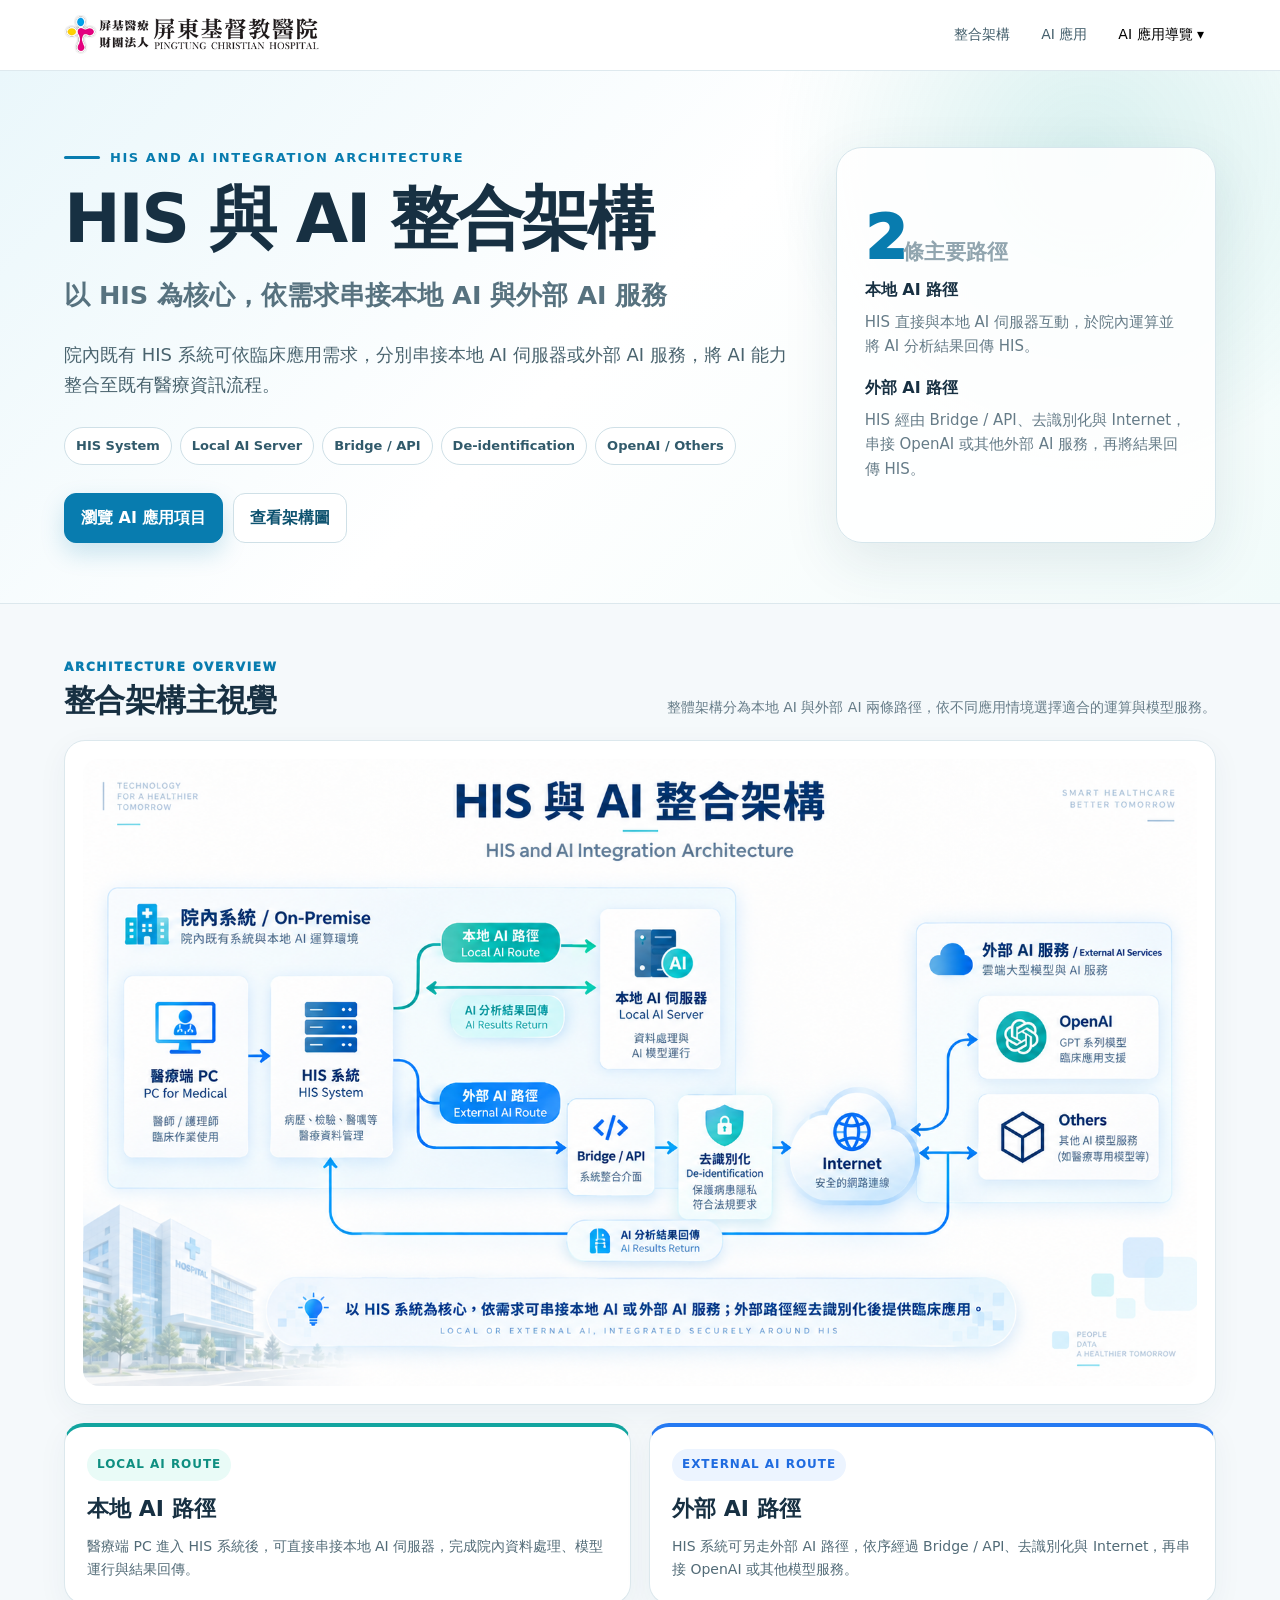
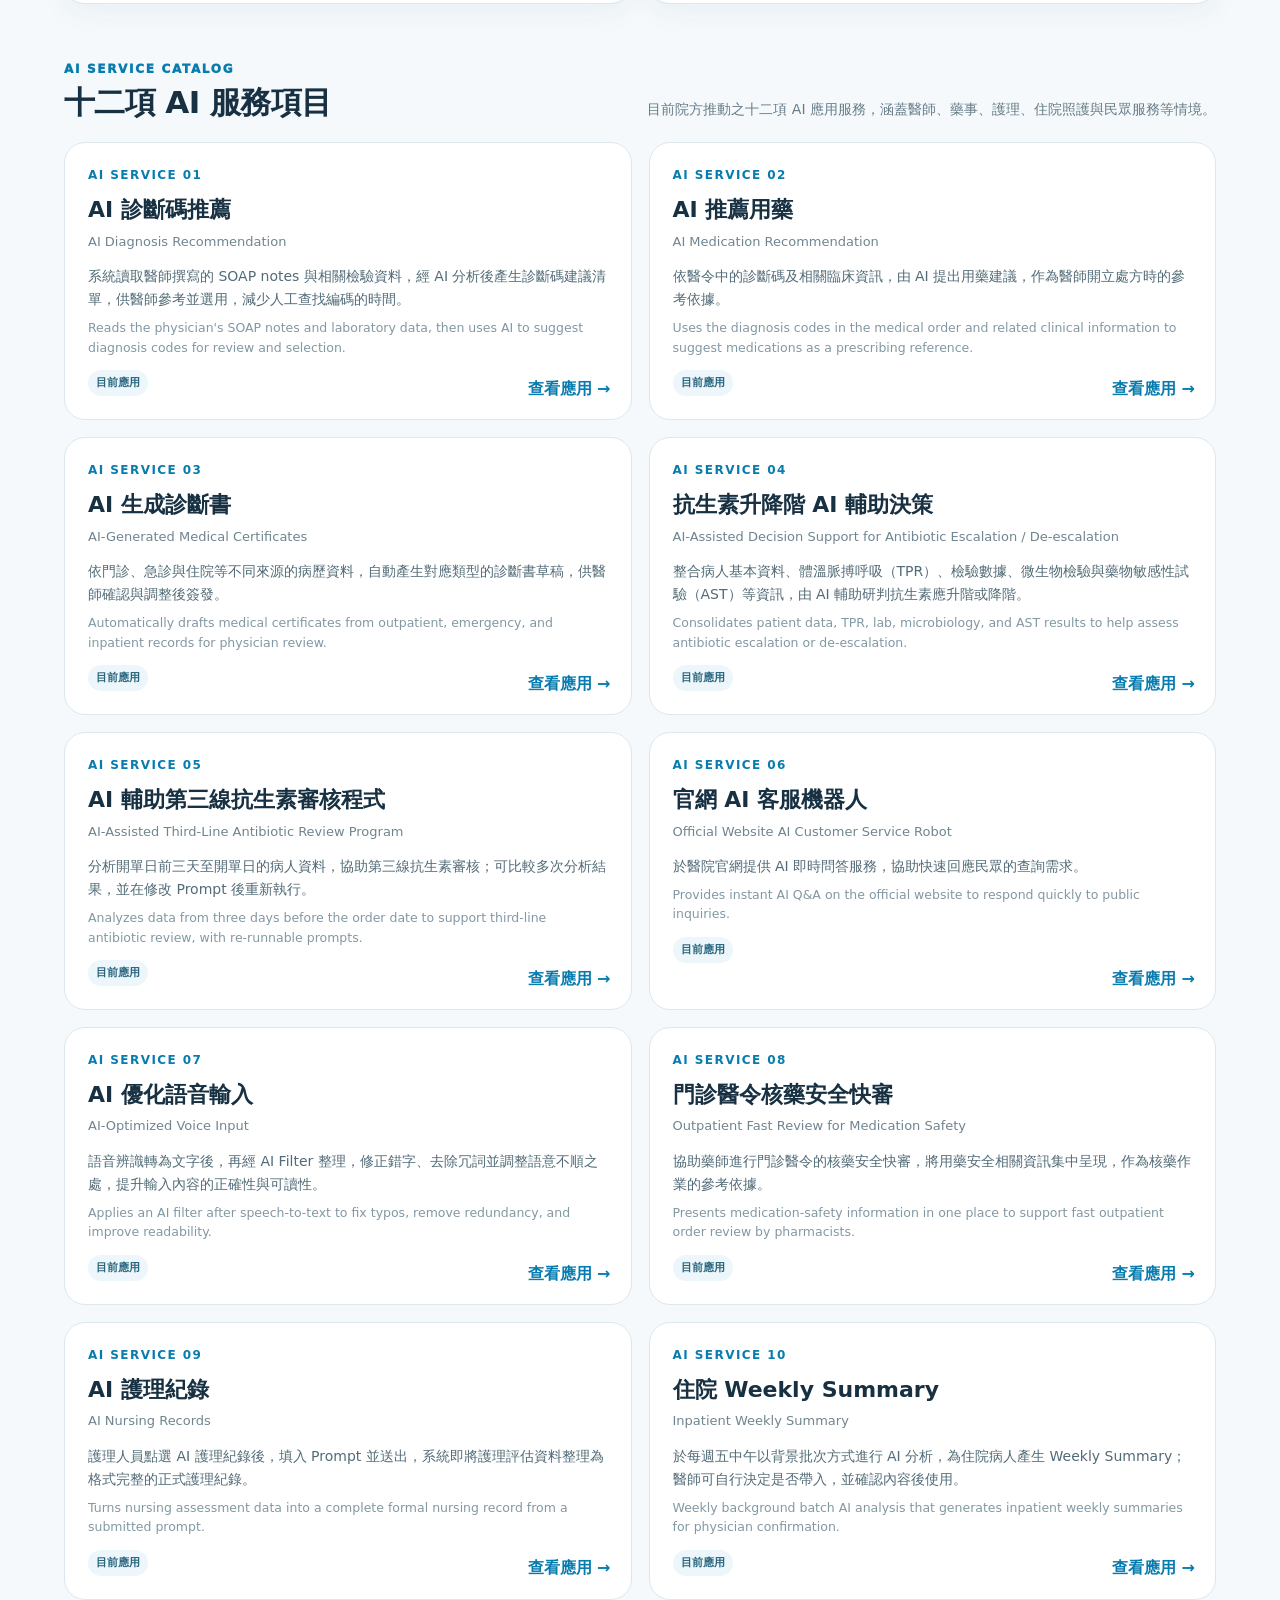
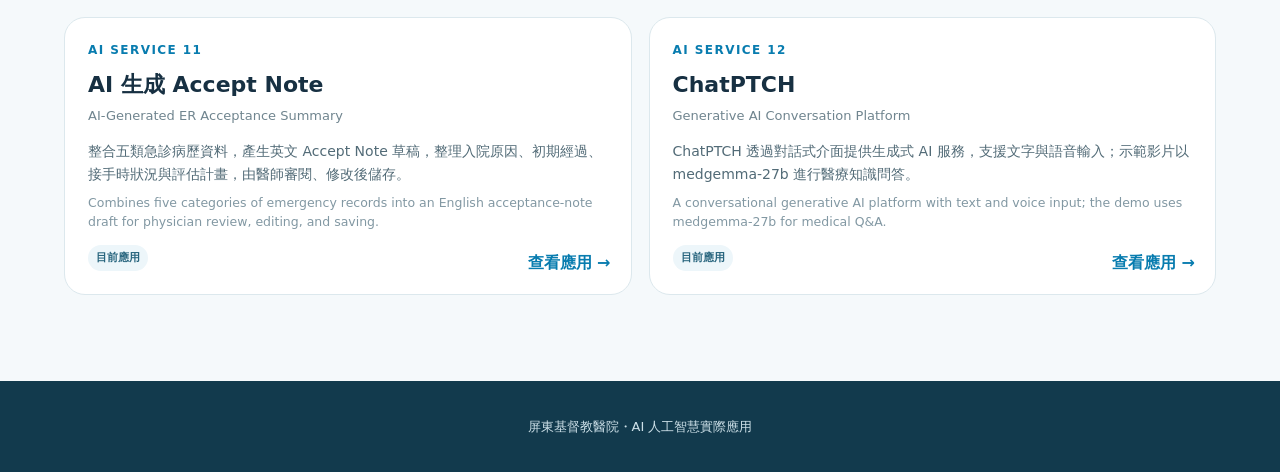
<file: index.html>
<!doctype html>
<html lang="zh-Hant">
<head>
  <meta charset="utf-8">
  <meta name="viewport" content="width=device-width,initial-scale=1">
  <title>AI 人工智慧在屏東基督教醫院的實際應用</title>
  <link rel="stylesheet" href="assets/styles.css?v=2">
</head>
<body>
<header class="topbar">
  <nav class="nav">
    <a class="brand" href="index.html"><img class="brandlogo" src="assets/img/ptch-logo.png" alt="屏基醫療財團法人屏東基督教醫院 PINGTUNG CHRISTIAN HOSPITAL"></a>
    <div class="navlinks">
      <a href="#architecture">整合架構</a>
      <a href="#services">AI 應用</a>
      <button id="openDrawer">AI 應用導覽 ▾</button>
    </div>
  </nav>
</header>

<section id="architecture" class="hero architecture-hero">
  <div class="hero-inner architecture-layout">
    <div>
      <div class="kicker">HIS and AI Integration Architecture</div>
      <h1>HIS 與 AI 整合架構</h1>
      <div class="en">以 HIS 為核心，依需求串接本地 AI 與外部 AI 服務</div>
      <p class="lead">院內既有 HIS 系統可依臨床應用需求，分別串接本地 AI 伺服器或外部 AI 服務，將 AI 能力整合至既有醫療資訊流程。</p>
      <div class="badges">
        <span class="badge">HIS System</span>
        <span class="badge">Local AI Server</span>
        <span class="badge">Bridge / API</span>
        <span class="badge">De-identification</span>
        <span class="badge">OpenAI / Others</span>
      </div>
      <div class="cta-row">
        <a class="btn primary" href="#services">瀏覽 AI 應用項目</a>
        <a class="btn" href="#architecture-diagram">查看架構圖</a>
      </div>
    </div>
    <div class="hero-card architecture-points">
      <div class="num">2<span>條主要路徑</span></div>
      <strong>本地 AI 路徑</strong>
      <p>HIS 直接與本地 AI 伺服器互動，於院內運算並將 AI 分析結果回傳 HIS。</p>
      <strong style="display:block;margin-top:16px">外部 AI 路徑</strong>
      <p>HIS 經由 Bridge / API、去識別化與 Internet，串接 OpenAI 或其他外部 AI 服務，再將結果回傳 HIS。</p>
    </div>
  </div>
</section>

<main>
  <section class="section section-tight" id="architecture-diagram">
    <div class="section-head">
      <div>
        <div class="eyebrow">Architecture Overview</div>
        <h2 class="section-title">整合架構主視覺</h2>
      </div>
      <p class="section-desc">整體架構分為本地 AI 與外部 AI 兩條路徑，依不同應用情境選擇適合的運算與模型服務。</p>
    </div>
    <div class="arch-main-figure panel">
      <img src="assets/img/his-ai-architecture-main.png" alt="HIS 與 AI 整合架構圖">
    </div>
    <div class="route-grid">
      <article class="route-card local-route">
        <div class="route-tag">Local AI Route</div>
        <h3>本地 AI 路徑</h3>
        <p>醫療端 PC 進入 HIS 系統後，可直接串接本地 AI 伺服器，完成院內資料處理、模型運行與結果回傳。</p>
      </article>
      <article class="route-card external-route">
        <div class="route-tag">External AI Route</div>
        <h3>外部 AI 路徑</h3>
        <p>HIS 系統可另走外部 AI 路徑，依序經過 Bridge / API、去識別化與 Internet，再串接 OpenAI 或其他模型服務。</p>
      </article>
    </div>
  </section>

  <section id="services" class="section">
    <div class="section-head">
      <div>
        <div class="eyebrow">AI Service Catalog</div>
        <h2 class="section-title">十二項 AI 服務項目</h2>
      </div>
      <p class="section-desc">目前院方推動之十二項 AI 應用服務，涵蓋醫師、藥事、護理、住院照護與民眾服務等情境。</p>
    </div>
    <div class="service-grid">
      <a class="service-card" href="service-01.html"><div class="service-no">AI SERVICE 01</div><h3>AI 診斷碼推薦</h3><div class="sub">AI Diagnosis Recommendation</div><p>系統讀取醫師撰寫的 SOAP notes 與相關檢驗資料，經 AI 分析後產生診斷碼建議清單，供醫師參考並選用，減少人工查找編碼的時間。</p><p class="en-desc">Reads the physician's SOAP notes and laboratory data, then uses AI to suggest diagnosis codes for review and selection.</p><span class="status">目前應用</span><span class="arrow">查看應用 →</span></a>
      <a class="service-card" href="service-02.html"><div class="service-no">AI SERVICE 02</div><h3>AI 推薦用藥</h3><div class="sub">AI Medication Recommendation</div><p>依醫令中的診斷碼及相關臨床資訊，由 AI 提出用藥建議，作為醫師開立處方時的參考依據。</p><p class="en-desc">Uses the diagnosis codes in the medical order and related clinical information to suggest medications as a prescribing reference.</p><span class="status">目前應用</span><span class="arrow">查看應用 →</span></a>
      <a class="service-card" href="service-03.html"><div class="service-no">AI SERVICE 03</div><h3>AI 生成診斷書</h3><div class="sub">AI-Generated Medical Certificates</div><p>依門診、急診與住院等不同來源的病歷資料，自動產生對應類型的診斷書草稿，供醫師確認與調整後簽發。</p><p class="en-desc">Automatically drafts medical certificates from outpatient, emergency, and inpatient records for physician review.</p><span class="status">目前應用</span><span class="arrow">查看應用 →</span></a>
      <a class="service-card" href="service-04.html"><div class="service-no">AI SERVICE 04</div><h3>抗生素升降階 AI 輔助決策</h3><div class="sub">AI-Assisted Decision Support for Antibiotic Escalation / De-escalation</div><p>整合病人基本資料、體溫脈搏呼吸（TPR）、檢驗數據、微生物檢驗與藥物敏感性試驗（AST）等資訊，由 AI 輔助研判抗生素應升階或降階。</p><p class="en-desc">Consolidates patient data, TPR, lab, microbiology, and AST results to help assess antibiotic escalation or de-escalation.</p><span class="status">目前應用</span><span class="arrow">查看應用 →</span></a>
      <a class="service-card" href="service-05.html"><div class="service-no">AI SERVICE 05</div><h3>AI 輔助第三線抗生素審核程式</h3><div class="sub">AI-Assisted Third-Line Antibiotic Review Program</div><p>分析開單日前三天至開單日的病人資料，協助第三線抗生素審核；可比較多次分析結果，並在修改 Prompt 後重新執行。</p><p class="en-desc">Analyzes data from three days before the order date to support third-line antibiotic review, with re-runnable prompts.</p><span class="status">目前應用</span><span class="arrow">查看應用 →</span></a>
      <a class="service-card" href="service-06.html"><div class="service-no">AI SERVICE 06</div><h3>官網 AI 客服機器人</h3><div class="sub">Official Website AI Customer Service Robot</div><p>於醫院官網提供 AI 即時問答服務，協助快速回應民眾的查詢需求。</p><p class="en-desc">Provides instant AI Q&A on the official website to respond quickly to public inquiries.</p><span class="status">目前應用</span><span class="arrow">查看應用 →</span></a>
      <a class="service-card" href="service-07.html"><div class="service-no">AI SERVICE 07</div><h3>AI 優化語音輸入</h3><div class="sub">AI-Optimized Voice Input</div><p>語音辨識轉為文字後，再經 AI Filter 整理，修正錯字、去除冗詞並調整語意不順之處，提升輸入內容的正確性與可讀性。</p><p class="en-desc">Applies an AI filter after speech-to-text to fix typos, remove redundancy, and improve readability.</p><span class="status">目前應用</span><span class="arrow">查看應用 →</span></a>
      <a class="service-card" href="service-08.html"><div class="service-no">AI SERVICE 08</div><h3>門診醫令核藥安全快審</h3><div class="sub">Outpatient Fast Review for Medication Safety</div><p>協助藥師進行門診醫令的核藥安全快審，將用藥安全相關資訊集中呈現，作為核藥作業的參考依據。</p><p class="en-desc">Presents medication-safety information in one place to support fast outpatient order review by pharmacists.</p><span class="status">目前應用</span><span class="arrow">查看應用 →</span></a>
      <a class="service-card" href="service-09.html"><div class="service-no">AI SERVICE 09</div><h3>AI 護理紀錄</h3><div class="sub">AI Nursing Records</div><p>護理人員點選 AI 護理紀錄後，填入 Prompt 並送出，系統即將護理評估資料整理為格式完整的正式護理紀錄。</p><p class="en-desc">Turns nursing assessment data into a complete formal nursing record from a submitted prompt.</p><span class="status">目前應用</span><span class="arrow">查看應用 →</span></a>
      <a class="service-card" href="service-10.html"><div class="service-no">AI SERVICE 10</div><h3>住院 Weekly Summary</h3><div class="sub">Inpatient Weekly Summary</div><p>於每週五中午以背景批次方式進行 AI 分析，為住院病人產生 Weekly Summary；醫師可自行決定是否帶入，並確認內容後使用。</p><p class="en-desc">Weekly background batch AI analysis that generates inpatient weekly summaries for physician confirmation.</p><span class="status">目前應用</span><span class="arrow">查看應用 →</span></a>

      <a class="service-card" href="service-11.html"><div class="service-no">AI SERVICE 11</div><h3>AI 生成 Accept Note</h3><div class="sub">AI-Generated ER Acceptance Summary</div><p>整合五類急診病歷資料，產生英文 Accept Note 草稿，整理入院原因、初期經過、接手時狀況與評估計畫，由醫師審閱、修改後儲存。</p><p class="en-desc">Combines five categories of emergency records into an English acceptance-note draft for physician review, editing, and saving.</p><span class="status">目前應用</span><span class="arrow">查看應用 →</span></a>
      <a class="service-card" href="service-12.html"><div class="service-no">AI SERVICE 12</div><h3>ChatPTCH</h3><div class="sub">Generative AI Conversation Platform</div><p>ChatPTCH 透過對話式介面提供生成式 AI 服務，支援文字與語音輸入；示範影片以 medgemma-27b 進行醫療知識問答。</p><p class="en-desc">A conversational generative AI platform with text and voice input; the demo uses medgemma-27b for medical Q&A.</p><span class="status">目前應用</span><span class="arrow">查看應用 →</span></a>
    </div>
  </section>
</main>

<footer class="footer">屏東基督教醫院・AI 人工智慧實際應用</footer>
<div class="lightbox" id="lightbox"><button class="close" aria-label="關閉">×</button><img id="lightboxImg" alt="放大畫面"></div>
<div class="drawer" id="drawer"><div class="drawer-bg"></div><aside class="drawer-panel"><div class="drawer-header"><div><strong>AI 應用項目</strong><div style="color:#78909b;font-size:12px">AI Services</div></div><button id="closeDrawer" style="border:0;background:#edf4f7;border-radius:50%;width:38px;height:38px;cursor:pointer">×</button></div><div class="drawer-list"><a class="drawer-item drawer-home" href="index.html">← 回到首頁</a><a class="drawer-item" href="service-01.html"><b>01</b>　AI 診斷碼推薦</a><a class="drawer-item" href="service-02.html"><b>02</b>　AI 推薦用藥</a><a class="drawer-item" href="service-03.html"><b>03</b>　AI 生成診斷書</a><a class="drawer-item" href="service-04.html"><b>04</b>　抗生素升降階 AI 輔助決策</a><a class="drawer-item" href="service-05.html"><b>05</b>　AI 輔助第三線抗生素審核程式</a><a class="drawer-item" href="service-06.html"><b>06</b>　官網 AI 客服機器人</a><a class="drawer-item" href="service-07.html"><b>07</b>　AI 優化語音輸入</a><a class="drawer-item" href="service-08.html"><b>08</b>　門診醫令核藥安全快審</a><a class="drawer-item" href="service-09.html"><b>09</b>　AI 護理紀錄</a><a class="drawer-item" href="service-10.html"><b>10</b>　住院 Weekly Summary</a><a class="drawer-item" href="service-11.html"><b>11</b>　AI 生成 Accept Note</a><a class="drawer-item" href="service-12.html"><b>12</b>　ChatPTCH</a></div></aside></div>
<script src="assets/site.js"></script>
</body>
</html>
</file>
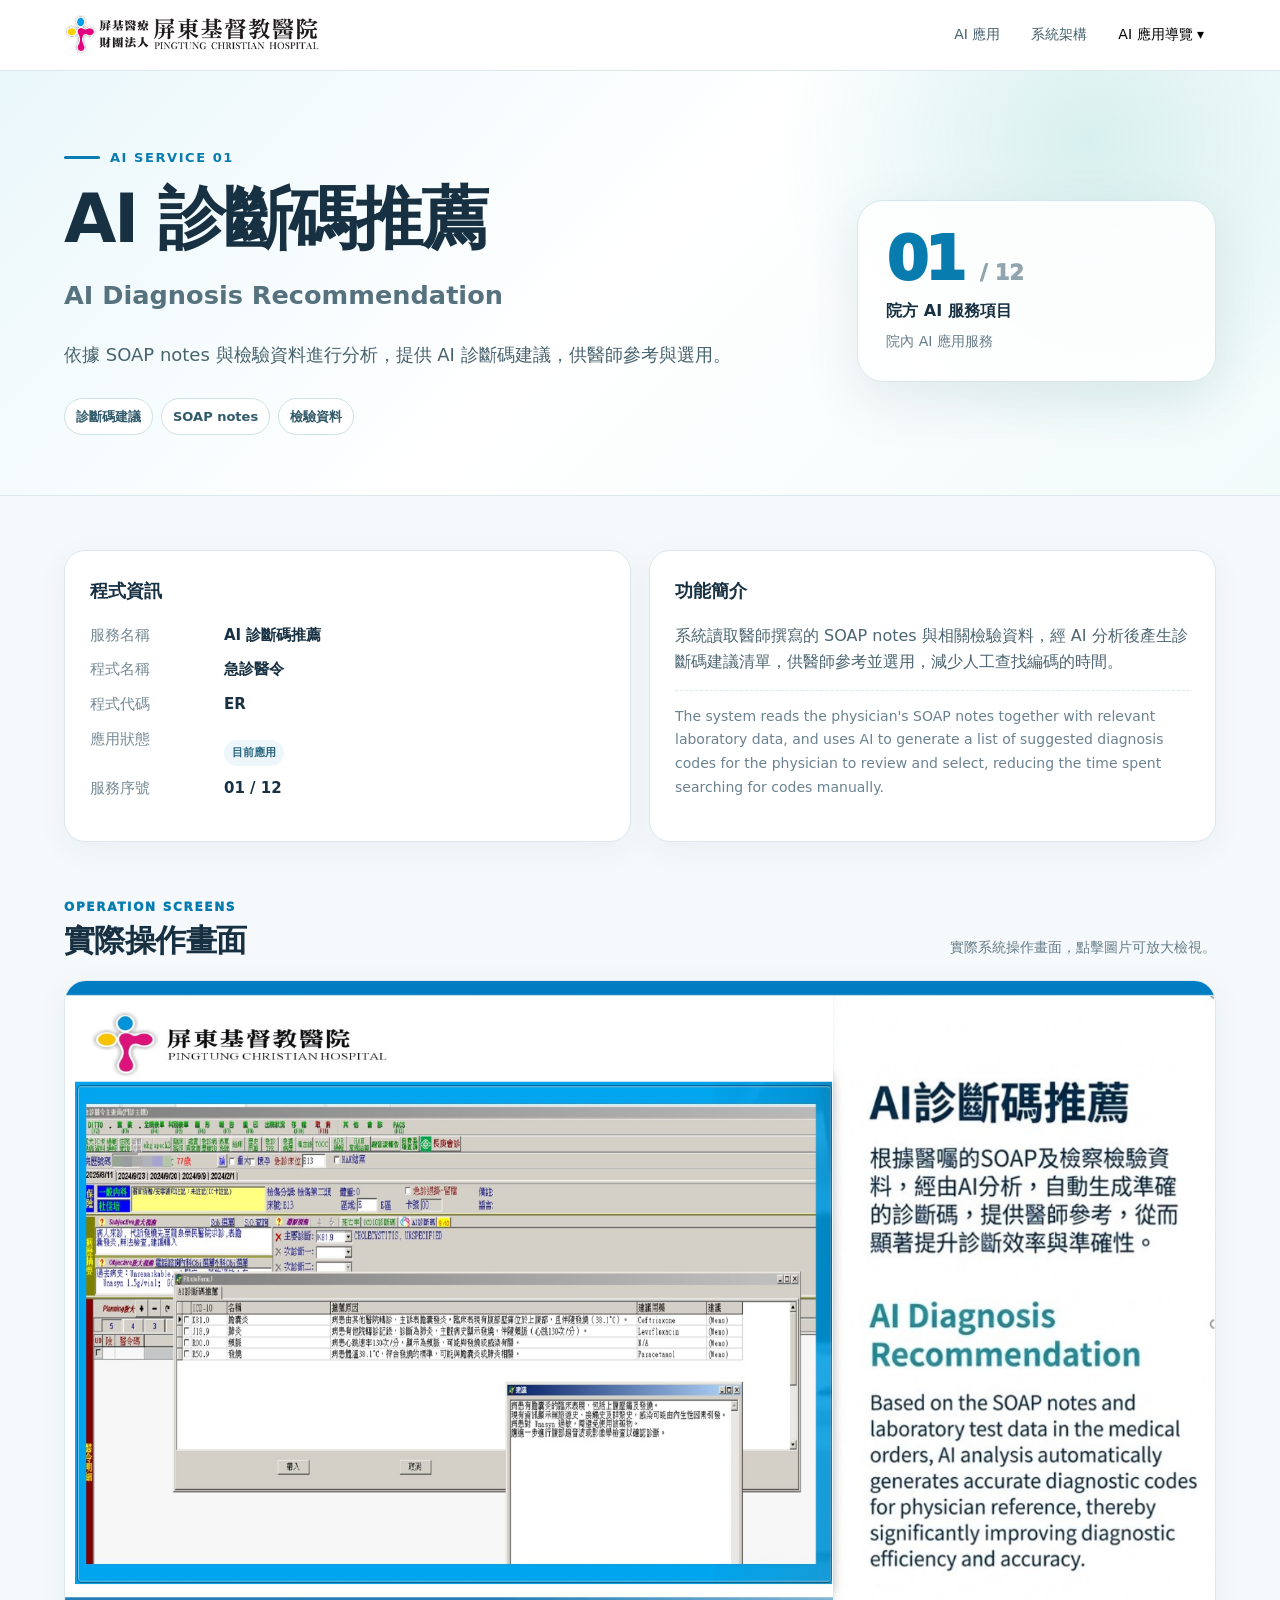
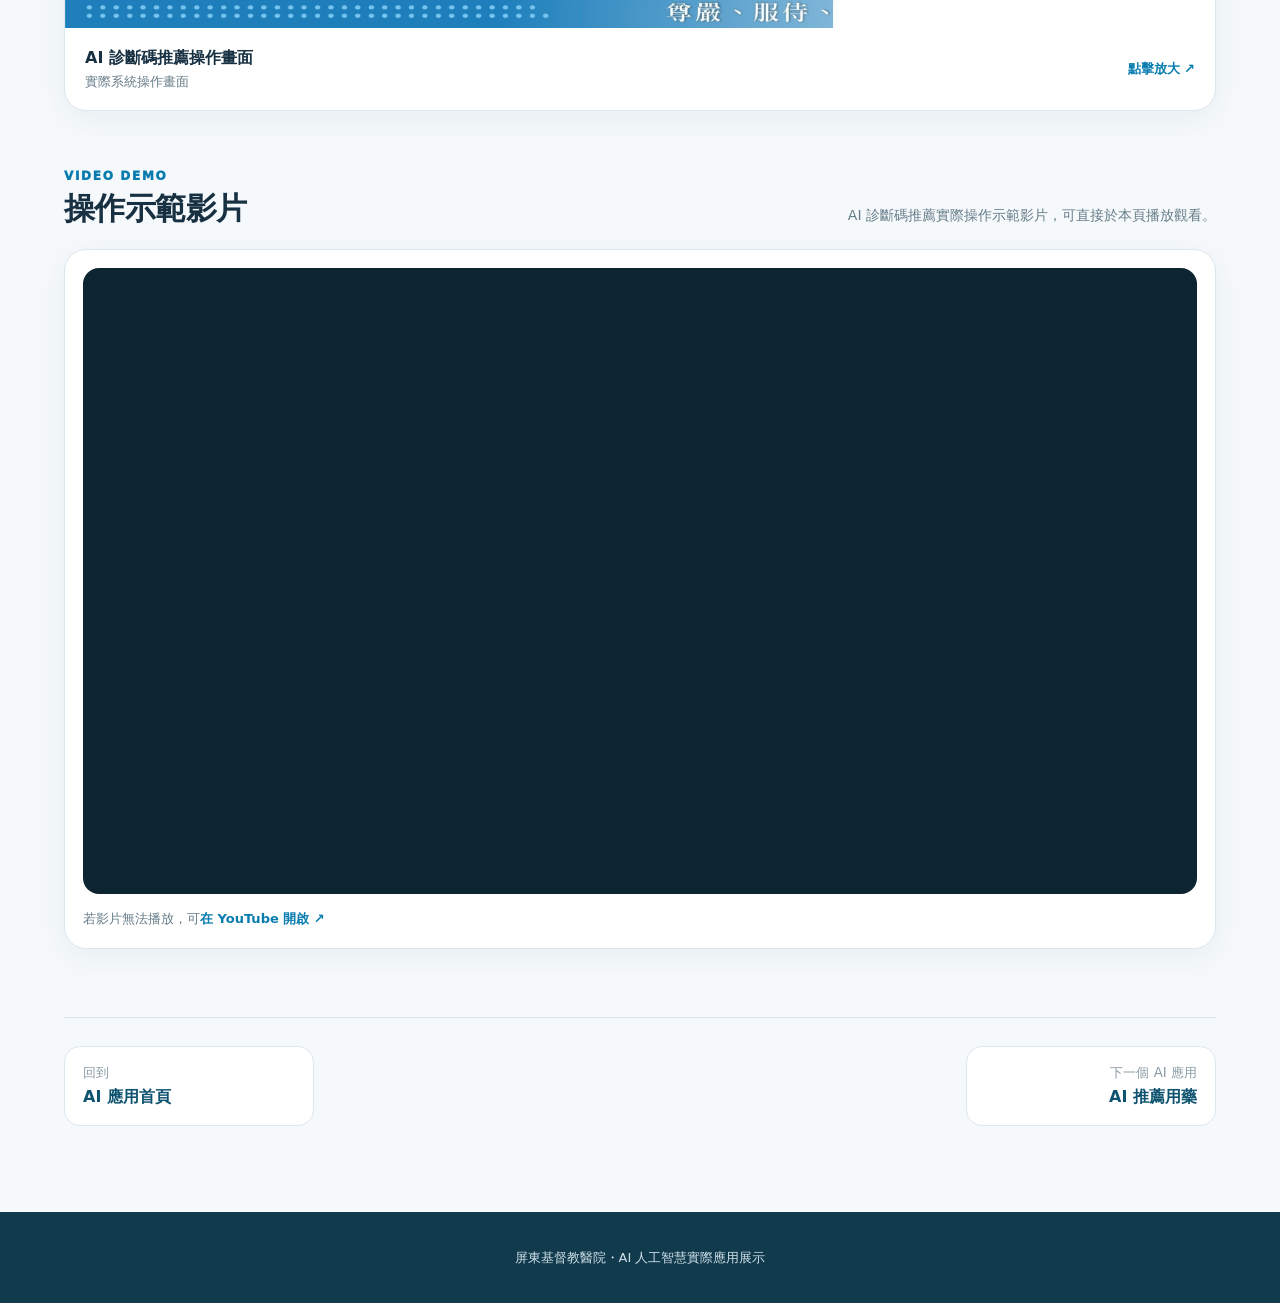
<file: service-01.html>
<!doctype html><html lang="zh-Hant"><head><meta charset="utf-8"><meta name="viewport" content="width=device-width,initial-scale=1"><title>AI 診斷碼推薦｜屏東基督教醫院 AI 應用</title><link rel="stylesheet" href="assets/styles.css?v=2"></head><body><header class="topbar"><nav class="nav"><a class="brand" href="index.html"><img class="brandlogo" src="assets/img/ptch-logo.png" alt="屏基醫療財團法人屏東基督教醫院 PINGTUNG CHRISTIAN HOSPITAL"></a><div class="navlinks"><a href="index.html#services">AI 應用</a><a href="index.html#architecture">系統架構</a><button id="openDrawer">AI 應用導覽 ▾</button></div></nav></header>
<section class="hero"><div class="hero-inner"><div><div class="kicker">AI Service 01</div><h1>AI 診斷碼推薦</h1><div class="en">AI Diagnosis Recommendation</div><p class="lead">依據 SOAP notes 與檢驗資料進行分析，提供 AI 診斷碼建議，供醫師參考與選用。</p><div class="badges"><span class="badge">診斷碼建議</span><span class="badge">SOAP notes</span><span class="badge">檢驗資料</span></div></div><aside class="hero-card"><div class="num">01 <span>/ 12</span></div><strong>院方 AI 服務項目</strong><p>院內 AI 應用服務</p></aside></div></section>
<main><section class="info-grid"><article class="panel"><h2>程式資訊</h2><dl class="meta"><dt>服務名稱</dt><dd>AI 診斷碼推薦</dd><dt>程式名稱</dt><dd>急診醫令</dd><dt>程式代碼</dt><dd>ER</dd><dt>應用狀態</dt><dd><span class="status ">目前應用</span></dd><dt>服務序號</dt><dd>01 / 12</dd></dl></article><article class="panel"><h2>功能簡介</h2><p class="summary">系統讀取醫師撰寫的 SOAP notes 與相關檢驗資料，經 AI 分析後產生診斷碼建議清單，供醫師參考並選用，減少人工查找編碼的時間。</p><p class="summary-en">The system reads the physician's SOAP notes together with relevant laboratory data, and uses AI to generate a list of suggested diagnosis codes for the physician to review and select, reducing the time spent searching for codes manually.</p></article></section>
<section id="screens" class="section"><div class="section-head"><div><div class="eyebrow">Operation Screens</div><h2 class="section-title">實際操作畫面</h2></div><p class="section-desc">實際系統操作畫面，點擊圖片可放大檢視。</p></div><div class="gallery"><figure class="figure"><button class="zoomable"><img src="assets/img/slide-3.png" alt="AI 診斷碼推薦操作畫面"></button><figcaption><div><div class="caption-title">AI 診斷碼推薦操作畫面</div><div class="caption-sub">實際系統操作畫面</div></div><div class="zoom">點擊放大 ↗</div></figcaption></figure></div></section>
<section id="video" class="section"><div class="section-head"><div><div class="eyebrow">Video Demo</div><h2 class="section-title">操作示範影片</h2></div><p class="section-desc">AI 診斷碼推薦實際操作示範影片，可直接於本頁播放觀看。</p></div><div class="video-frame"><div class="video-embed"><iframe src="https://www.youtube-nocookie.com/embed/SEVgKGVMVjM?rel=0" title="AI 診斷碼推薦操作示範影片" loading="lazy" allow="accelerometer; autoplay; clipboard-write; encrypted-media; gyroscope; picture-in-picture; web-share" referrerpolicy="strict-origin-when-cross-origin" allowfullscreen></iframe></div><p class="video-note">若影片無法播放，可<a href="https://youtu.be/SEVgKGVMVjM" target="_blank" rel="noopener">在 YouTube 開啟 ↗</a></p></div></section>

<nav class="pager"><a href="index.html"><small>回到</small><strong>AI 應用首頁</strong></a><a href="service-02.html" style="text-align:right"><small>下一個 AI 應用</small><strong>AI 推薦用藥</strong></a></nav></main><footer class="footer">屏東基督教醫院・AI 人工智慧實際應用展示</footer><div class="lightbox" id="lightbox"><button class="close" aria-label="關閉">×</button><img id="lightboxImg" alt="放大畫面"></div><div class="drawer" id="drawer"><div class="drawer-bg"></div><aside class="drawer-panel"><div class="drawer-header"><div><strong>AI 應用項目</strong><div style="color:#78909b;font-size:12px">AI Services</div></div><button id="closeDrawer" style="border:0;background:#edf4f7;border-radius:50%;width:38px;height:38px;cursor:pointer">×</button></div><div class="drawer-list"><a class="drawer-item drawer-home" href="index.html">← 回到首頁</a><a class="drawer-item active" href="service-01.html"><b>01</b>　AI 診斷碼推薦</a><a class="drawer-item" href="service-02.html"><b>02</b>　AI 推薦用藥</a><a class="drawer-item" href="service-03.html"><b>03</b>　AI 生成診斷書</a><a class="drawer-item" href="service-04.html"><b>04</b>　抗生素升降階 AI 輔助決策</a><a class="drawer-item" href="service-05.html"><b>05</b>　AI 輔助第三線抗生素審核程式</a><a class="drawer-item" href="service-06.html"><b>06</b>　官網 AI 客服機器人</a><a class="drawer-item" href="service-07.html"><b>07</b>　AI 優化語音輸入</a><a class="drawer-item" href="service-08.html"><b>08</b>　門診醫令核藥安全快審</a><a class="drawer-item" href="service-09.html"><b>09</b>　AI 護理紀錄</a><a class="drawer-item" href="service-10.html"><b>10</b>　住院 Weekly Summary</a><a class="drawer-item" href="service-11.html"><b>11</b>　AI 生成 Accept Note</a><a class="drawer-item" href="service-12.html"><b>12</b>　ChatPTCH</a></div></aside></div><script src="assets/site.js"></script></body></html>
</file>
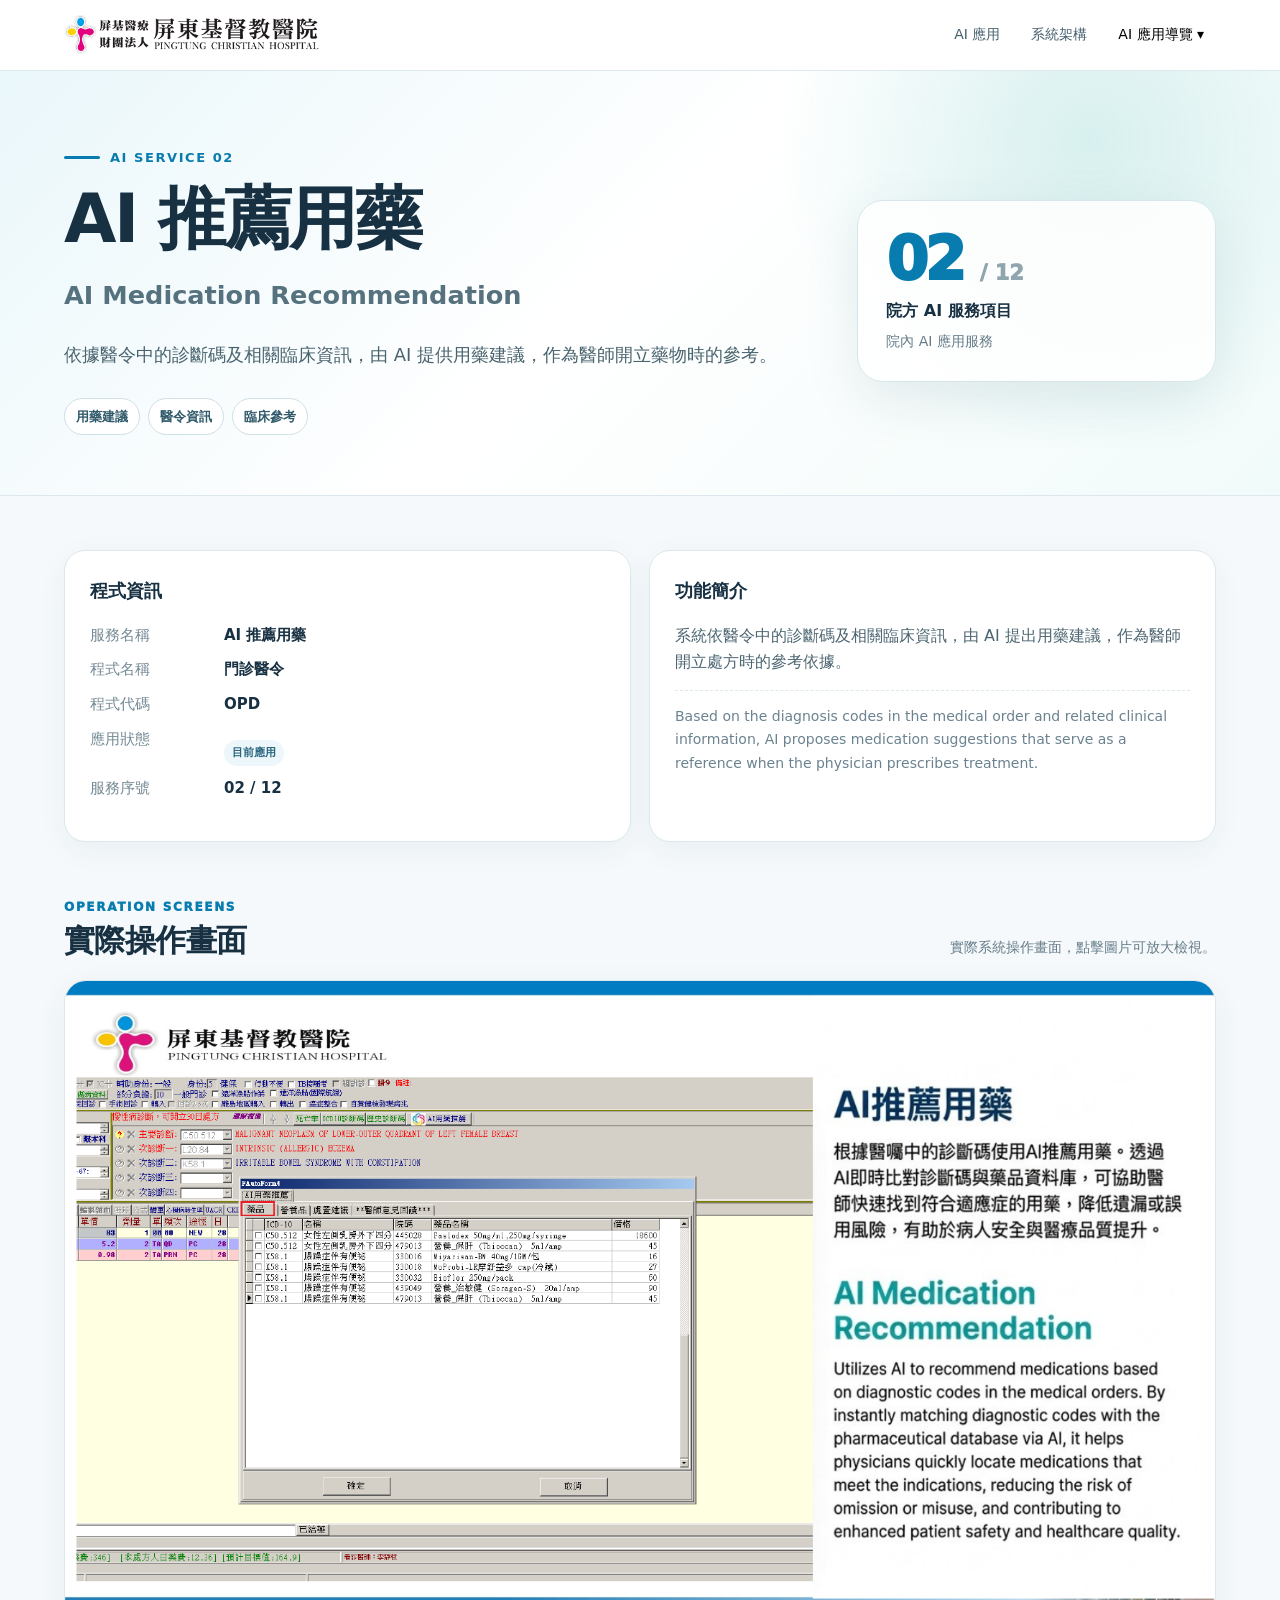
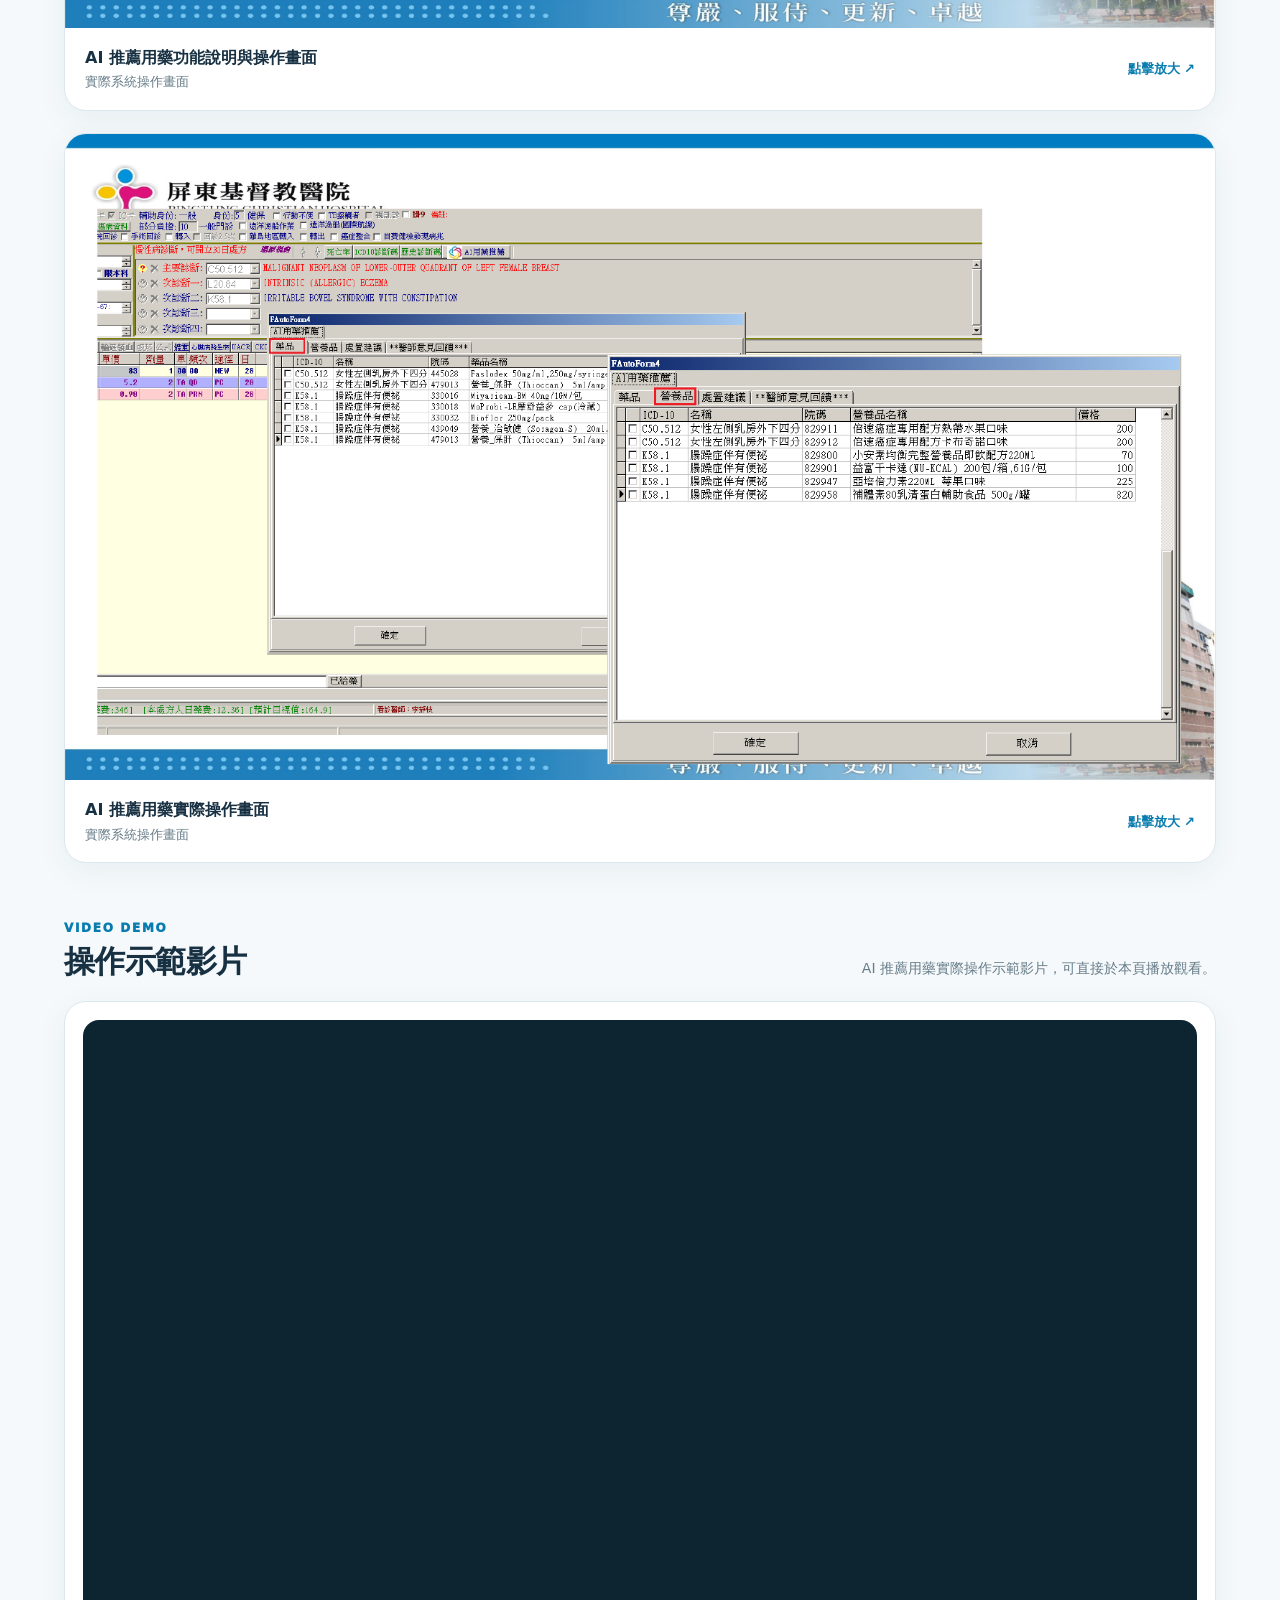
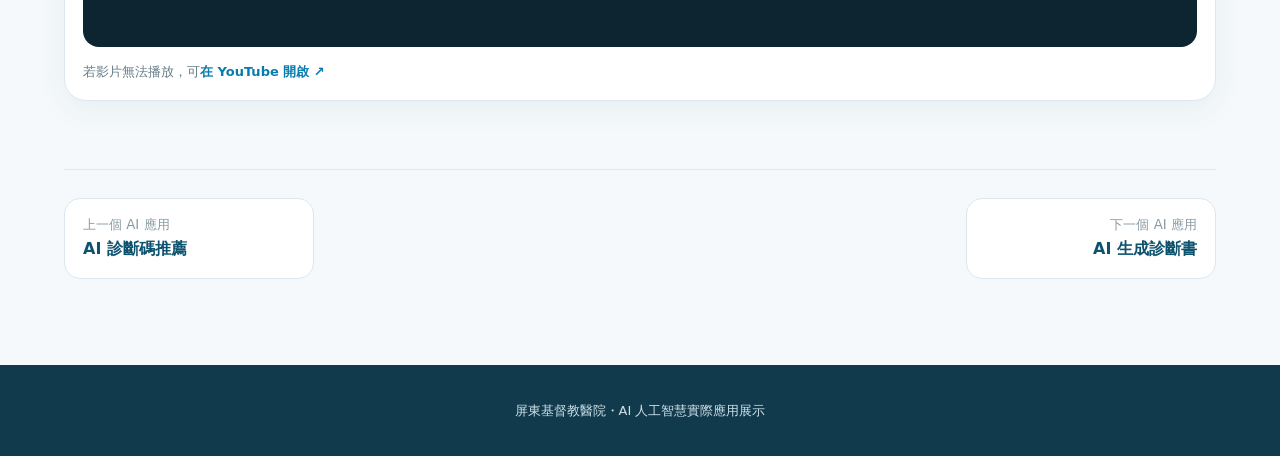
<file: service-02.html>
<!doctype html><html lang="zh-Hant"><head><meta charset="utf-8"><meta name="viewport" content="width=device-width,initial-scale=1"><title>AI 推薦用藥｜屏東基督教醫院 AI 應用</title><link rel="stylesheet" href="assets/styles.css?v=2"></head><body><header class="topbar"><nav class="nav"><a class="brand" href="index.html"><img class="brandlogo" src="assets/img/ptch-logo.png" alt="屏基醫療財團法人屏東基督教醫院 PINGTUNG CHRISTIAN HOSPITAL"></a><div class="navlinks"><a href="index.html#services">AI 應用</a><a href="index.html#architecture">系統架構</a><button id="openDrawer">AI 應用導覽 ▾</button></div></nav></header>
<section class="hero"><div class="hero-inner"><div><div class="kicker">AI Service 02</div><h1>AI 推薦用藥</h1><div class="en">AI Medication Recommendation</div><p class="lead">依據醫令中的診斷碼及相關臨床資訊，由 AI 提供用藥建議，作為醫師開立藥物時的參考。</p><div class="badges"><span class="badge">用藥建議</span><span class="badge">醫令資訊</span><span class="badge">臨床參考</span></div></div><aside class="hero-card"><div class="num">02 <span>/ 12</span></div><strong>院方 AI 服務項目</strong><p>院內 AI 應用服務</p></aside></div></section>
<main><section class="info-grid"><article class="panel"><h2>程式資訊</h2><dl class="meta"><dt>服務名稱</dt><dd>AI 推薦用藥</dd><dt>程式名稱</dt><dd>門診醫令</dd><dt>程式代碼</dt><dd>OPD</dd><dt>應用狀態</dt><dd><span class="status ">目前應用</span></dd><dt>服務序號</dt><dd>02 / 12</dd></dl></article><article class="panel"><h2>功能簡介</h2><p class="summary">系統依醫令中的診斷碼及相關臨床資訊，由 AI 提出用藥建議，作為醫師開立處方時的參考依據。</p><p class="summary-en">Based on the diagnosis codes in the medical order and related clinical information, AI proposes medication suggestions that serve as a reference when the physician prescribes treatment.</p></article></section>
<section id="screens" class="section"><div class="section-head"><div><div class="eyebrow">Operation Screens</div><h2 class="section-title">實際操作畫面</h2></div><p class="section-desc">實際系統操作畫面，點擊圖片可放大檢視。</p></div><div class="gallery"><figure class="figure"><button class="zoomable"><img src="assets/img/slide-4.png" alt="AI 推薦用藥功能說明與操作畫面"></button><figcaption><div><div class="caption-title">AI 推薦用藥功能說明與操作畫面</div><div class="caption-sub">實際系統操作畫面</div></div><div class="zoom">點擊放大 ↗</div></figcaption></figure><figure class="figure"><button class="zoomable"><img src="assets/img/slide-5.png" alt="AI 推薦用藥實際操作畫面"></button><figcaption><div><div class="caption-title">AI 推薦用藥實際操作畫面</div><div class="caption-sub">實際系統操作畫面</div></div><div class="zoom">點擊放大 ↗</div></figcaption></figure></div></section>
<section id="video" class="section"><div class="section-head"><div><div class="eyebrow">Video Demo</div><h2 class="section-title">操作示範影片</h2></div><p class="section-desc">AI 推薦用藥實際操作示範影片，可直接於本頁播放觀看。</p></div><div class="video-frame"><div class="video-embed"><iframe src="https://www.youtube-nocookie.com/embed/4rUekRWB0w4?rel=0" title="AI 推薦用藥操作示範影片" loading="lazy" allow="accelerometer; autoplay; clipboard-write; encrypted-media; gyroscope; picture-in-picture; web-share" referrerpolicy="strict-origin-when-cross-origin" allowfullscreen></iframe></div><p class="video-note">若影片無法播放，可<a href="https://youtu.be/4rUekRWB0w4" target="_blank" rel="noopener">在 YouTube 開啟 ↗</a></p></div></section>

<nav class="pager"><a href="service-01.html"><small>上一個 AI 應用</small><strong>AI 診斷碼推薦</strong></a><a href="service-03.html" style="text-align:right"><small>下一個 AI 應用</small><strong>AI 生成診斷書</strong></a></nav></main><footer class="footer">屏東基督教醫院・AI 人工智慧實際應用展示</footer><div class="lightbox" id="lightbox"><button class="close" aria-label="關閉">×</button><img id="lightboxImg" alt="放大畫面"></div><div class="drawer" id="drawer"><div class="drawer-bg"></div><aside class="drawer-panel"><div class="drawer-header"><div><strong>AI 應用項目</strong><div style="color:#78909b;font-size:12px">AI Services</div></div><button id="closeDrawer" style="border:0;background:#edf4f7;border-radius:50%;width:38px;height:38px;cursor:pointer">×</button></div><div class="drawer-list"><a class="drawer-item drawer-home" href="index.html">← 回到首頁</a><a class="drawer-item" href="service-01.html"><b>01</b>　AI 診斷碼推薦</a><a class="drawer-item active" href="service-02.html"><b>02</b>　AI 推薦用藥</a><a class="drawer-item" href="service-03.html"><b>03</b>　AI 生成診斷書</a><a class="drawer-item" href="service-04.html"><b>04</b>　抗生素升降階 AI 輔助決策</a><a class="drawer-item" href="service-05.html"><b>05</b>　AI 輔助第三線抗生素審核程式</a><a class="drawer-item" href="service-06.html"><b>06</b>　官網 AI 客服機器人</a><a class="drawer-item" href="service-07.html"><b>07</b>　AI 優化語音輸入</a><a class="drawer-item" href="service-08.html"><b>08</b>　門診醫令核藥安全快審</a><a class="drawer-item" href="service-09.html"><b>09</b>　AI 護理紀錄</a><a class="drawer-item" href="service-10.html"><b>10</b>　住院 Weekly Summary</a><a class="drawer-item" href="service-11.html"><b>11</b>　AI 生成 Accept Note</a><a class="drawer-item" href="service-12.html"><b>12</b>　ChatPTCH</a></div></aside></div><script src="assets/site.js"></script></body></html>
</file>
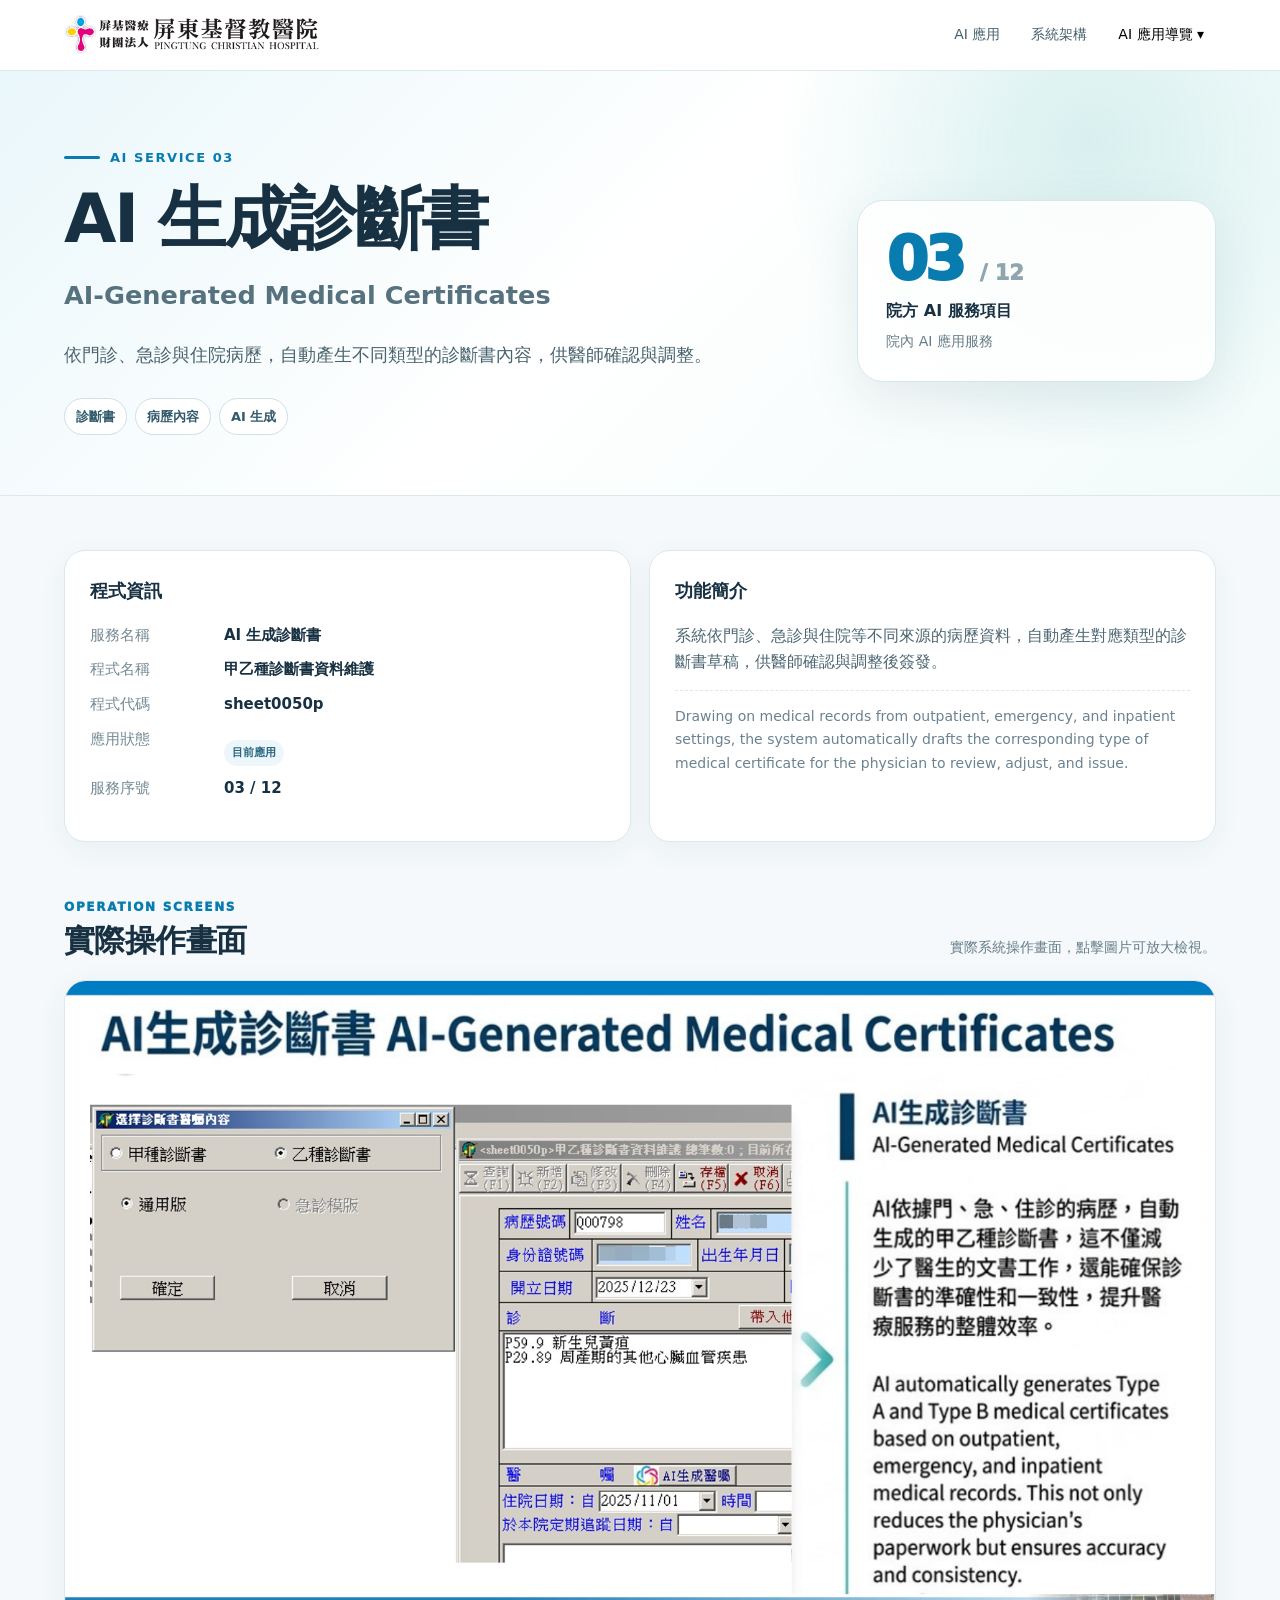
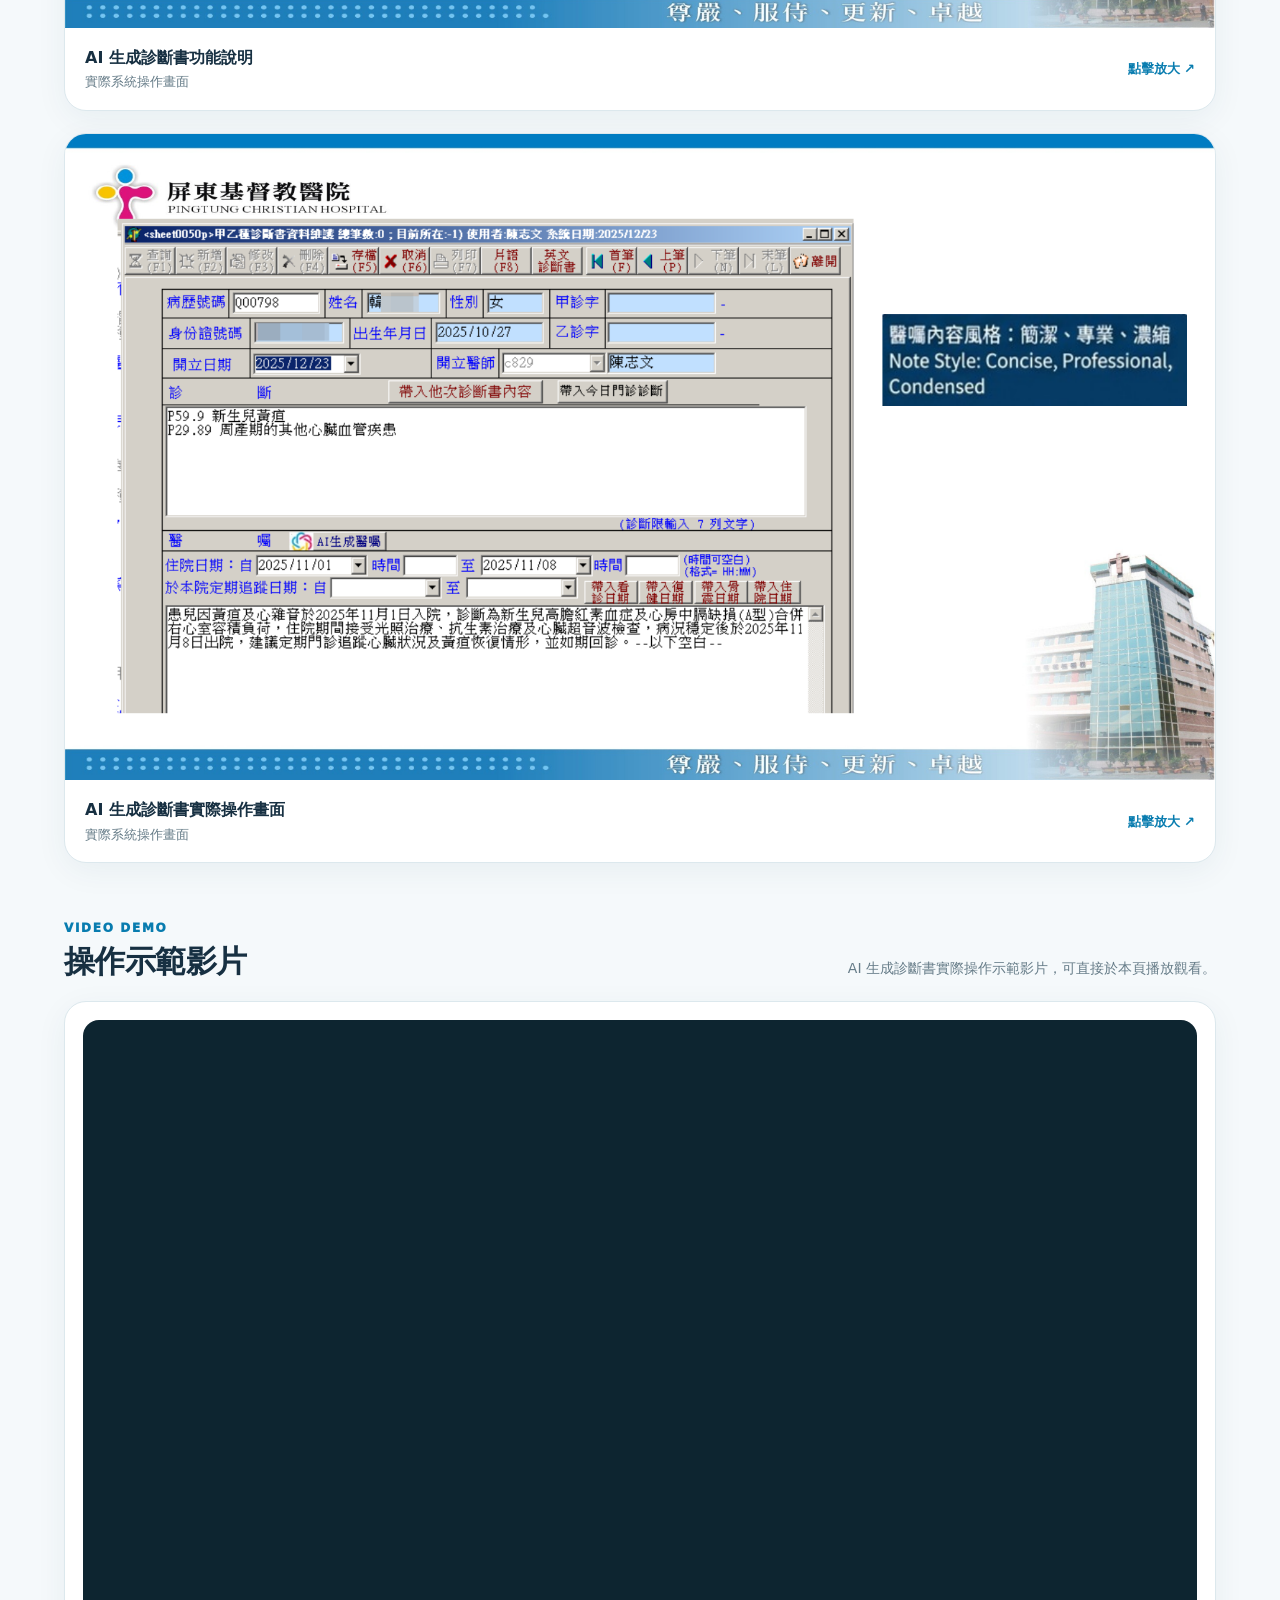
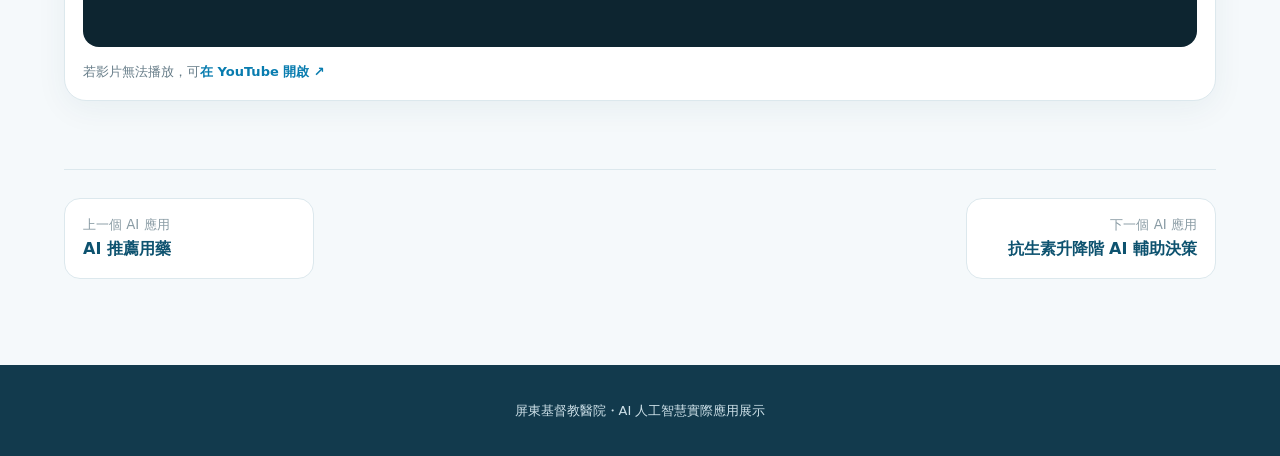
<file: service-03.html>
<!doctype html><html lang="zh-Hant"><head><meta charset="utf-8"><meta name="viewport" content="width=device-width,initial-scale=1"><title>AI 生成診斷書｜屏東基督教醫院 AI 應用</title><link rel="stylesheet" href="assets/styles.css?v=2"></head><body><header class="topbar"><nav class="nav"><a class="brand" href="index.html"><img class="brandlogo" src="assets/img/ptch-logo.png" alt="屏基醫療財團法人屏東基督教醫院 PINGTUNG CHRISTIAN HOSPITAL"></a><div class="navlinks"><a href="index.html#services">AI 應用</a><a href="index.html#architecture">系統架構</a><button id="openDrawer">AI 應用導覽 ▾</button></div></nav></header>
<section class="hero"><div class="hero-inner"><div><div class="kicker">AI Service 03</div><h1>AI 生成診斷書</h1><div class="en">AI-Generated Medical Certificates</div><p class="lead">依門診、急診與住院病歷，自動產生不同類型的診斷書內容，供醫師確認與調整。</p><div class="badges"><span class="badge">診斷書</span><span class="badge">病歷內容</span><span class="badge">AI 生成</span></div></div><aside class="hero-card"><div class="num">03 <span>/ 12</span></div><strong>院方 AI 服務項目</strong><p>院內 AI 應用服務</p></aside></div></section>
<main><section class="info-grid"><article class="panel"><h2>程式資訊</h2><dl class="meta"><dt>服務名稱</dt><dd>AI 生成診斷書</dd><dt>程式名稱</dt><dd>甲乙種診斷書資料維護</dd><dt>程式代碼</dt><dd>sheet0050p</dd><dt>應用狀態</dt><dd><span class="status ">目前應用</span></dd><dt>服務序號</dt><dd>03 / 12</dd></dl></article><article class="panel"><h2>功能簡介</h2><p class="summary">系統依門診、急診與住院等不同來源的病歷資料，自動產生對應類型的診斷書草稿，供醫師確認與調整後簽發。</p><p class="summary-en">Drawing on medical records from outpatient, emergency, and inpatient settings, the system automatically drafts the corresponding type of medical certificate for the physician to review, adjust, and issue.</p></article></section>
<section id="screens" class="section"><div class="section-head"><div><div class="eyebrow">Operation Screens</div><h2 class="section-title">實際操作畫面</h2></div><p class="section-desc">實際系統操作畫面，點擊圖片可放大檢視。</p></div><div class="gallery"><figure class="figure"><button class="zoomable"><img src="assets/img/slide-6.png" alt="AI 生成診斷書功能說明"></button><figcaption><div><div class="caption-title">AI 生成診斷書功能說明</div><div class="caption-sub">實際系統操作畫面</div></div><div class="zoom">點擊放大 ↗</div></figcaption></figure><figure class="figure"><button class="zoomable"><img src="assets/img/slide-7.png" alt="AI 生成診斷書實際操作畫面"></button><figcaption><div><div class="caption-title">AI 生成診斷書實際操作畫面</div><div class="caption-sub">實際系統操作畫面</div></div><div class="zoom">點擊放大 ↗</div></figcaption></figure></div></section>
<section id="video" class="section"><div class="section-head"><div><div class="eyebrow">Video Demo</div><h2 class="section-title">操作示範影片</h2></div><p class="section-desc">AI 生成診斷書實際操作示範影片，可直接於本頁播放觀看。</p></div><div class="video-frame"><div class="video-embed"><iframe src="https://www.youtube-nocookie.com/embed/uZrqJyo6OLA?rel=0" title="AI 生成診斷書操作示範影片" loading="lazy" allow="accelerometer; autoplay; clipboard-write; encrypted-media; gyroscope; picture-in-picture; web-share" referrerpolicy="strict-origin-when-cross-origin" allowfullscreen></iframe></div><p class="video-note">若影片無法播放，可<a href="https://youtu.be/uZrqJyo6OLA" target="_blank" rel="noopener">在 YouTube 開啟 ↗</a></p></div></section>

<nav class="pager"><a href="service-02.html"><small>上一個 AI 應用</small><strong>AI 推薦用藥</strong></a><a href="service-04.html" style="text-align:right"><small>下一個 AI 應用</small><strong>抗生素升降階 AI 輔助決策</strong></a></nav></main><footer class="footer">屏東基督教醫院・AI 人工智慧實際應用展示</footer><div class="lightbox" id="lightbox"><button class="close" aria-label="關閉">×</button><img id="lightboxImg" alt="放大畫面"></div><div class="drawer" id="drawer"><div class="drawer-bg"></div><aside class="drawer-panel"><div class="drawer-header"><div><strong>AI 應用項目</strong><div style="color:#78909b;font-size:12px">AI Services</div></div><button id="closeDrawer" style="border:0;background:#edf4f7;border-radius:50%;width:38px;height:38px;cursor:pointer">×</button></div><div class="drawer-list"><a class="drawer-item drawer-home" href="index.html">← 回到首頁</a><a class="drawer-item" href="service-01.html"><b>01</b>　AI 診斷碼推薦</a><a class="drawer-item" href="service-02.html"><b>02</b>　AI 推薦用藥</a><a class="drawer-item active" href="service-03.html"><b>03</b>　AI 生成診斷書</a><a class="drawer-item" href="service-04.html"><b>04</b>　抗生素升降階 AI 輔助決策</a><a class="drawer-item" href="service-05.html"><b>05</b>　AI 輔助第三線抗生素審核程式</a><a class="drawer-item" href="service-06.html"><b>06</b>　官網 AI 客服機器人</a><a class="drawer-item" href="service-07.html"><b>07</b>　AI 優化語音輸入</a><a class="drawer-item" href="service-08.html"><b>08</b>　門診醫令核藥安全快審</a><a class="drawer-item" href="service-09.html"><b>09</b>　AI 護理紀錄</a><a class="drawer-item" href="service-10.html"><b>10</b>　住院 Weekly Summary</a><a class="drawer-item" href="service-11.html"><b>11</b>　AI 生成 Accept Note</a><a class="drawer-item" href="service-12.html"><b>12</b>　ChatPTCH</a></div></aside></div><script src="assets/site.js"></script></body></html>
</file>
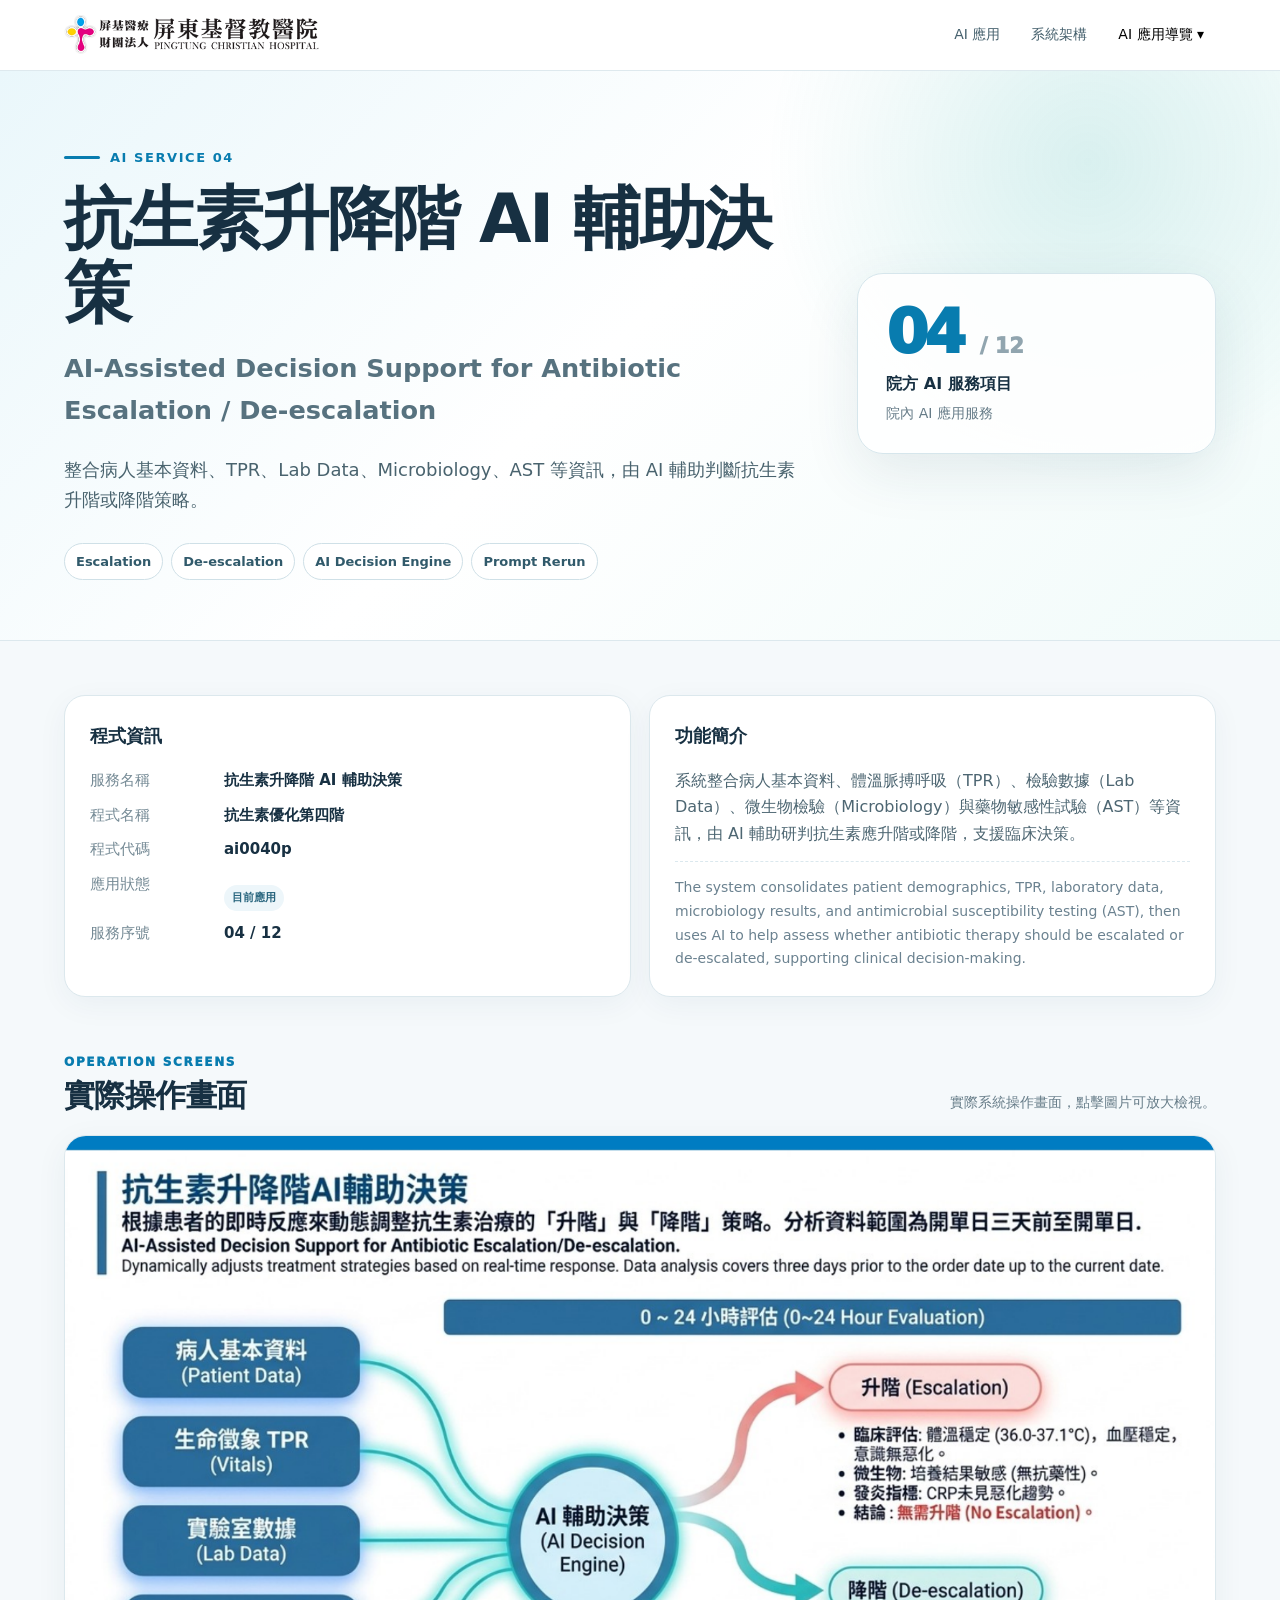
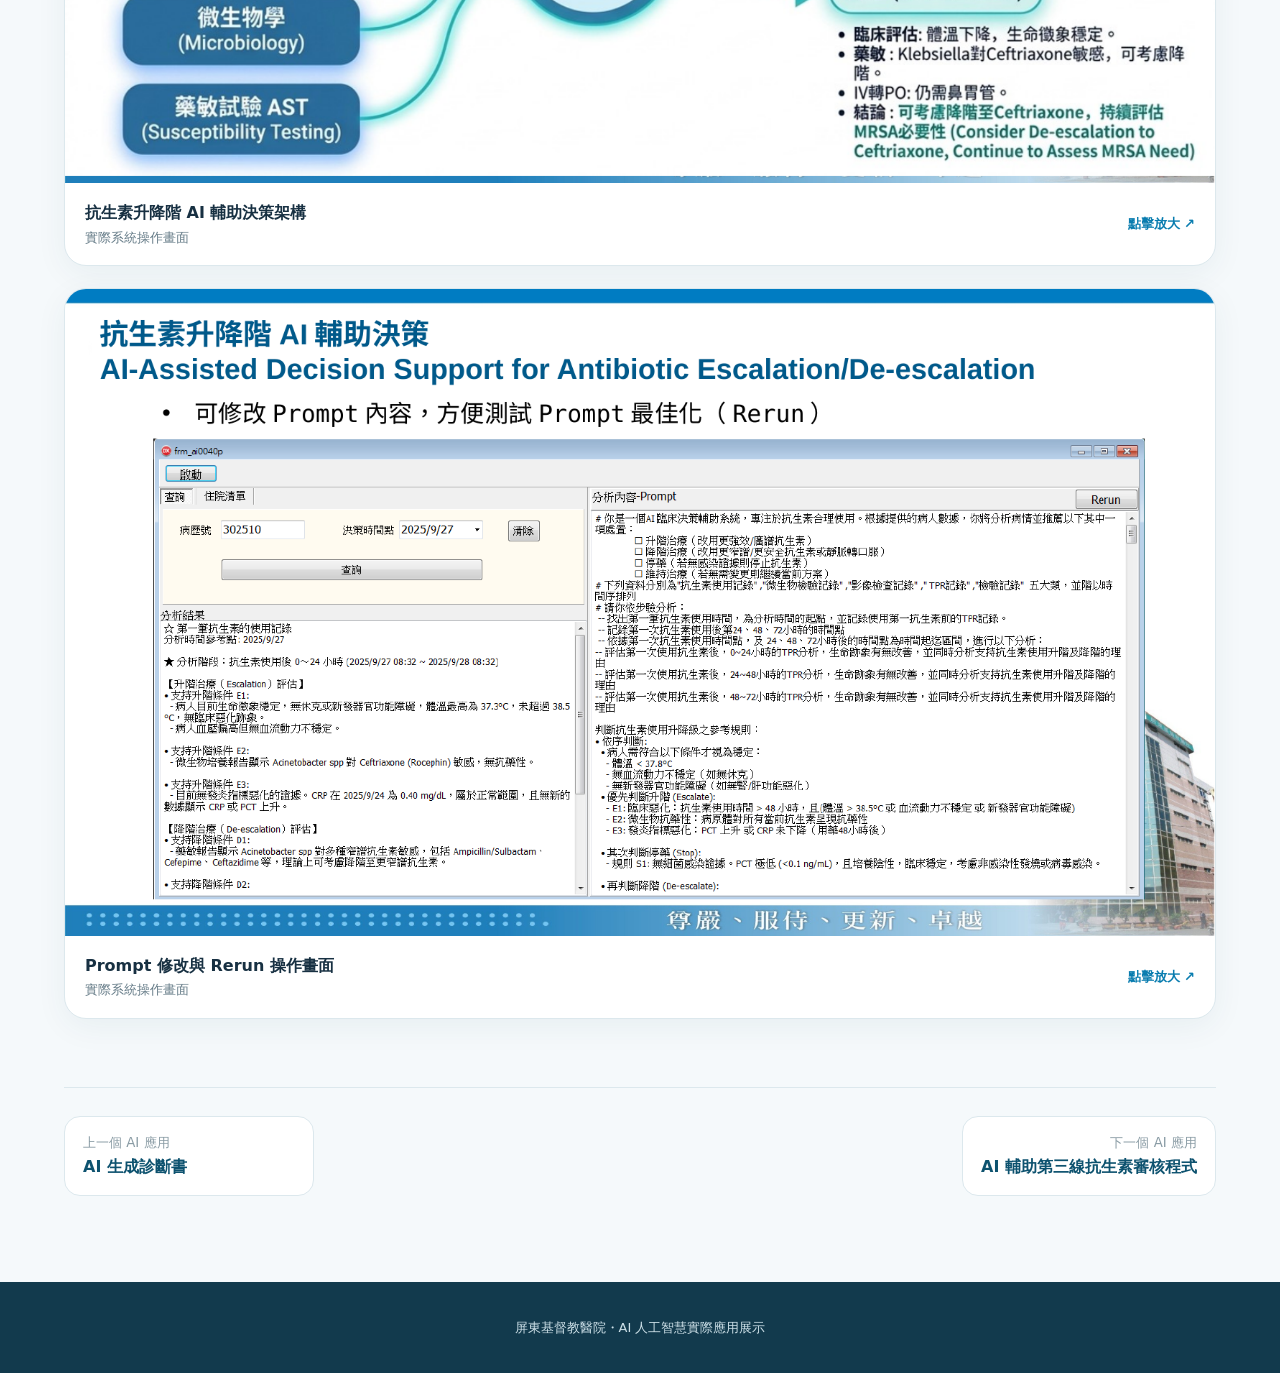
<file: service-04.html>
<!doctype html><html lang="zh-Hant"><head><meta charset="utf-8"><meta name="viewport" content="width=device-width,initial-scale=1"><title>抗生素升降階 AI 輔助決策｜屏東基督教醫院 AI 應用</title><link rel="stylesheet" href="assets/styles.css?v=2"></head><body><header class="topbar"><nav class="nav"><a class="brand" href="index.html"><img class="brandlogo" src="assets/img/ptch-logo.png" alt="屏基醫療財團法人屏東基督教醫院 PINGTUNG CHRISTIAN HOSPITAL"></a><div class="navlinks"><a href="index.html#services">AI 應用</a><a href="index.html#architecture">系統架構</a><button id="openDrawer">AI 應用導覽 ▾</button></div></nav></header>
<section class="hero"><div class="hero-inner"><div><div class="kicker">AI Service 04</div><h1>抗生素升降階 AI 輔助決策</h1><div class="en">AI-Assisted Decision Support for Antibiotic Escalation / De-escalation</div><p class="lead">整合病人基本資料、TPR、Lab Data、Microbiology、AST 等資訊，由 AI 輔助判斷抗生素升階或降階策略。</p><div class="badges"><span class="badge">Escalation</span><span class="badge">De-escalation</span><span class="badge">AI Decision Engine</span><span class="badge">Prompt Rerun</span></div></div><aside class="hero-card"><div class="num">04 <span>/ 12</span></div><strong>院方 AI 服務項目</strong><p>院內 AI 應用服務</p></aside></div></section>
<main><section class="info-grid"><article class="panel"><h2>程式資訊</h2><dl class="meta"><dt>服務名稱</dt><dd>抗生素升降階 AI 輔助決策</dd><dt>程式名稱</dt><dd>抗生素優化第四階</dd><dt>程式代碼</dt><dd>ai0040p</dd><dt>應用狀態</dt><dd><span class="status ">目前應用</span></dd><dt>服務序號</dt><dd>04 / 12</dd></dl></article><article class="panel"><h2>功能簡介</h2><p class="summary">系統整合病人基本資料、體溫脈搏呼吸（TPR）、檢驗數據（Lab Data）、微生物檢驗（Microbiology）與藥物敏感性試驗（AST）等資訊，由 AI 輔助研判抗生素應升階或降階，支援臨床決策。</p><p class="summary-en">The system consolidates patient demographics, TPR, laboratory data, microbiology results, and antimicrobial susceptibility testing (AST), then uses AI to help assess whether antibiotic therapy should be escalated or de-escalated, supporting clinical decision-making.</p></article></section>
<section id="screens" class="section"><div class="section-head"><div><div class="eyebrow">Operation Screens</div><h2 class="section-title">實際操作畫面</h2></div><p class="section-desc">實際系統操作畫面，點擊圖片可放大檢視。</p></div><div class="gallery"><figure class="figure"><button class="zoomable"><img src="assets/img/slide-8.png" alt="抗生素升降階 AI 輔助決策架構"></button><figcaption><div><div class="caption-title">抗生素升降階 AI 輔助決策架構</div><div class="caption-sub">實際系統操作畫面</div></div><div class="zoom">點擊放大 ↗</div></figcaption></figure><figure class="figure"><button class="zoomable"><img src="assets/img/slide-9.png" alt="Prompt 修改與 Rerun 操作畫面"></button><figcaption><div><div class="caption-title">Prompt 修改與 Rerun 操作畫面</div><div class="caption-sub">實際系統操作畫面</div></div><div class="zoom">點擊放大 ↗</div></figcaption></figure></div></section>

<nav class="pager"><a href="service-03.html"><small>上一個 AI 應用</small><strong>AI 生成診斷書</strong></a><a href="service-05.html" style="text-align:right"><small>下一個 AI 應用</small><strong>AI 輔助第三線抗生素審核程式</strong></a></nav></main><footer class="footer">屏東基督教醫院・AI 人工智慧實際應用展示</footer><div class="lightbox" id="lightbox"><button class="close" aria-label="關閉">×</button><img id="lightboxImg" alt="放大畫面"></div><div class="drawer" id="drawer"><div class="drawer-bg"></div><aside class="drawer-panel"><div class="drawer-header"><div><strong>AI 應用項目</strong><div style="color:#78909b;font-size:12px">AI Services</div></div><button id="closeDrawer" style="border:0;background:#edf4f7;border-radius:50%;width:38px;height:38px;cursor:pointer">×</button></div><div class="drawer-list"><a class="drawer-item drawer-home" href="index.html">← 回到首頁</a><a class="drawer-item" href="service-01.html"><b>01</b>　AI 診斷碼推薦</a><a class="drawer-item" href="service-02.html"><b>02</b>　AI 推薦用藥</a><a class="drawer-item" href="service-03.html"><b>03</b>　AI 生成診斷書</a><a class="drawer-item active" href="service-04.html"><b>04</b>　抗生素升降階 AI 輔助決策</a><a class="drawer-item" href="service-05.html"><b>05</b>　AI 輔助第三線抗生素審核程式</a><a class="drawer-item" href="service-06.html"><b>06</b>　官網 AI 客服機器人</a><a class="drawer-item" href="service-07.html"><b>07</b>　AI 優化語音輸入</a><a class="drawer-item" href="service-08.html"><b>08</b>　門診醫令核藥安全快審</a><a class="drawer-item" href="service-09.html"><b>09</b>　AI 護理紀錄</a><a class="drawer-item" href="service-10.html"><b>10</b>　住院 Weekly Summary</a><a class="drawer-item" href="service-11.html"><b>11</b>　AI 生成 Accept Note</a><a class="drawer-item" href="service-12.html"><b>12</b>　ChatPTCH</a></div></aside></div><script src="assets/site.js"></script></body></html>
</file>
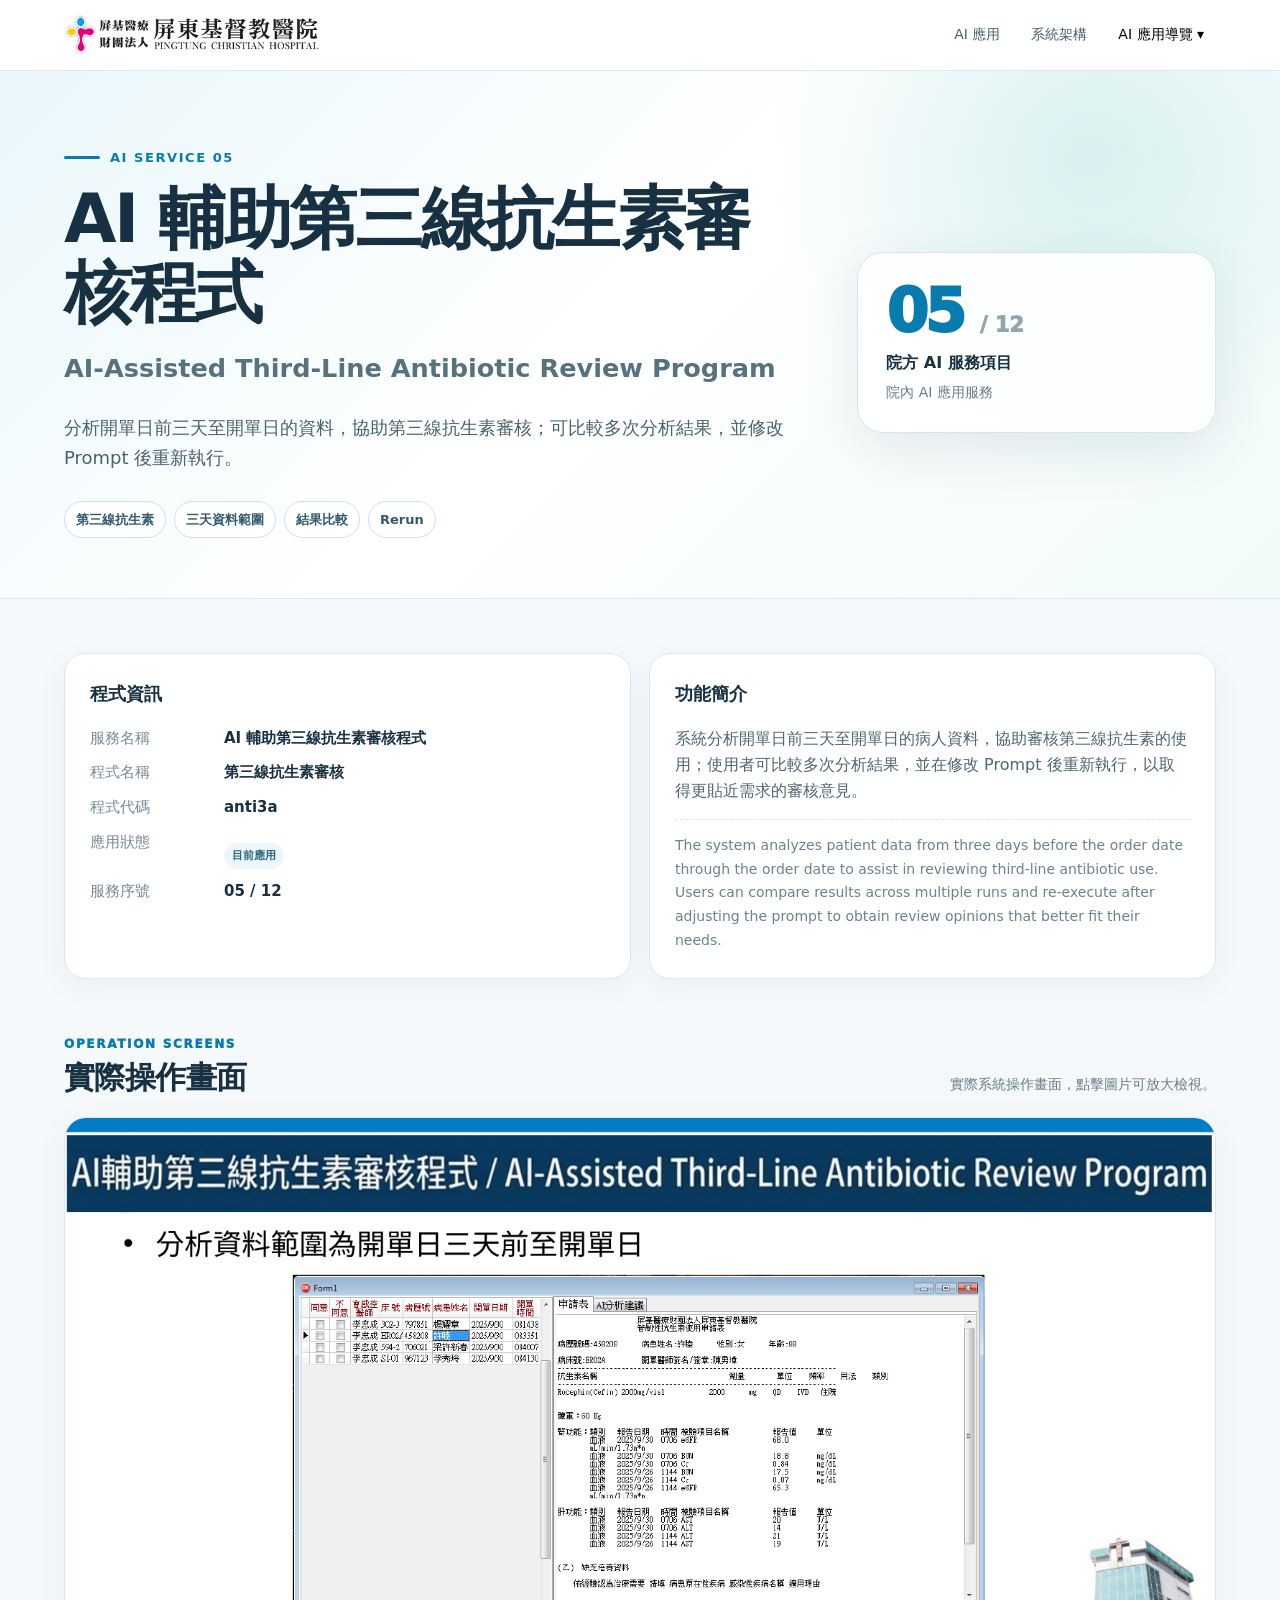
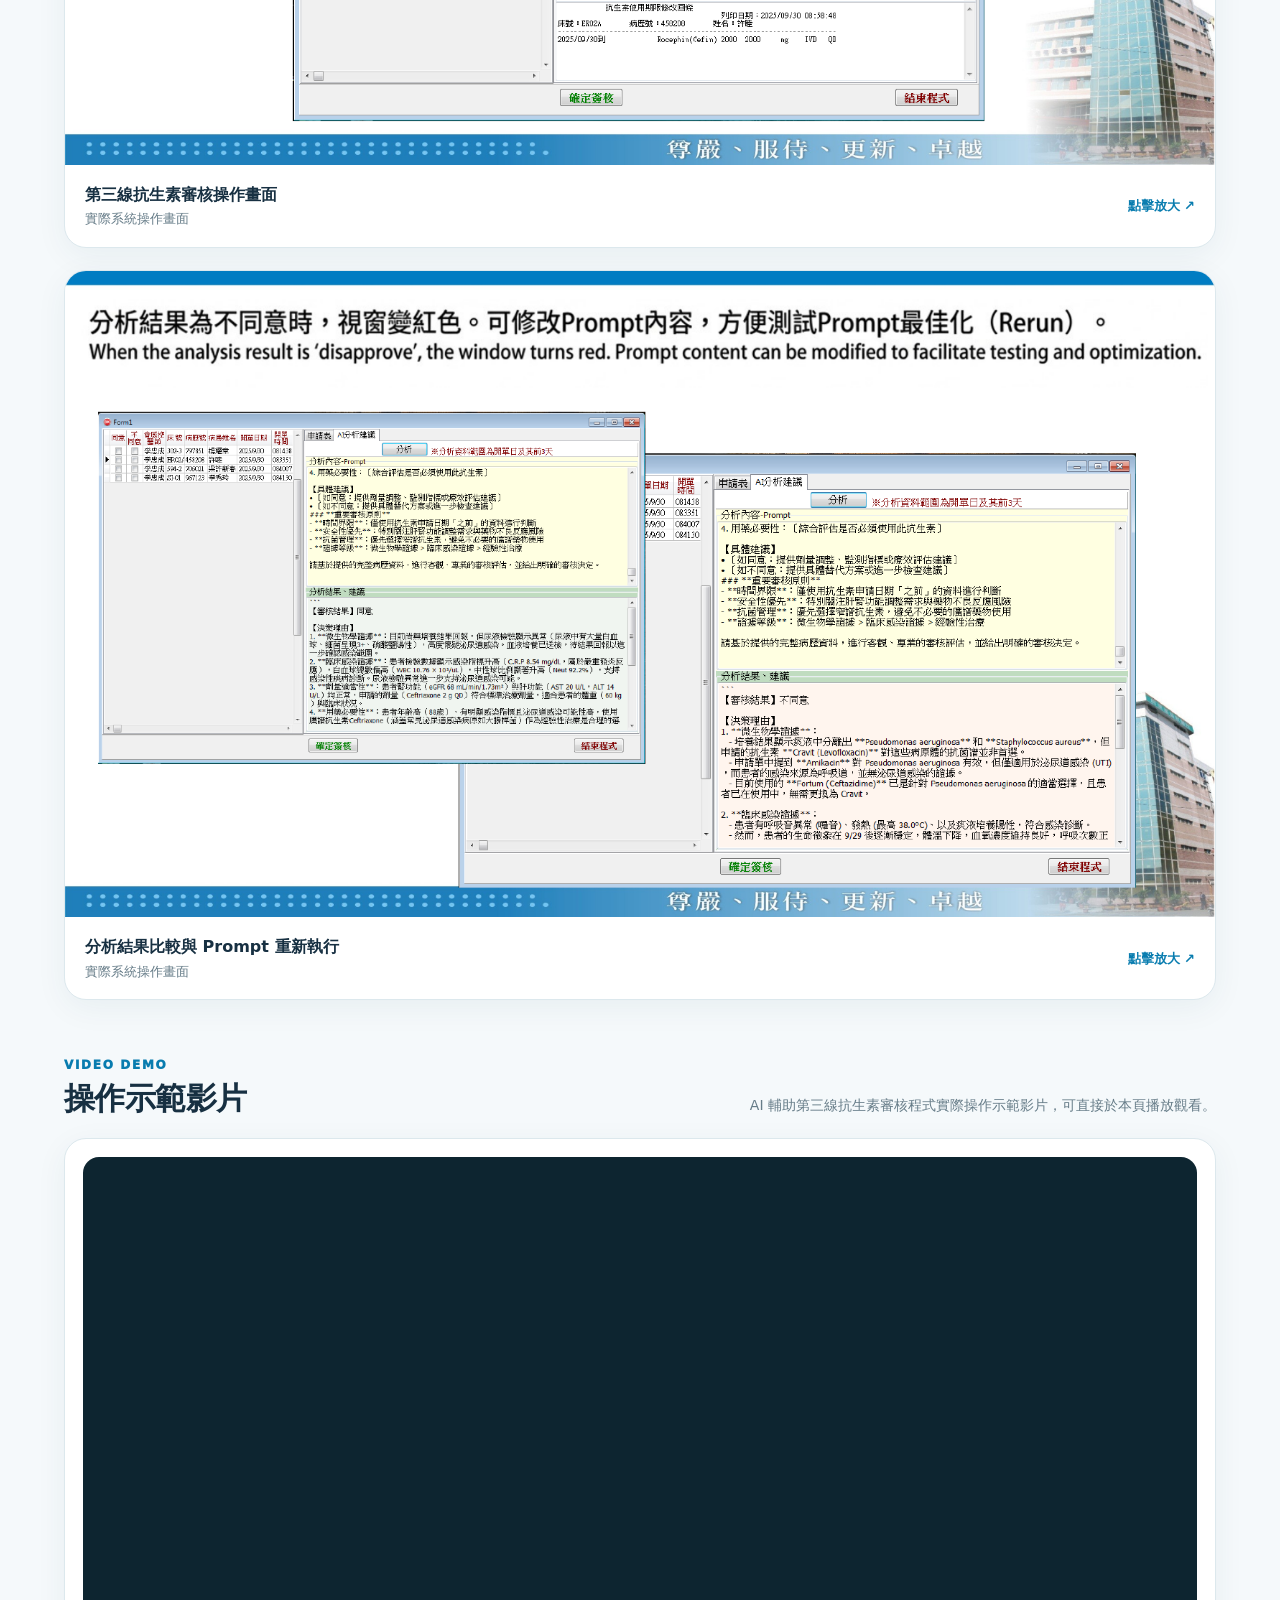
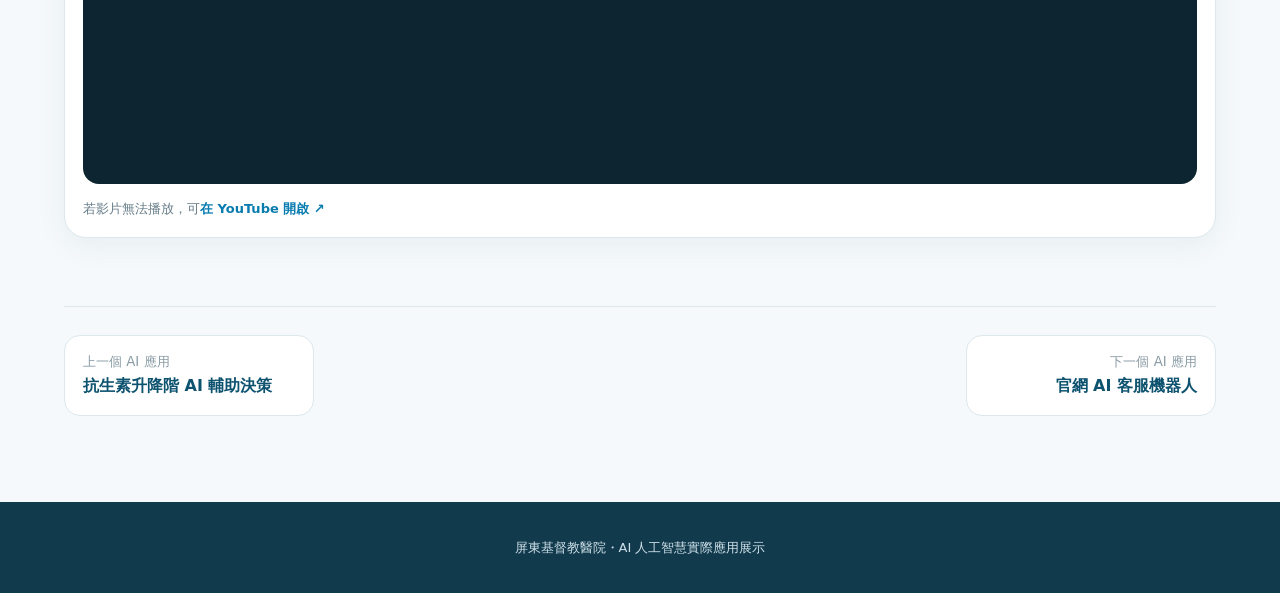
<file: service-05.html>
<!doctype html><html lang="zh-Hant"><head><meta charset="utf-8"><meta name="viewport" content="width=device-width,initial-scale=1"><title>AI 輔助第三線抗生素審核程式｜屏東基督教醫院 AI 應用</title><link rel="stylesheet" href="assets/styles.css?v=2"></head><body><header class="topbar"><nav class="nav"><a class="brand" href="index.html"><img class="brandlogo" src="assets/img/ptch-logo.png" alt="屏基醫療財團法人屏東基督教醫院 PINGTUNG CHRISTIAN HOSPITAL"></a><div class="navlinks"><a href="index.html#services">AI 應用</a><a href="index.html#architecture">系統架構</a><button id="openDrawer">AI 應用導覽 ▾</button></div></nav></header>
<section class="hero"><div class="hero-inner"><div><div class="kicker">AI Service 05</div><h1>AI 輔助第三線抗生素審核程式</h1><div class="en">AI-Assisted Third-Line Antibiotic Review Program</div><p class="lead">分析開單日前三天至開單日的資料，協助第三線抗生素審核；可比較多次分析結果，並修改 Prompt 後重新執行。</p><div class="badges"><span class="badge">第三線抗生素</span><span class="badge">三天資料範圍</span><span class="badge">結果比較</span><span class="badge">Rerun</span></div></div><aside class="hero-card"><div class="num">05 <span>/ 12</span></div><strong>院方 AI 服務項目</strong><p>院內 AI 應用服務</p></aside></div></section>
<main><section class="info-grid"><article class="panel"><h2>程式資訊</h2><dl class="meta"><dt>服務名稱</dt><dd>AI 輔助第三線抗生素審核程式</dd><dt>程式名稱</dt><dd>第三線抗生素審核</dd><dt>程式代碼</dt><dd>anti3a</dd><dt>應用狀態</dt><dd><span class="status ">目前應用</span></dd><dt>服務序號</dt><dd>05 / 12</dd></dl></article><article class="panel"><h2>功能簡介</h2><p class="summary">系統分析開單日前三天至開單日的病人資料，協助審核第三線抗生素的使用；使用者可比較多次分析結果，並在修改 Prompt 後重新執行，以取得更貼近需求的審核意見。</p><p class="summary-en">The system analyzes patient data from three days before the order date through the order date to assist in reviewing third-line antibiotic use. Users can compare results across multiple runs and re-execute after adjusting the prompt to obtain review opinions that better fit their needs.</p></article></section>
<section id="screens" class="section"><div class="section-head"><div><div class="eyebrow">Operation Screens</div><h2 class="section-title">實際操作畫面</h2></div><p class="section-desc">實際系統操作畫面，點擊圖片可放大檢視。</p></div><div class="gallery"><figure class="figure"><button class="zoomable"><img src="assets/img/slide-10.png" alt="第三線抗生素審核操作畫面"></button><figcaption><div><div class="caption-title">第三線抗生素審核操作畫面</div><div class="caption-sub">實際系統操作畫面</div></div><div class="zoom">點擊放大 ↗</div></figcaption></figure><figure class="figure"><button class="zoomable"><img src="assets/img/slide-11.png" alt="分析結果比較與 Prompt 重新執行"></button><figcaption><div><div class="caption-title">分析結果比較與 Prompt 重新執行</div><div class="caption-sub">實際系統操作畫面</div></div><div class="zoom">點擊放大 ↗</div></figcaption></figure></div></section>
<section id="video" class="section"><div class="section-head"><div><div class="eyebrow">Video Demo</div><h2 class="section-title">操作示範影片</h2></div><p class="section-desc">AI 輔助第三線抗生素審核程式實際操作示範影片，可直接於本頁播放觀看。</p></div><div class="video-frame"><div class="video-embed"><iframe src="https://www.youtube-nocookie.com/embed/2pZUJX3hRvU?rel=0" title="AI 輔助第三線抗生素審核程式操作示範影片" loading="lazy" allow="accelerometer; autoplay; clipboard-write; encrypted-media; gyroscope; picture-in-picture; web-share" referrerpolicy="strict-origin-when-cross-origin" allowfullscreen></iframe></div><p class="video-note">若影片無法播放，可<a href="https://youtu.be/2pZUJX3hRvU" target="_blank" rel="noopener">在 YouTube 開啟 ↗</a></p></div></section>

<nav class="pager"><a href="service-04.html"><small>上一個 AI 應用</small><strong>抗生素升降階 AI 輔助決策</strong></a><a href="service-06.html" style="text-align:right"><small>下一個 AI 應用</small><strong>官網 AI 客服機器人</strong></a></nav></main><footer class="footer">屏東基督教醫院・AI 人工智慧實際應用展示</footer><div class="lightbox" id="lightbox"><button class="close" aria-label="關閉">×</button><img id="lightboxImg" alt="放大畫面"></div><div class="drawer" id="drawer"><div class="drawer-bg"></div><aside class="drawer-panel"><div class="drawer-header"><div><strong>AI 應用項目</strong><div style="color:#78909b;font-size:12px">AI Services</div></div><button id="closeDrawer" style="border:0;background:#edf4f7;border-radius:50%;width:38px;height:38px;cursor:pointer">×</button></div><div class="drawer-list"><a class="drawer-item drawer-home" href="index.html">← 回到首頁</a><a class="drawer-item" href="service-01.html"><b>01</b>　AI 診斷碼推薦</a><a class="drawer-item" href="service-02.html"><b>02</b>　AI 推薦用藥</a><a class="drawer-item" href="service-03.html"><b>03</b>　AI 生成診斷書</a><a class="drawer-item" href="service-04.html"><b>04</b>　抗生素升降階 AI 輔助決策</a><a class="drawer-item active" href="service-05.html"><b>05</b>　AI 輔助第三線抗生素審核程式</a><a class="drawer-item" href="service-06.html"><b>06</b>　官網 AI 客服機器人</a><a class="drawer-item" href="service-07.html"><b>07</b>　AI 優化語音輸入</a><a class="drawer-item" href="service-08.html"><b>08</b>　門診醫令核藥安全快審</a><a class="drawer-item" href="service-09.html"><b>09</b>　AI 護理紀錄</a><a class="drawer-item" href="service-10.html"><b>10</b>　住院 Weekly Summary</a><a class="drawer-item" href="service-11.html"><b>11</b>　AI 生成 Accept Note</a><a class="drawer-item" href="service-12.html"><b>12</b>　ChatPTCH</a></div></aside></div><script src="assets/site.js"></script></body></html>
</file>
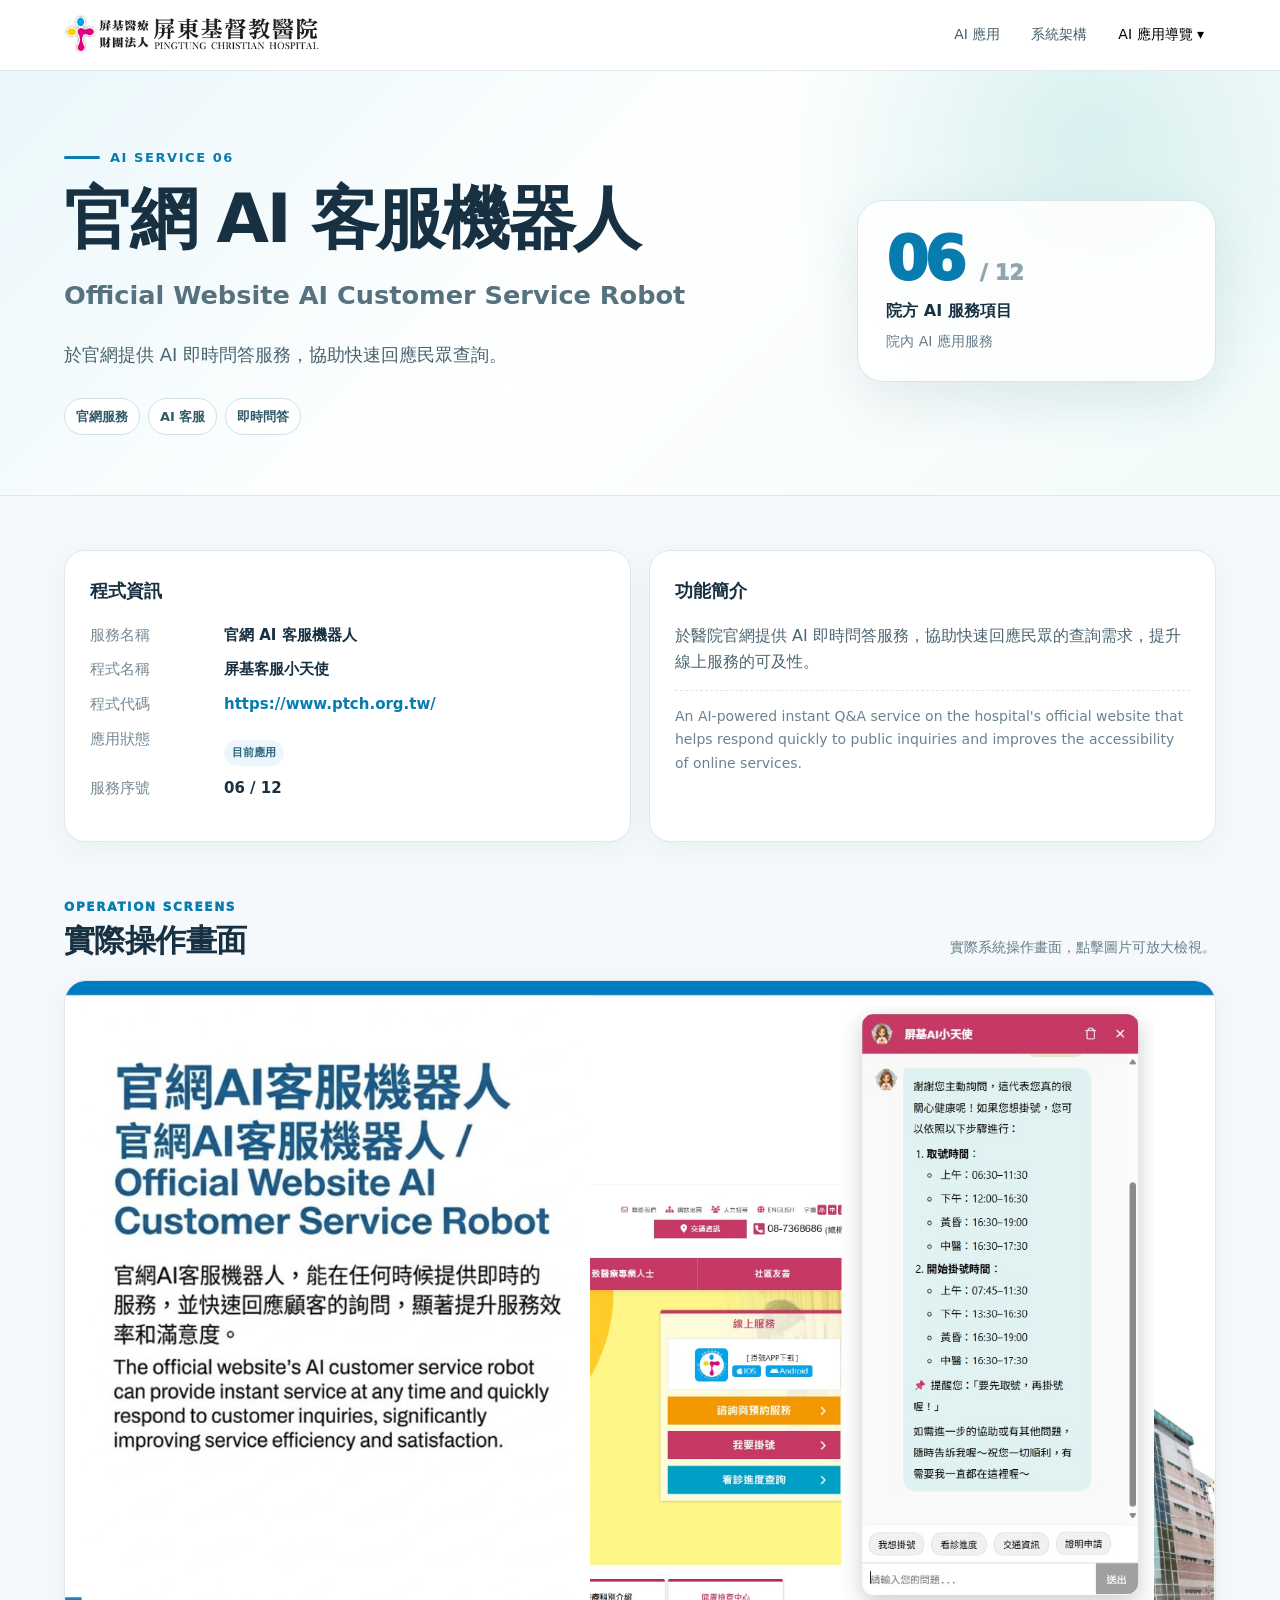
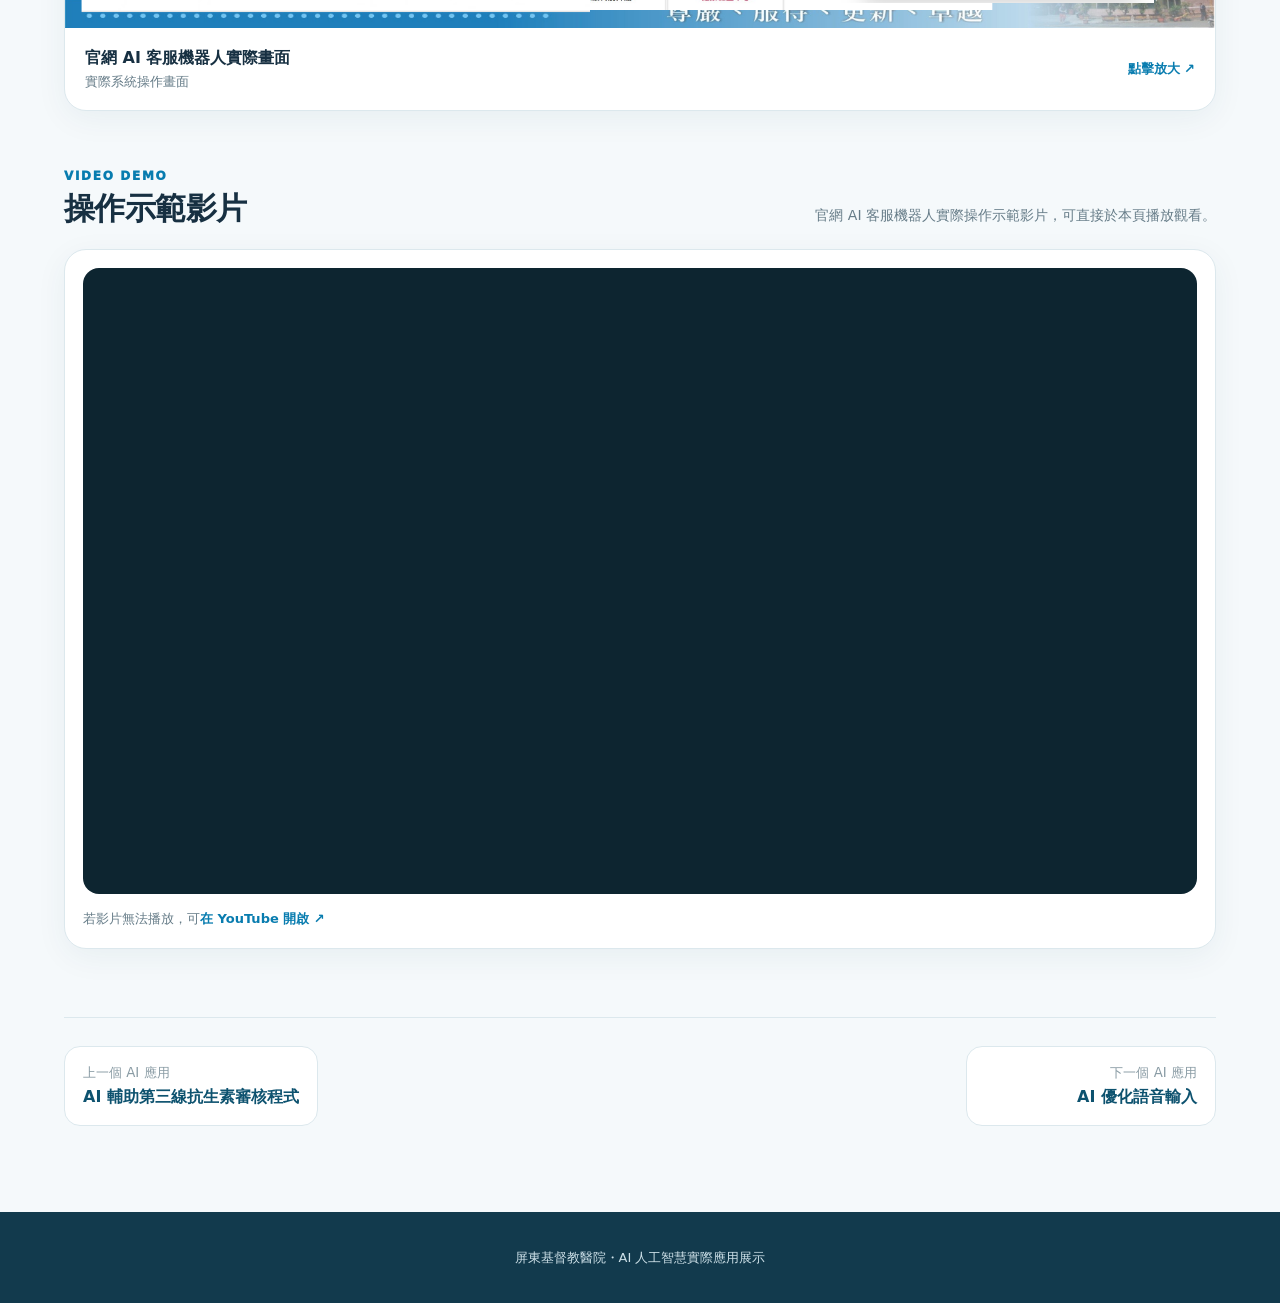
<file: service-06.html>
<!doctype html><html lang="zh-Hant"><head><meta charset="utf-8"><meta name="viewport" content="width=device-width,initial-scale=1"><title>官網 AI 客服機器人｜屏東基督教醫院 AI 應用</title><link rel="stylesheet" href="assets/styles.css?v=2"></head><body><header class="topbar"><nav class="nav"><a class="brand" href="index.html"><img class="brandlogo" src="assets/img/ptch-logo.png" alt="屏基醫療財團法人屏東基督教醫院 PINGTUNG CHRISTIAN HOSPITAL"></a><div class="navlinks"><a href="index.html#services">AI 應用</a><a href="index.html#architecture">系統架構</a><button id="openDrawer">AI 應用導覽 ▾</button></div></nav></header>
<section class="hero"><div class="hero-inner"><div><div class="kicker">AI Service 06</div><h1>官網 AI 客服機器人</h1><div class="en">Official Website AI Customer Service Robot</div><p class="lead">於官網提供 AI 即時問答服務，協助快速回應民眾查詢。</p><div class="badges"><span class="badge">官網服務</span><span class="badge">AI 客服</span><span class="badge">即時問答</span></div></div><aside class="hero-card"><div class="num">06 <span>/ 12</span></div><strong>院方 AI 服務項目</strong><p>院內 AI 應用服務</p></aside></div></section>
<main><section class="info-grid"><article class="panel"><h2>程式資訊</h2><dl class="meta"><dt>服務名稱</dt><dd>官網 AI 客服機器人</dd><dt>程式名稱</dt><dd>屏基客服小天使</dd><dt>程式代碼</dt><dd><a href="https://www.ptch.org.tw/" target="_blank" rel="noopener">https://www.ptch.org.tw/</a></dd><dt>應用狀態</dt><dd><span class="status ">目前應用</span></dd><dt>服務序號</dt><dd>06 / 12</dd></dl></article><article class="panel"><h2>功能簡介</h2><p class="summary">於醫院官網提供 AI 即時問答服務，協助快速回應民眾的查詢需求，提升線上服務的可及性。</p><p class="summary-en">An AI-powered instant Q&A service on the hospital's official website that helps respond quickly to public inquiries and improves the accessibility of online services.</p></article></section>
<section id="screens" class="section"><div class="section-head"><div><div class="eyebrow">Operation Screens</div><h2 class="section-title">實際操作畫面</h2></div><p class="section-desc">實際系統操作畫面，點擊圖片可放大檢視。</p></div><div class="gallery"><figure class="figure"><button class="zoomable"><img src="assets/img/slide-12.png" alt="官網 AI 客服機器人實際畫面"></button><figcaption><div><div class="caption-title">官網 AI 客服機器人實際畫面</div><div class="caption-sub">實際系統操作畫面</div></div><div class="zoom">點擊放大 ↗</div></figcaption></figure></div></section>
<section id="video" class="section"><div class="section-head"><div><div class="eyebrow">Video Demo</div><h2 class="section-title">操作示範影片</h2></div><p class="section-desc">官網 AI 客服機器人實際操作示範影片，可直接於本頁播放觀看。</p></div><div class="video-frame"><div class="video-embed"><iframe src="https://www.youtube-nocookie.com/embed/sNnhfzm9-SY?rel=0" title="官網 AI 客服機器人操作示範影片" loading="lazy" allow="accelerometer; autoplay; clipboard-write; encrypted-media; gyroscope; picture-in-picture; web-share" referrerpolicy="strict-origin-when-cross-origin" allowfullscreen></iframe></div><p class="video-note">若影片無法播放，可<a href="https://youtu.be/sNnhfzm9-SY" target="_blank" rel="noopener">在 YouTube 開啟 ↗</a></p></div></section>

<nav class="pager"><a href="service-05.html"><small>上一個 AI 應用</small><strong>AI 輔助第三線抗生素審核程式</strong></a><a href="service-07.html" style="text-align:right"><small>下一個 AI 應用</small><strong>AI 優化語音輸入</strong></a></nav></main><footer class="footer">屏東基督教醫院・AI 人工智慧實際應用展示</footer><div class="lightbox" id="lightbox"><button class="close" aria-label="關閉">×</button><img id="lightboxImg" alt="放大畫面"></div><div class="drawer" id="drawer"><div class="drawer-bg"></div><aside class="drawer-panel"><div class="drawer-header"><div><strong>AI 應用項目</strong><div style="color:#78909b;font-size:12px">AI Services</div></div><button id="closeDrawer" style="border:0;background:#edf4f7;border-radius:50%;width:38px;height:38px;cursor:pointer">×</button></div><div class="drawer-list"><a class="drawer-item drawer-home" href="index.html">← 回到首頁</a><a class="drawer-item" href="service-01.html"><b>01</b>　AI 診斷碼推薦</a><a class="drawer-item" href="service-02.html"><b>02</b>　AI 推薦用藥</a><a class="drawer-item" href="service-03.html"><b>03</b>　AI 生成診斷書</a><a class="drawer-item" href="service-04.html"><b>04</b>　抗生素升降階 AI 輔助決策</a><a class="drawer-item" href="service-05.html"><b>05</b>　AI 輔助第三線抗生素審核程式</a><a class="drawer-item active" href="service-06.html"><b>06</b>　官網 AI 客服機器人</a><a class="drawer-item" href="service-07.html"><b>07</b>　AI 優化語音輸入</a><a class="drawer-item" href="service-08.html"><b>08</b>　門診醫令核藥安全快審</a><a class="drawer-item" href="service-09.html"><b>09</b>　AI 護理紀錄</a><a class="drawer-item" href="service-10.html"><b>10</b>　住院 Weekly Summary</a><a class="drawer-item" href="service-11.html"><b>11</b>　AI 生成 Accept Note</a><a class="drawer-item" href="service-12.html"><b>12</b>　ChatPTCH</a></div></aside></div><script src="assets/site.js"></script></body></html>
</file>
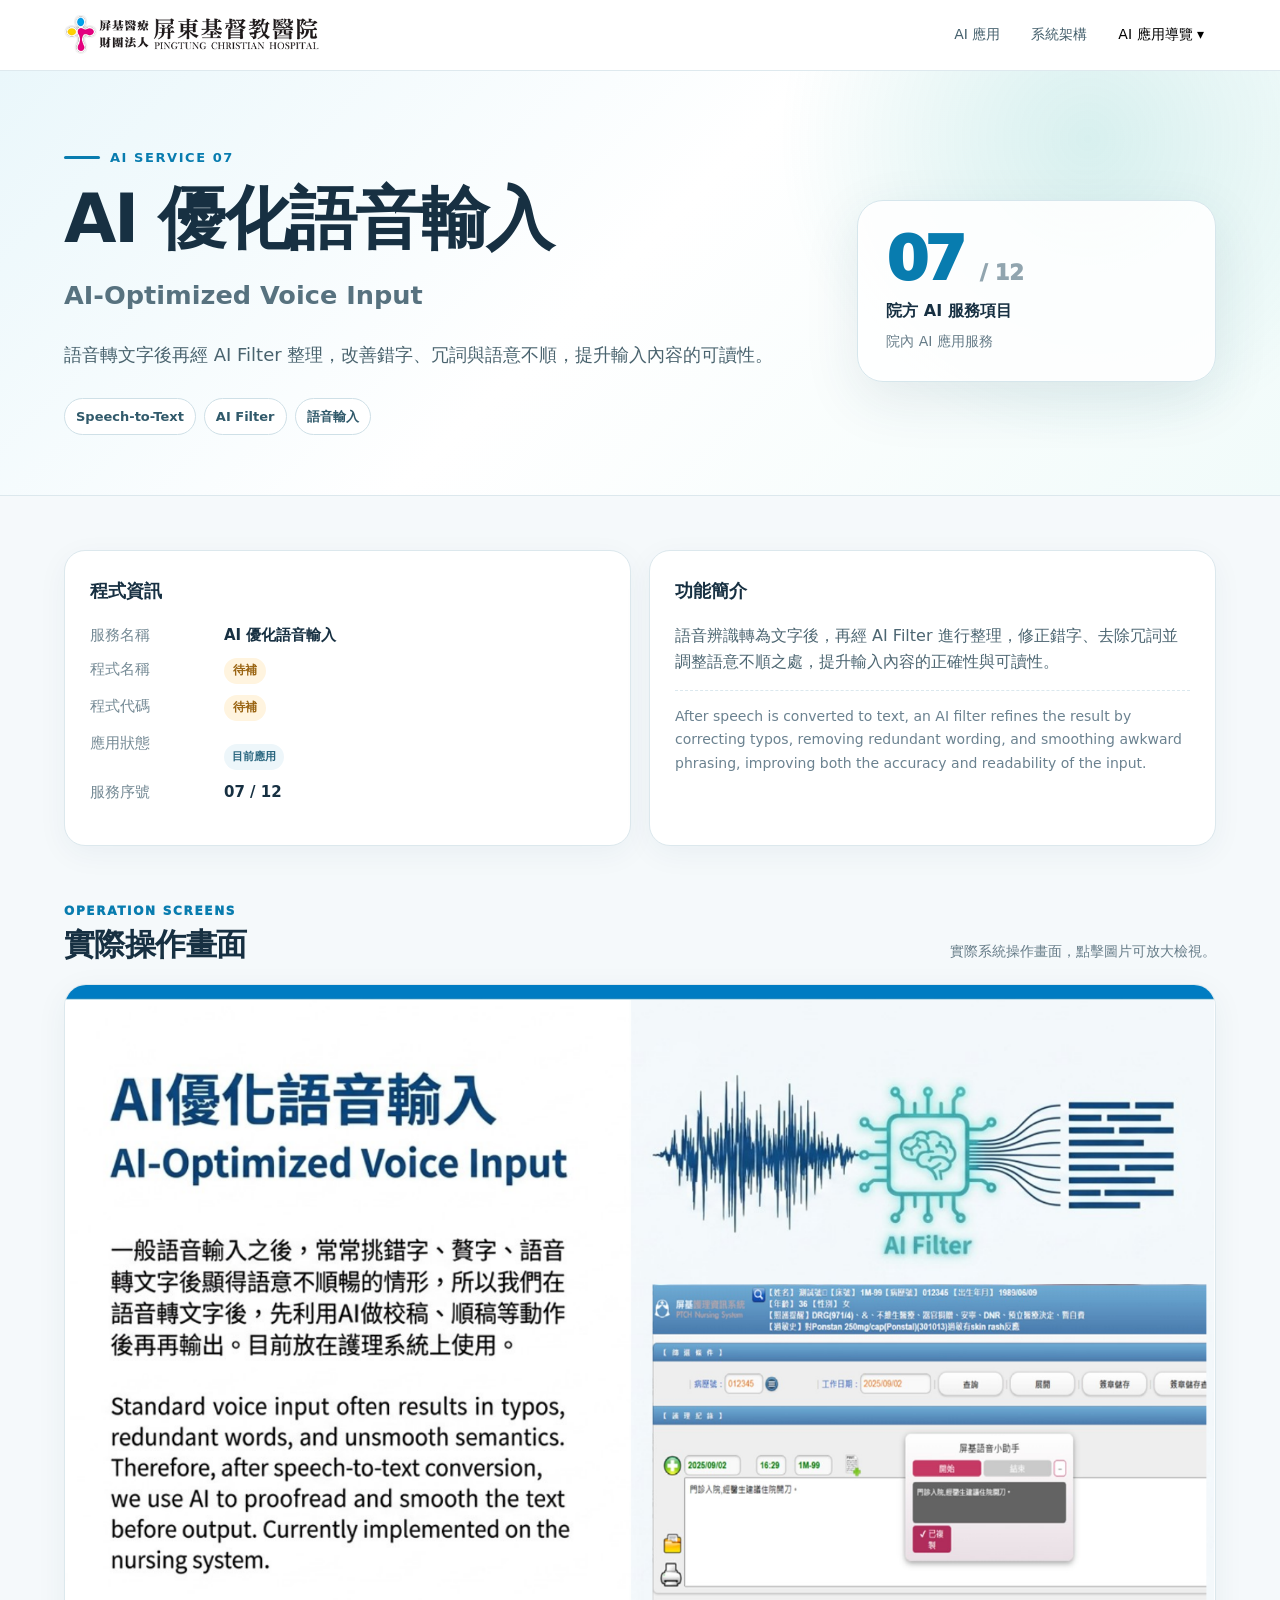
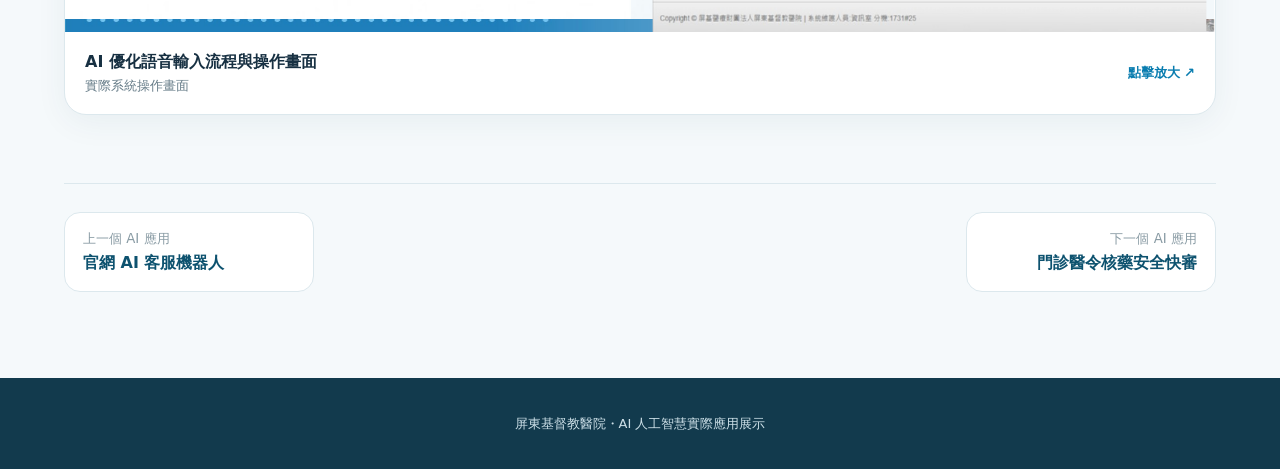
<file: service-07.html>
<!doctype html><html lang="zh-Hant"><head><meta charset="utf-8"><meta name="viewport" content="width=device-width,initial-scale=1"><title>AI 優化語音輸入｜屏東基督教醫院 AI 應用</title><link rel="stylesheet" href="assets/styles.css?v=2"></head><body><header class="topbar"><nav class="nav"><a class="brand" href="index.html"><img class="brandlogo" src="assets/img/ptch-logo.png" alt="屏基醫療財團法人屏東基督教醫院 PINGTUNG CHRISTIAN HOSPITAL"></a><div class="navlinks"><a href="index.html#services">AI 應用</a><a href="index.html#architecture">系統架構</a><button id="openDrawer">AI 應用導覽 ▾</button></div></nav></header>
<section class="hero"><div class="hero-inner"><div><div class="kicker">AI Service 07</div><h1>AI 優化語音輸入</h1><div class="en">AI-Optimized Voice Input</div><p class="lead">語音轉文字後再經 AI Filter 整理，改善錯字、冗詞與語意不順，提升輸入內容的可讀性。</p><div class="badges"><span class="badge">Speech-to-Text</span><span class="badge">AI Filter</span><span class="badge">語音輸入</span></div></div><aside class="hero-card"><div class="num">07 <span>/ 12</span></div><strong>院方 AI 服務項目</strong><p>院內 AI 應用服務</p></aside></div></section>
<main><section class="info-grid"><article class="panel"><h2>程式資訊</h2><dl class="meta"><dt>服務名稱</dt><dd>AI 優化語音輸入</dd><dt>程式名稱</dt><dd><span class="pending">待補</span></dd><dt>程式代碼</dt><dd><span class="pending">待補</span></dd><dt>應用狀態</dt><dd><span class="status ">目前應用</span></dd><dt>服務序號</dt><dd>07 / 12</dd></dl></article><article class="panel"><h2>功能簡介</h2><p class="summary">語音辨識轉為文字後，再經 AI Filter 進行整理，修正錯字、去除冗詞並調整語意不順之處，提升輸入內容的正確性與可讀性。</p><p class="summary-en">After speech is converted to text, an AI filter refines the result by correcting typos, removing redundant wording, and smoothing awkward phrasing, improving both the accuracy and readability of the input.</p></article></section>
<section id="screens" class="section"><div class="section-head"><div><div class="eyebrow">Operation Screens</div><h2 class="section-title">實際操作畫面</h2></div><p class="section-desc">實際系統操作畫面，點擊圖片可放大檢視。</p></div><div class="gallery"><figure class="figure"><button class="zoomable"><img src="assets/img/slide-13.png" alt="AI 優化語音輸入流程與操作畫面"></button><figcaption><div><div class="caption-title">AI 優化語音輸入流程與操作畫面</div><div class="caption-sub">實際系統操作畫面</div></div><div class="zoom">點擊放大 ↗</div></figcaption></figure></div></section>

<nav class="pager"><a href="service-06.html"><small>上一個 AI 應用</small><strong>官網 AI 客服機器人</strong></a><a href="service-08.html" style="text-align:right"><small>下一個 AI 應用</small><strong>門診醫令核藥安全快審</strong></a></nav></main><footer class="footer">屏東基督教醫院・AI 人工智慧實際應用展示</footer><div class="lightbox" id="lightbox"><button class="close" aria-label="關閉">×</button><img id="lightboxImg" alt="放大畫面"></div><div class="drawer" id="drawer"><div class="drawer-bg"></div><aside class="drawer-panel"><div class="drawer-header"><div><strong>AI 應用項目</strong><div style="color:#78909b;font-size:12px">AI Services</div></div><button id="closeDrawer" style="border:0;background:#edf4f7;border-radius:50%;width:38px;height:38px;cursor:pointer">×</button></div><div class="drawer-list"><a class="drawer-item drawer-home" href="index.html">← 回到首頁</a><a class="drawer-item" href="service-01.html"><b>01</b>　AI 診斷碼推薦</a><a class="drawer-item" href="service-02.html"><b>02</b>　AI 推薦用藥</a><a class="drawer-item" href="service-03.html"><b>03</b>　AI 生成診斷書</a><a class="drawer-item" href="service-04.html"><b>04</b>　抗生素升降階 AI 輔助決策</a><a class="drawer-item" href="service-05.html"><b>05</b>　AI 輔助第三線抗生素審核程式</a><a class="drawer-item" href="service-06.html"><b>06</b>　官網 AI 客服機器人</a><a class="drawer-item active" href="service-07.html"><b>07</b>　AI 優化語音輸入</a><a class="drawer-item" href="service-08.html"><b>08</b>　門診醫令核藥安全快審</a><a class="drawer-item" href="service-09.html"><b>09</b>　AI 護理紀錄</a><a class="drawer-item" href="service-10.html"><b>10</b>　住院 Weekly Summary</a><a class="drawer-item" href="service-11.html"><b>11</b>　AI 生成 Accept Note</a><a class="drawer-item" href="service-12.html"><b>12</b>　ChatPTCH</a></div></aside></div><script src="assets/site.js"></script></body></html>
</file>
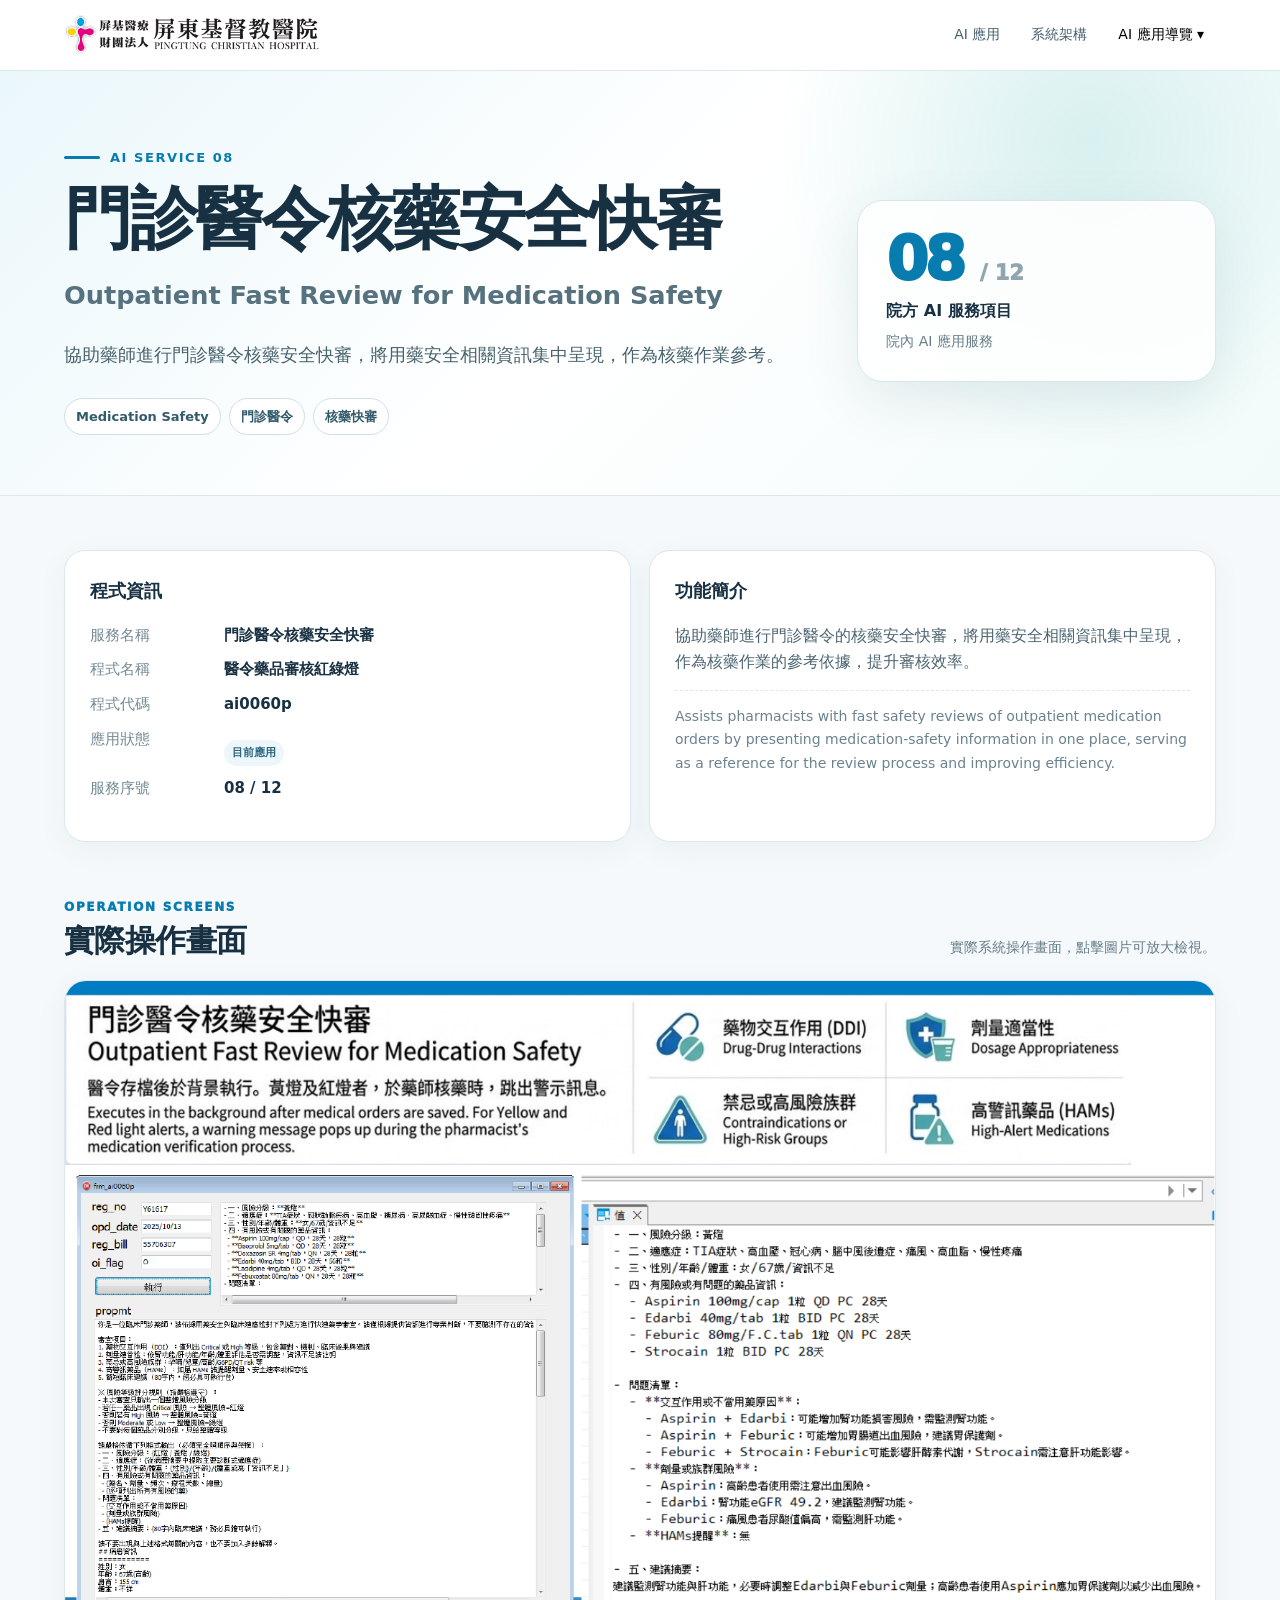
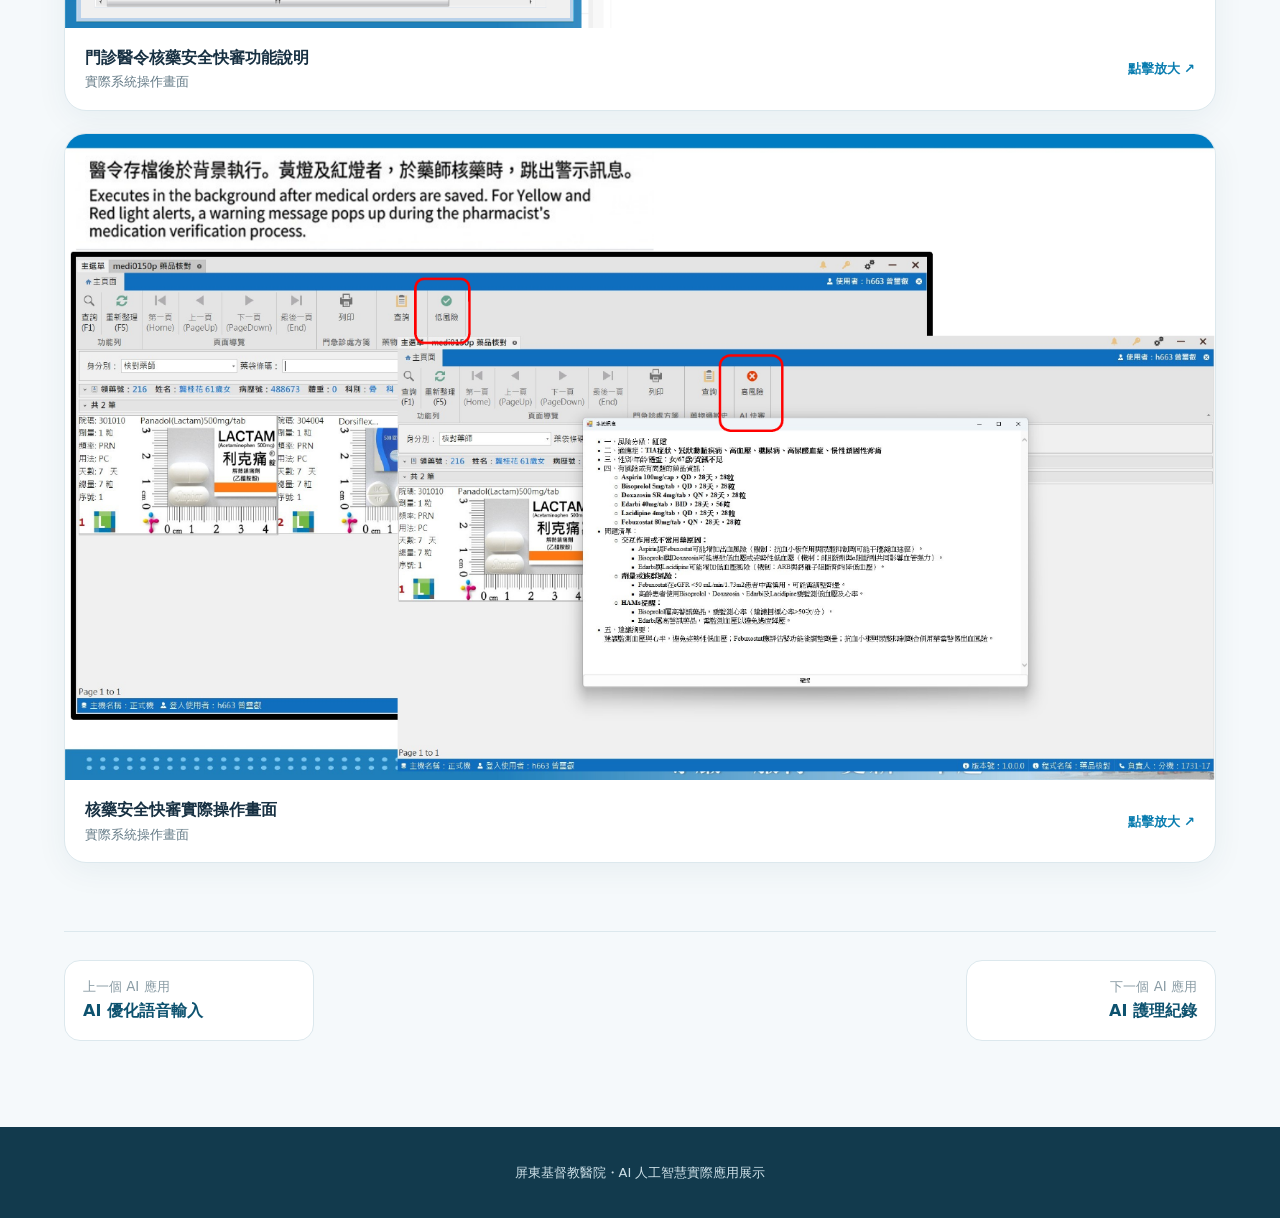
<file: service-08.html>
<!doctype html><html lang="zh-Hant"><head><meta charset="utf-8"><meta name="viewport" content="width=device-width,initial-scale=1"><title>門診醫令核藥安全快審｜屏東基督教醫院 AI 應用</title><link rel="stylesheet" href="assets/styles.css?v=2"></head><body><header class="topbar"><nav class="nav"><a class="brand" href="index.html"><img class="brandlogo" src="assets/img/ptch-logo.png" alt="屏基醫療財團法人屏東基督教醫院 PINGTUNG CHRISTIAN HOSPITAL"></a><div class="navlinks"><a href="index.html#services">AI 應用</a><a href="index.html#architecture">系統架構</a><button id="openDrawer">AI 應用導覽 ▾</button></div></nav></header>
<section class="hero"><div class="hero-inner"><div><div class="kicker">AI Service 08</div><h1>門診醫令核藥安全快審</h1><div class="en">Outpatient Fast Review for Medication Safety</div><p class="lead">協助藥師進行門診醫令核藥安全快審，將用藥安全相關資訊集中呈現，作為核藥作業參考。</p><div class="badges"><span class="badge">Medication Safety</span><span class="badge">門診醫令</span><span class="badge">核藥快審</span></div></div><aside class="hero-card"><div class="num">08 <span>/ 12</span></div><strong>院方 AI 服務項目</strong><p>院內 AI 應用服務</p></aside></div></section>
<main><section class="info-grid"><article class="panel"><h2>程式資訊</h2><dl class="meta"><dt>服務名稱</dt><dd>門診醫令核藥安全快審</dd><dt>程式名稱</dt><dd>醫令藥品審核紅綠燈</dd><dt>程式代碼</dt><dd>ai0060p</dd><dt>應用狀態</dt><dd><span class="status ">目前應用</span></dd><dt>服務序號</dt><dd>08 / 12</dd></dl></article><article class="panel"><h2>功能簡介</h2><p class="summary">協助藥師進行門診醫令的核藥安全快審，將用藥安全相關資訊集中呈現，作為核藥作業的參考依據，提升審核效率。</p><p class="summary-en">Assists pharmacists with fast safety reviews of outpatient medication orders by presenting medication-safety information in one place, serving as a reference for the review process and improving efficiency.</p></article></section>
<section id="screens" class="section"><div class="section-head"><div><div class="eyebrow">Operation Screens</div><h2 class="section-title">實際操作畫面</h2></div><p class="section-desc">實際系統操作畫面，點擊圖片可放大檢視。</p></div><div class="gallery"><figure class="figure"><button class="zoomable"><img src="assets/img/slide-14.png" alt="門診醫令核藥安全快審功能說明"></button><figcaption><div><div class="caption-title">門診醫令核藥安全快審功能說明</div><div class="caption-sub">實際系統操作畫面</div></div><div class="zoom">點擊放大 ↗</div></figcaption></figure><figure class="figure"><button class="zoomable"><img src="assets/img/slide-15.png" alt="核藥安全快審實際操作畫面"></button><figcaption><div><div class="caption-title">核藥安全快審實際操作畫面</div><div class="caption-sub">實際系統操作畫面</div></div><div class="zoom">點擊放大 ↗</div></figcaption></figure></div></section>

<nav class="pager"><a href="service-07.html"><small>上一個 AI 應用</small><strong>AI 優化語音輸入</strong></a><a href="service-09.html" style="text-align:right"><small>下一個 AI 應用</small><strong>AI 護理紀錄</strong></a></nav></main><footer class="footer">屏東基督教醫院・AI 人工智慧實際應用展示</footer><div class="lightbox" id="lightbox"><button class="close" aria-label="關閉">×</button><img id="lightboxImg" alt="放大畫面"></div><div class="drawer" id="drawer"><div class="drawer-bg"></div><aside class="drawer-panel"><div class="drawer-header"><div><strong>AI 應用項目</strong><div style="color:#78909b;font-size:12px">AI Services</div></div><button id="closeDrawer" style="border:0;background:#edf4f7;border-radius:50%;width:38px;height:38px;cursor:pointer">×</button></div><div class="drawer-list"><a class="drawer-item drawer-home" href="index.html">← 回到首頁</a><a class="drawer-item" href="service-01.html"><b>01</b>　AI 診斷碼推薦</a><a class="drawer-item" href="service-02.html"><b>02</b>　AI 推薦用藥</a><a class="drawer-item" href="service-03.html"><b>03</b>　AI 生成診斷書</a><a class="drawer-item" href="service-04.html"><b>04</b>　抗生素升降階 AI 輔助決策</a><a class="drawer-item" href="service-05.html"><b>05</b>　AI 輔助第三線抗生素審核程式</a><a class="drawer-item" href="service-06.html"><b>06</b>　官網 AI 客服機器人</a><a class="drawer-item" href="service-07.html"><b>07</b>　AI 優化語音輸入</a><a class="drawer-item active" href="service-08.html"><b>08</b>　門診醫令核藥安全快審</a><a class="drawer-item" href="service-09.html"><b>09</b>　AI 護理紀錄</a><a class="drawer-item" href="service-10.html"><b>10</b>　住院 Weekly Summary</a><a class="drawer-item" href="service-11.html"><b>11</b>　AI 生成 Accept Note</a><a class="drawer-item" href="service-12.html"><b>12</b>　ChatPTCH</a></div></aside></div><script src="assets/site.js"></script></body></html>
</file>
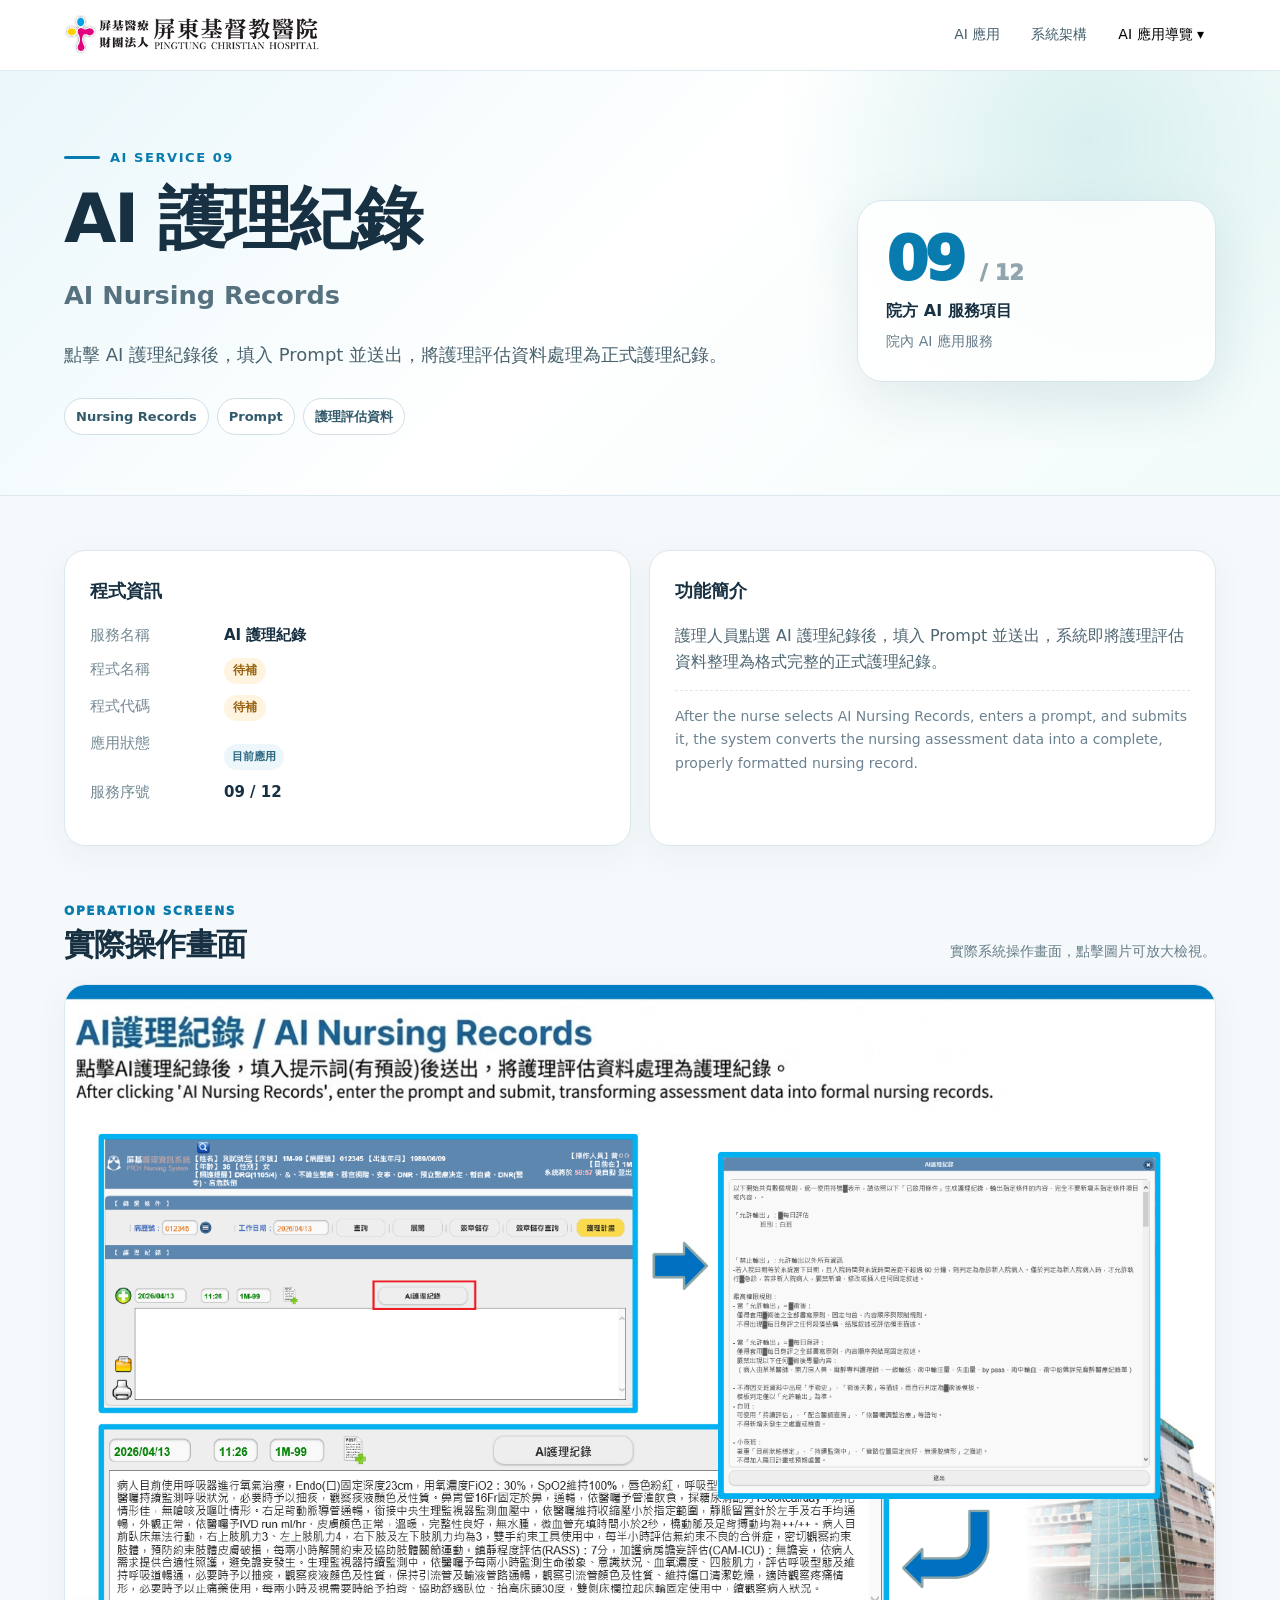
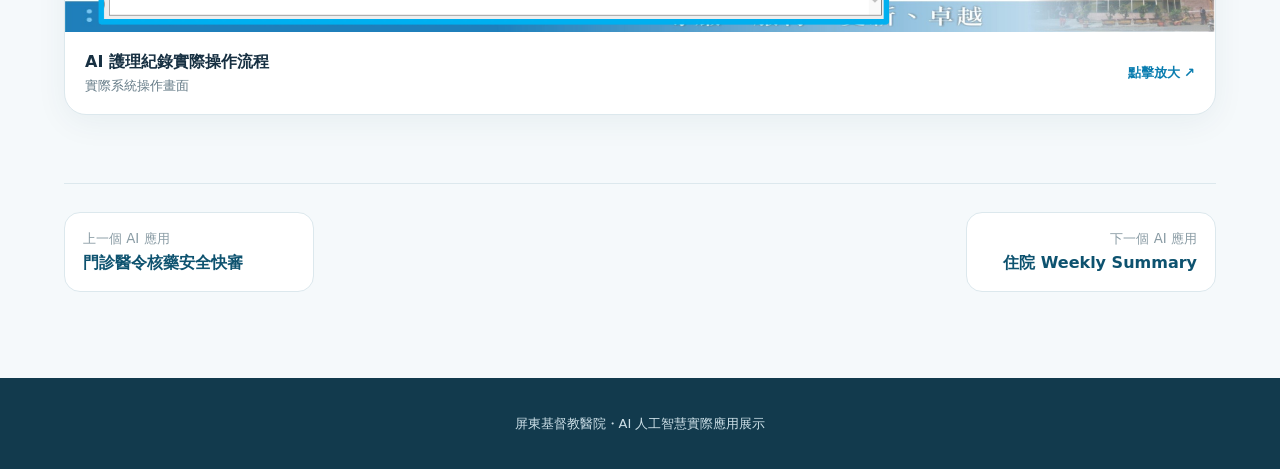
<file: service-09.html>
<!doctype html><html lang="zh-Hant"><head><meta charset="utf-8"><meta name="viewport" content="width=device-width,initial-scale=1"><title>AI 護理紀錄｜屏東基督教醫院 AI 應用</title><link rel="stylesheet" href="assets/styles.css?v=2"></head><body><header class="topbar"><nav class="nav"><a class="brand" href="index.html"><img class="brandlogo" src="assets/img/ptch-logo.png" alt="屏基醫療財團法人屏東基督教醫院 PINGTUNG CHRISTIAN HOSPITAL"></a><div class="navlinks"><a href="index.html#services">AI 應用</a><a href="index.html#architecture">系統架構</a><button id="openDrawer">AI 應用導覽 ▾</button></div></nav></header>
<section class="hero"><div class="hero-inner"><div><div class="kicker">AI Service 09</div><h1>AI 護理紀錄</h1><div class="en">AI Nursing Records</div><p class="lead">點擊 AI 護理紀錄後，填入 Prompt 並送出，將護理評估資料處理為正式護理紀錄。</p><div class="badges"><span class="badge">Nursing Records</span><span class="badge">Prompt</span><span class="badge">護理評估資料</span></div></div><aside class="hero-card"><div class="num">09 <span>/ 12</span></div><strong>院方 AI 服務項目</strong><p>院內 AI 應用服務</p></aside></div></section>
<main><section class="info-grid"><article class="panel"><h2>程式資訊</h2><dl class="meta"><dt>服務名稱</dt><dd>AI 護理紀錄</dd><dt>程式名稱</dt><dd><span class="pending">待補</span></dd><dt>程式代碼</dt><dd><span class="pending">待補</span></dd><dt>應用狀態</dt><dd><span class="status ">目前應用</span></dd><dt>服務序號</dt><dd>09 / 12</dd></dl></article><article class="panel"><h2>功能簡介</h2><p class="summary">護理人員點選 AI 護理紀錄後，填入 Prompt 並送出，系統即將護理評估資料整理為格式完整的正式護理紀錄。</p><p class="summary-en">After the nurse selects AI Nursing Records, enters a prompt, and submits it, the system converts the nursing assessment data into a complete, properly formatted nursing record.</p></article></section>
<section id="screens" class="section"><div class="section-head"><div><div class="eyebrow">Operation Screens</div><h2 class="section-title">實際操作畫面</h2></div><p class="section-desc">實際系統操作畫面，點擊圖片可放大檢視。</p></div><div class="gallery"><figure class="figure"><button class="zoomable"><img src="assets/img/slide-16.png" alt="AI 護理紀錄實際操作流程"></button><figcaption><div><div class="caption-title">AI 護理紀錄實際操作流程</div><div class="caption-sub">實際系統操作畫面</div></div><div class="zoom">點擊放大 ↗</div></figcaption></figure></div></section>

<nav class="pager"><a href="service-08.html"><small>上一個 AI 應用</small><strong>門診醫令核藥安全快審</strong></a><a href="service-10.html" style="text-align:right"><small>下一個 AI 應用</small><strong>住院 Weekly Summary</strong></a></nav></main><footer class="footer">屏東基督教醫院・AI 人工智慧實際應用展示</footer><div class="lightbox" id="lightbox"><button class="close" aria-label="關閉">×</button><img id="lightboxImg" alt="放大畫面"></div><div class="drawer" id="drawer"><div class="drawer-bg"></div><aside class="drawer-panel"><div class="drawer-header"><div><strong>AI 應用項目</strong><div style="color:#78909b;font-size:12px">AI Services</div></div><button id="closeDrawer" style="border:0;background:#edf4f7;border-radius:50%;width:38px;height:38px;cursor:pointer">×</button></div><div class="drawer-list"><a class="drawer-item drawer-home" href="index.html">← 回到首頁</a><a class="drawer-item" href="service-01.html"><b>01</b>　AI 診斷碼推薦</a><a class="drawer-item" href="service-02.html"><b>02</b>　AI 推薦用藥</a><a class="drawer-item" href="service-03.html"><b>03</b>　AI 生成診斷書</a><a class="drawer-item" href="service-04.html"><b>04</b>　抗生素升降階 AI 輔助決策</a><a class="drawer-item" href="service-05.html"><b>05</b>　AI 輔助第三線抗生素審核程式</a><a class="drawer-item" href="service-06.html"><b>06</b>　官網 AI 客服機器人</a><a class="drawer-item" href="service-07.html"><b>07</b>　AI 優化語音輸入</a><a class="drawer-item" href="service-08.html"><b>08</b>　門診醫令核藥安全快審</a><a class="drawer-item active" href="service-09.html"><b>09</b>　AI 護理紀錄</a><a class="drawer-item" href="service-10.html"><b>10</b>　住院 Weekly Summary</a><a class="drawer-item" href="service-11.html"><b>11</b>　AI 生成 Accept Note</a><a class="drawer-item" href="service-12.html"><b>12</b>　ChatPTCH</a></div></aside></div><script src="assets/site.js"></script></body></html>
</file>
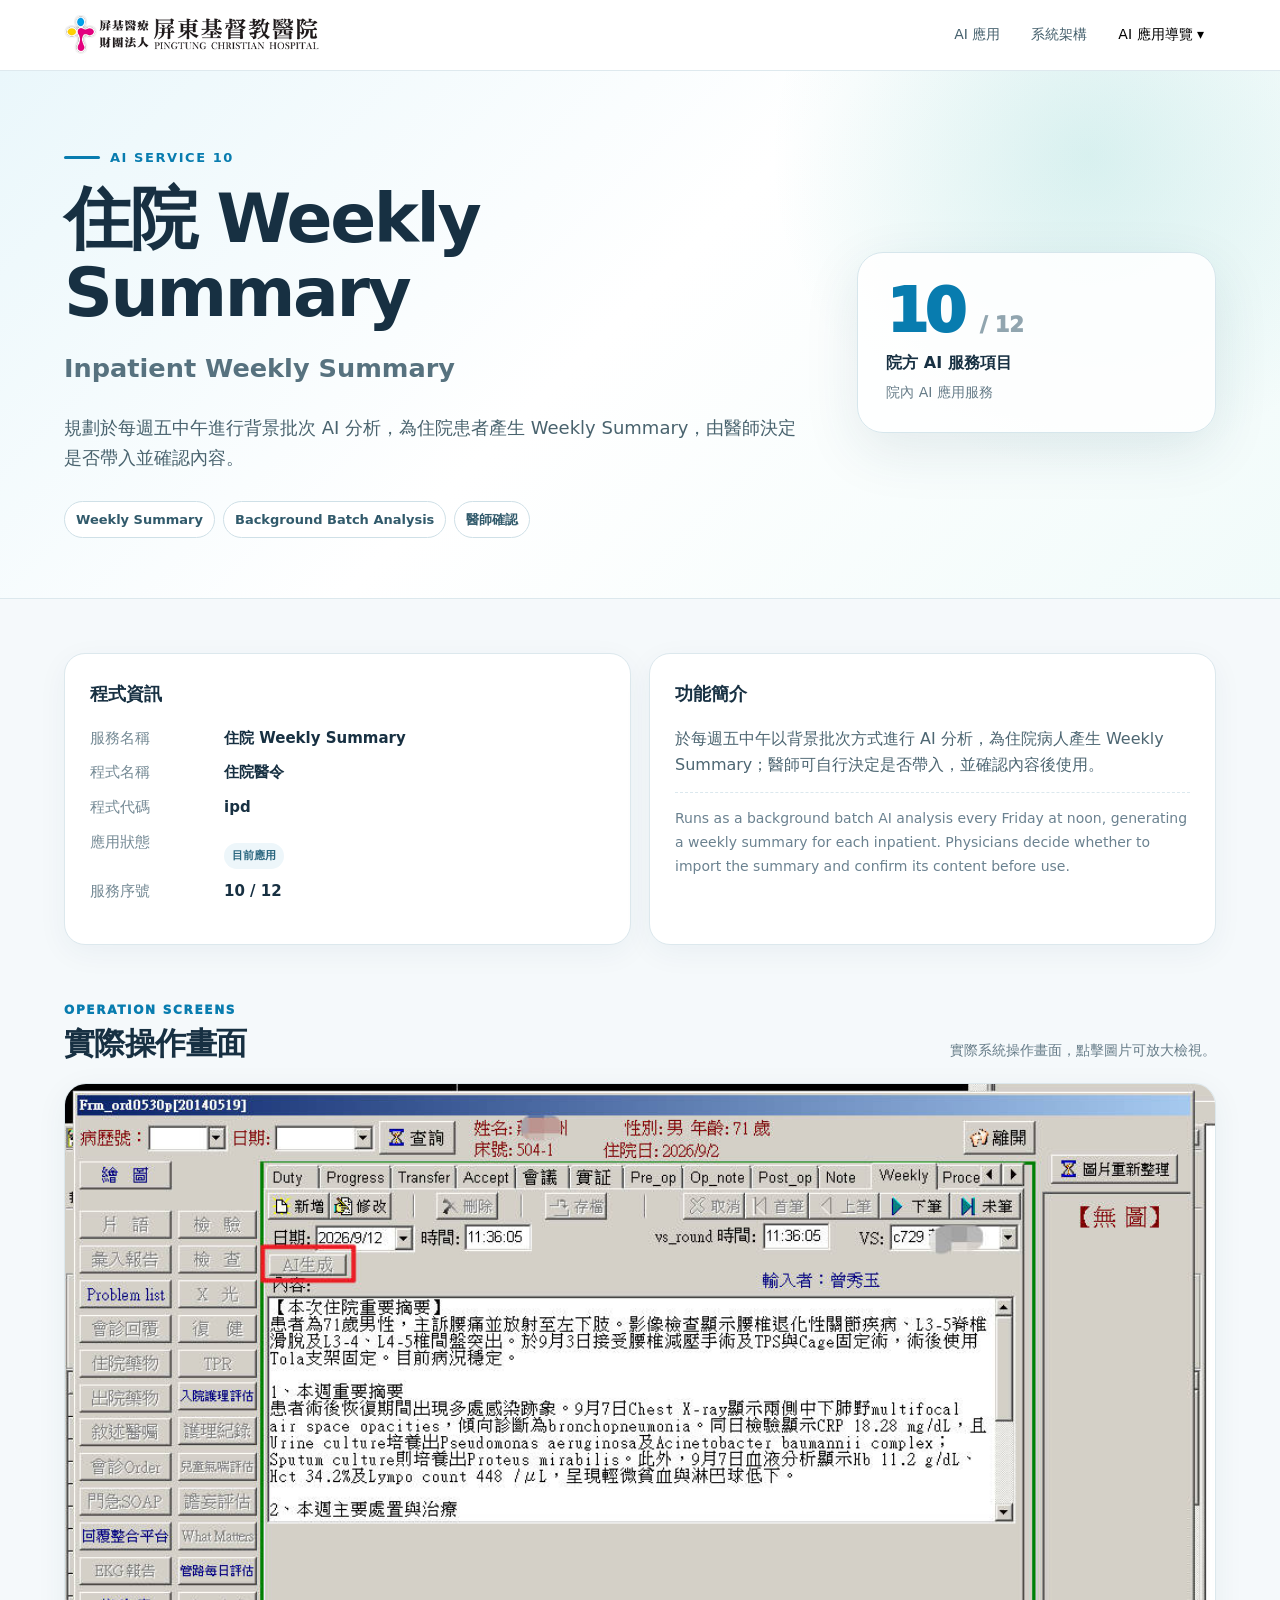
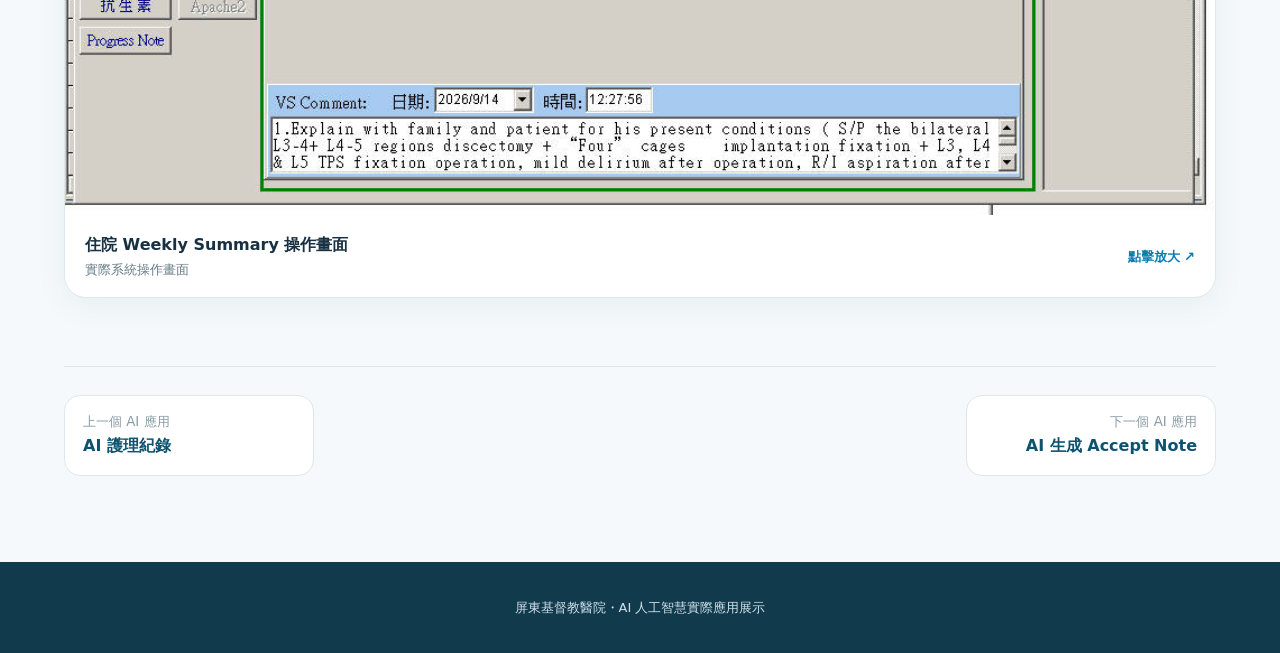
<file: service-10.html>
<!doctype html><html lang="zh-Hant"><head><meta charset="utf-8"><meta name="viewport" content="width=device-width,initial-scale=1"><title>住院 Weekly Summary｜屏東基督教醫院 AI 應用</title><link rel="stylesheet" href="assets/styles.css?v=2"></head><body><header class="topbar"><nav class="nav"><a class="brand" href="index.html"><img class="brandlogo" src="assets/img/ptch-logo.png" alt="屏基醫療財團法人屏東基督教醫院 PINGTUNG CHRISTIAN HOSPITAL"></a><div class="navlinks"><a href="index.html#services">AI 應用</a><a href="index.html#architecture">系統架構</a><button id="openDrawer">AI 應用導覽 ▾</button></div></nav></header>
<section class="hero"><div class="hero-inner"><div><div class="kicker">AI Service 10</div><h1>住院 Weekly Summary</h1><div class="en">Inpatient Weekly Summary</div><p class="lead">規劃於每週五中午進行背景批次 AI 分析，為住院患者產生 Weekly Summary，由醫師決定是否帶入並確認內容。</p><div class="badges"><span class="badge">Weekly Summary</span><span class="badge">Background Batch Analysis</span><span class="badge">醫師確認</span></div></div><aside class="hero-card"><div class="num">10 <span>/ 12</span></div><strong>院方 AI 服務項目</strong><p>院內 AI 應用服務</p></aside></div></section>
<main><section class="info-grid"><article class="panel"><h2>程式資訊</h2><dl class="meta"><dt>服務名稱</dt><dd>住院 Weekly Summary</dd><dt>程式名稱</dt><dd>住院醫令</dd><dt>程式代碼</dt><dd>ipd</dd><dt>應用狀態</dt><dd><span class="status">目前應用</span></dd><dt>服務序號</dt><dd>10 / 12</dd></dl></article><article class="panel"><h2>功能簡介</h2><p class="summary">於每週五中午以背景批次方式進行 AI 分析，為住院病人產生 Weekly Summary；醫師可自行決定是否帶入，並確認內容後使用。</p><p class="summary-en">Runs as a background batch AI analysis every Friday at noon, generating a weekly summary for each inpatient. Physicians decide whether to import the summary and confirm its content before use.</p></article></section>
<section id="screens" class="section"><div class="section-head"><div><div class="eyebrow">Operation Screens</div><h2 class="section-title">實際操作畫面</h2></div><p class="section-desc">實際系統操作畫面，點擊圖片可放大檢視。</p></div><div class="gallery"><figure class="figure weekly"><button class="zoomable"><img src="assets/img/weekly-summary-ipd.jpg" alt="住院 Weekly Summary 操作畫面"></button><figcaption><div><div class="caption-title">住院 Weekly Summary 操作畫面</div><div class="caption-sub">實際系統操作畫面</div></div><div class="zoom">點擊放大 ↗</div></figcaption></figure></div></section>

<nav class="pager"><a href="service-09.html"><small>上一個 AI 應用</small><strong>AI 護理紀錄</strong></a><a href="service-11.html" style="text-align:right"><small>下一個 AI 應用</small><strong>AI 生成 Accept Note</strong></a></nav></main><footer class="footer">屏東基督教醫院・AI 人工智慧實際應用展示</footer><div class="lightbox" id="lightbox"><button class="close" aria-label="關閉">×</button><img id="lightboxImg" alt="放大畫面"></div><div class="drawer" id="drawer"><div class="drawer-bg"></div><aside class="drawer-panel"><div class="drawer-header"><div><strong>AI 應用項目</strong><div style="color:#78909b;font-size:12px">AI Services</div></div><button id="closeDrawer" style="border:0;background:#edf4f7;border-radius:50%;width:38px;height:38px;cursor:pointer">×</button></div><div class="drawer-list"><a class="drawer-item drawer-home" href="index.html">← 回到首頁</a><a class="drawer-item" href="service-01.html"><b>01</b>　AI 診斷碼推薦</a><a class="drawer-item" href="service-02.html"><b>02</b>　AI 推薦用藥</a><a class="drawer-item" href="service-03.html"><b>03</b>　AI 生成診斷書</a><a class="drawer-item" href="service-04.html"><b>04</b>　抗生素升降階 AI 輔助決策</a><a class="drawer-item" href="service-05.html"><b>05</b>　AI 輔助第三線抗生素審核程式</a><a class="drawer-item" href="service-06.html"><b>06</b>　官網 AI 客服機器人</a><a class="drawer-item" href="service-07.html"><b>07</b>　AI 優化語音輸入</a><a class="drawer-item" href="service-08.html"><b>08</b>　門診醫令核藥安全快審</a><a class="drawer-item" href="service-09.html"><b>09</b>　AI 護理紀錄</a><a class="drawer-item active" href="service-10.html"><b>10</b>　住院 Weekly Summary</a><a class="drawer-item" href="service-11.html"><b>11</b>　AI 生成 Accept Note</a><a class="drawer-item" href="service-12.html"><b>12</b>　ChatPTCH</a></div></aside></div><script src="assets/site.js"></script></body></html>
</file>
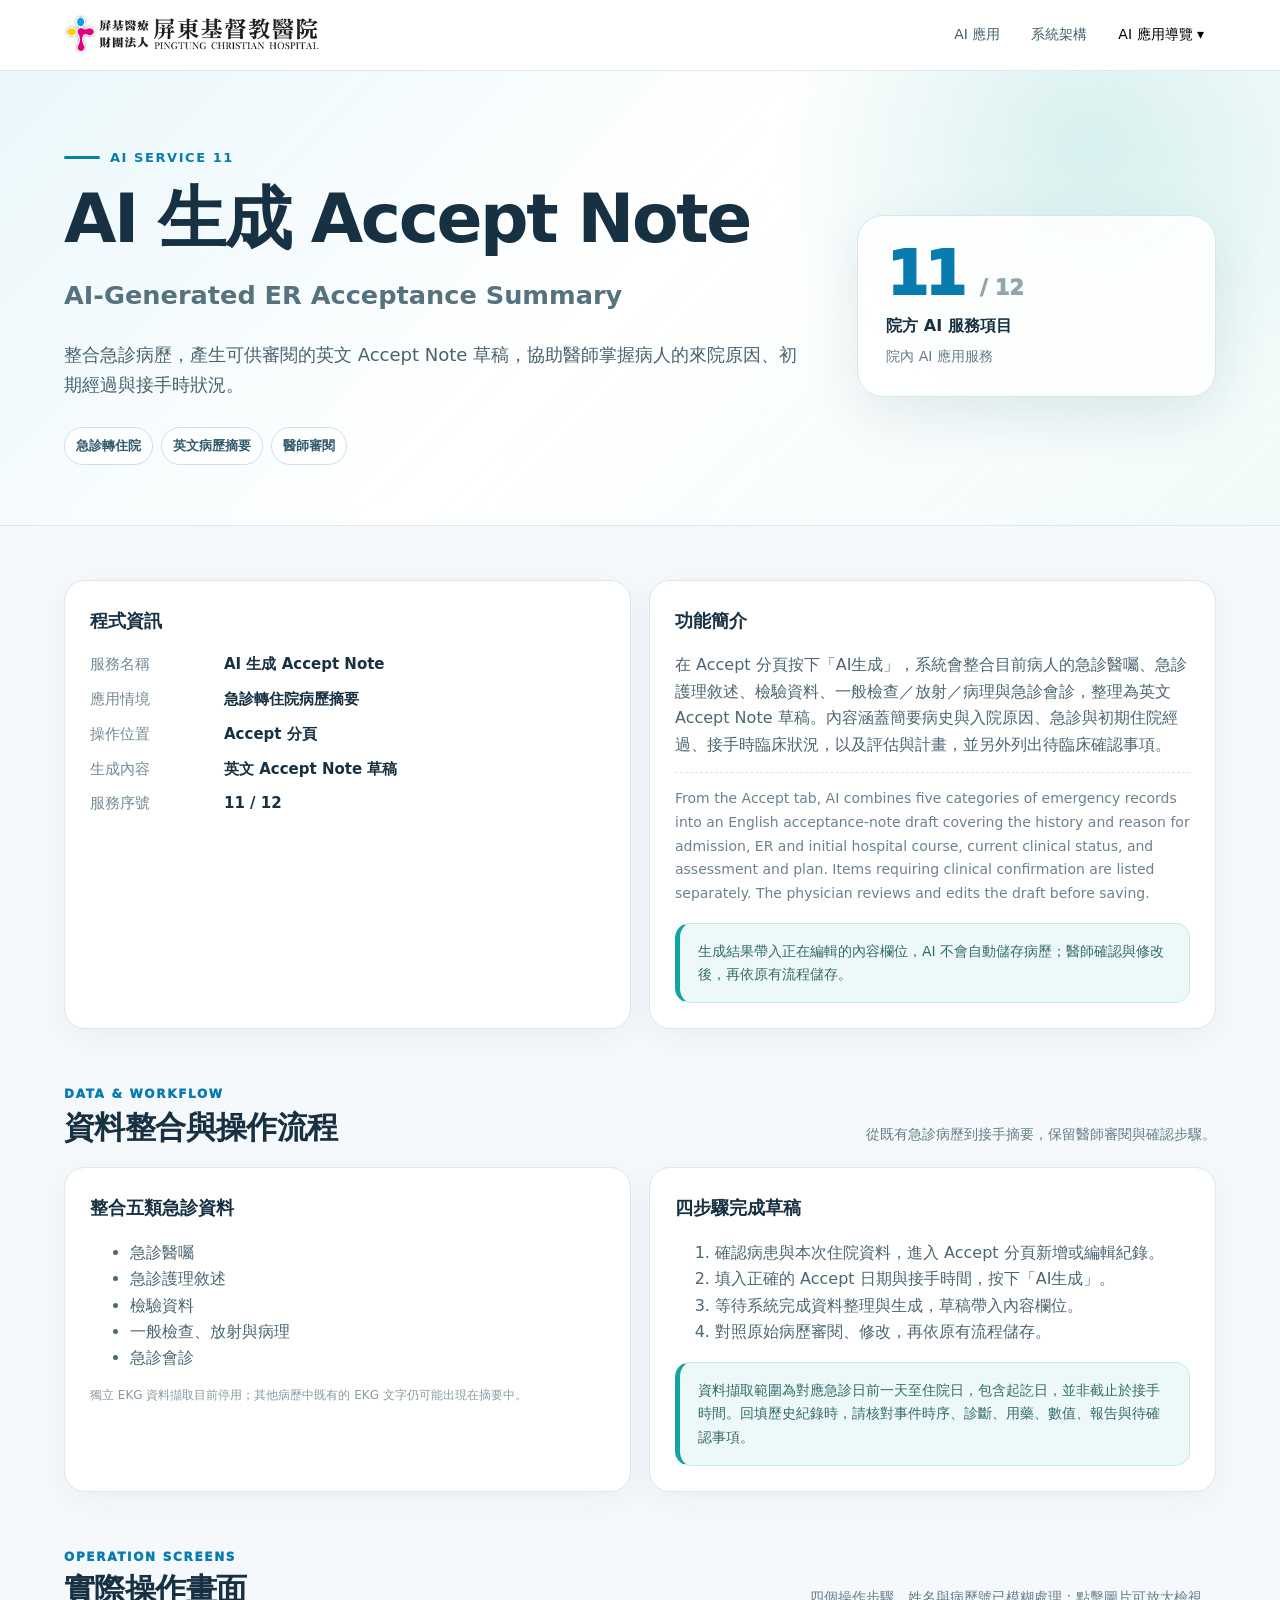
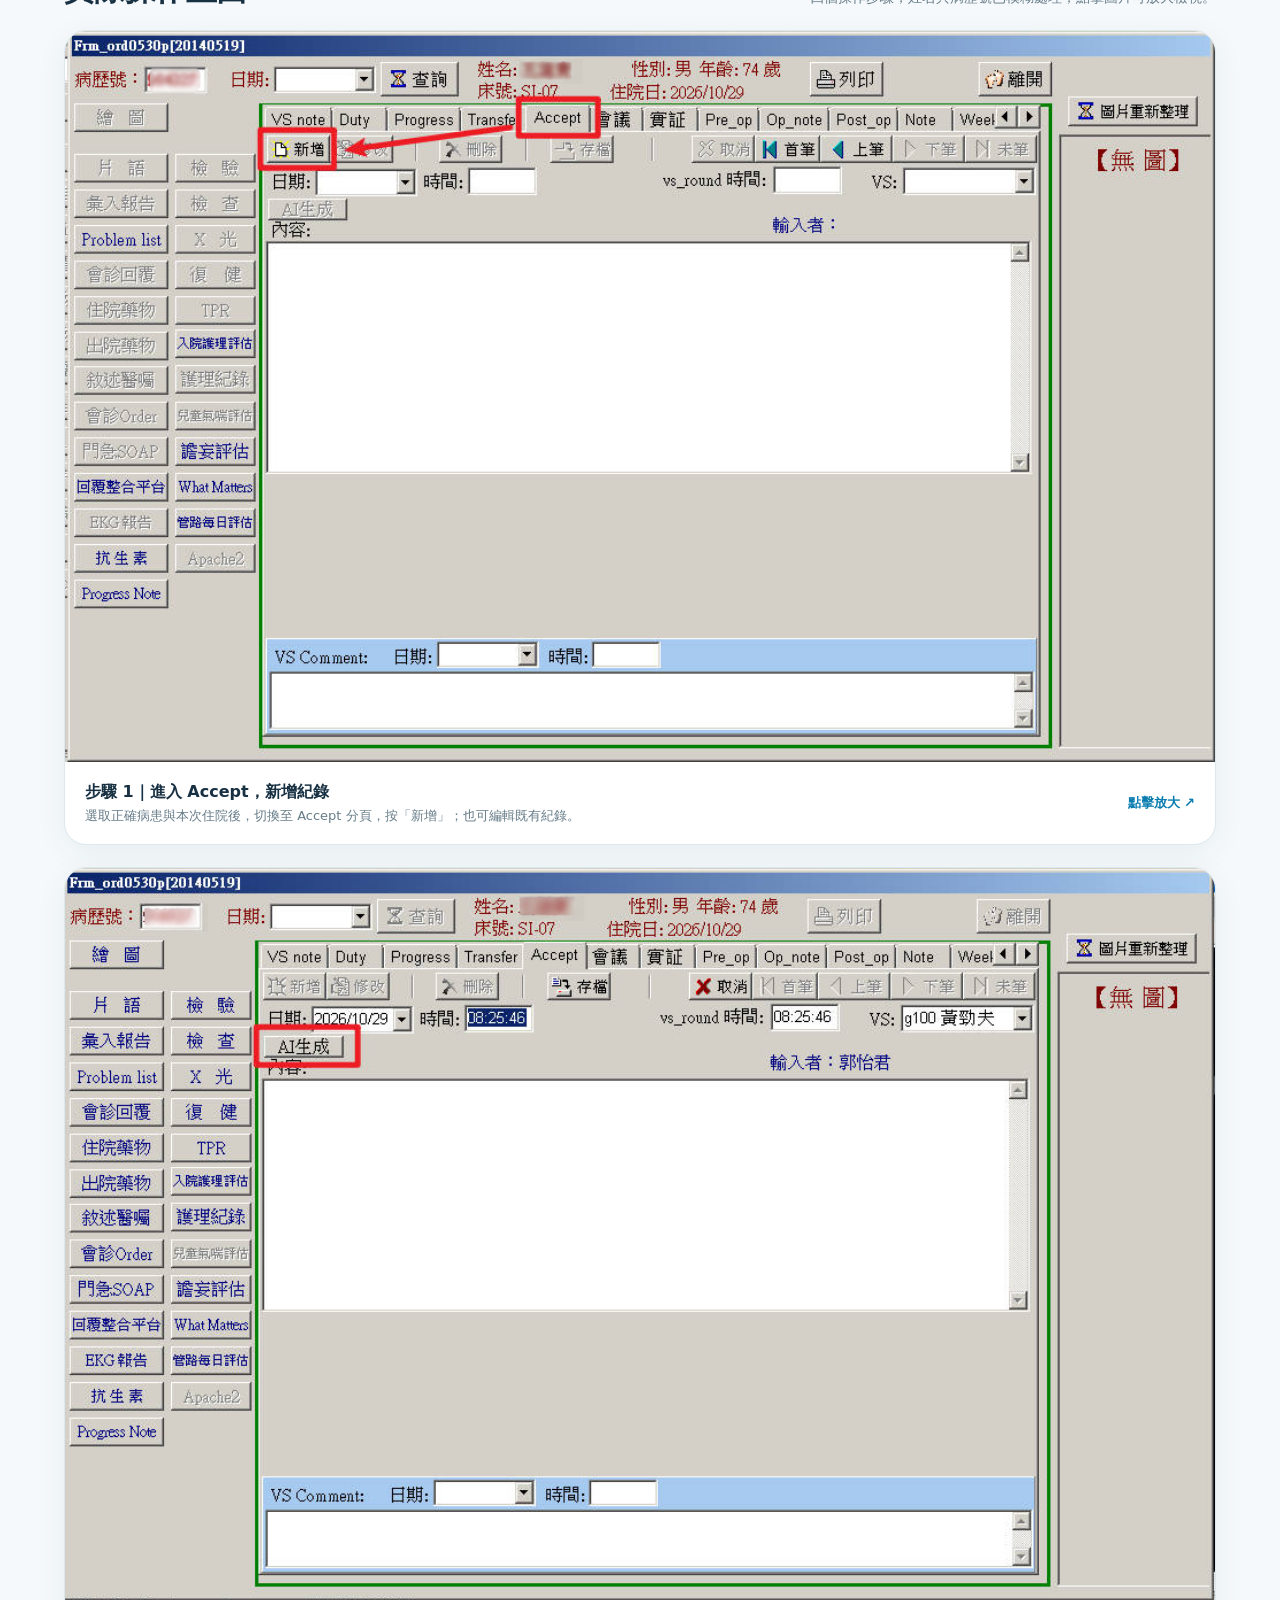
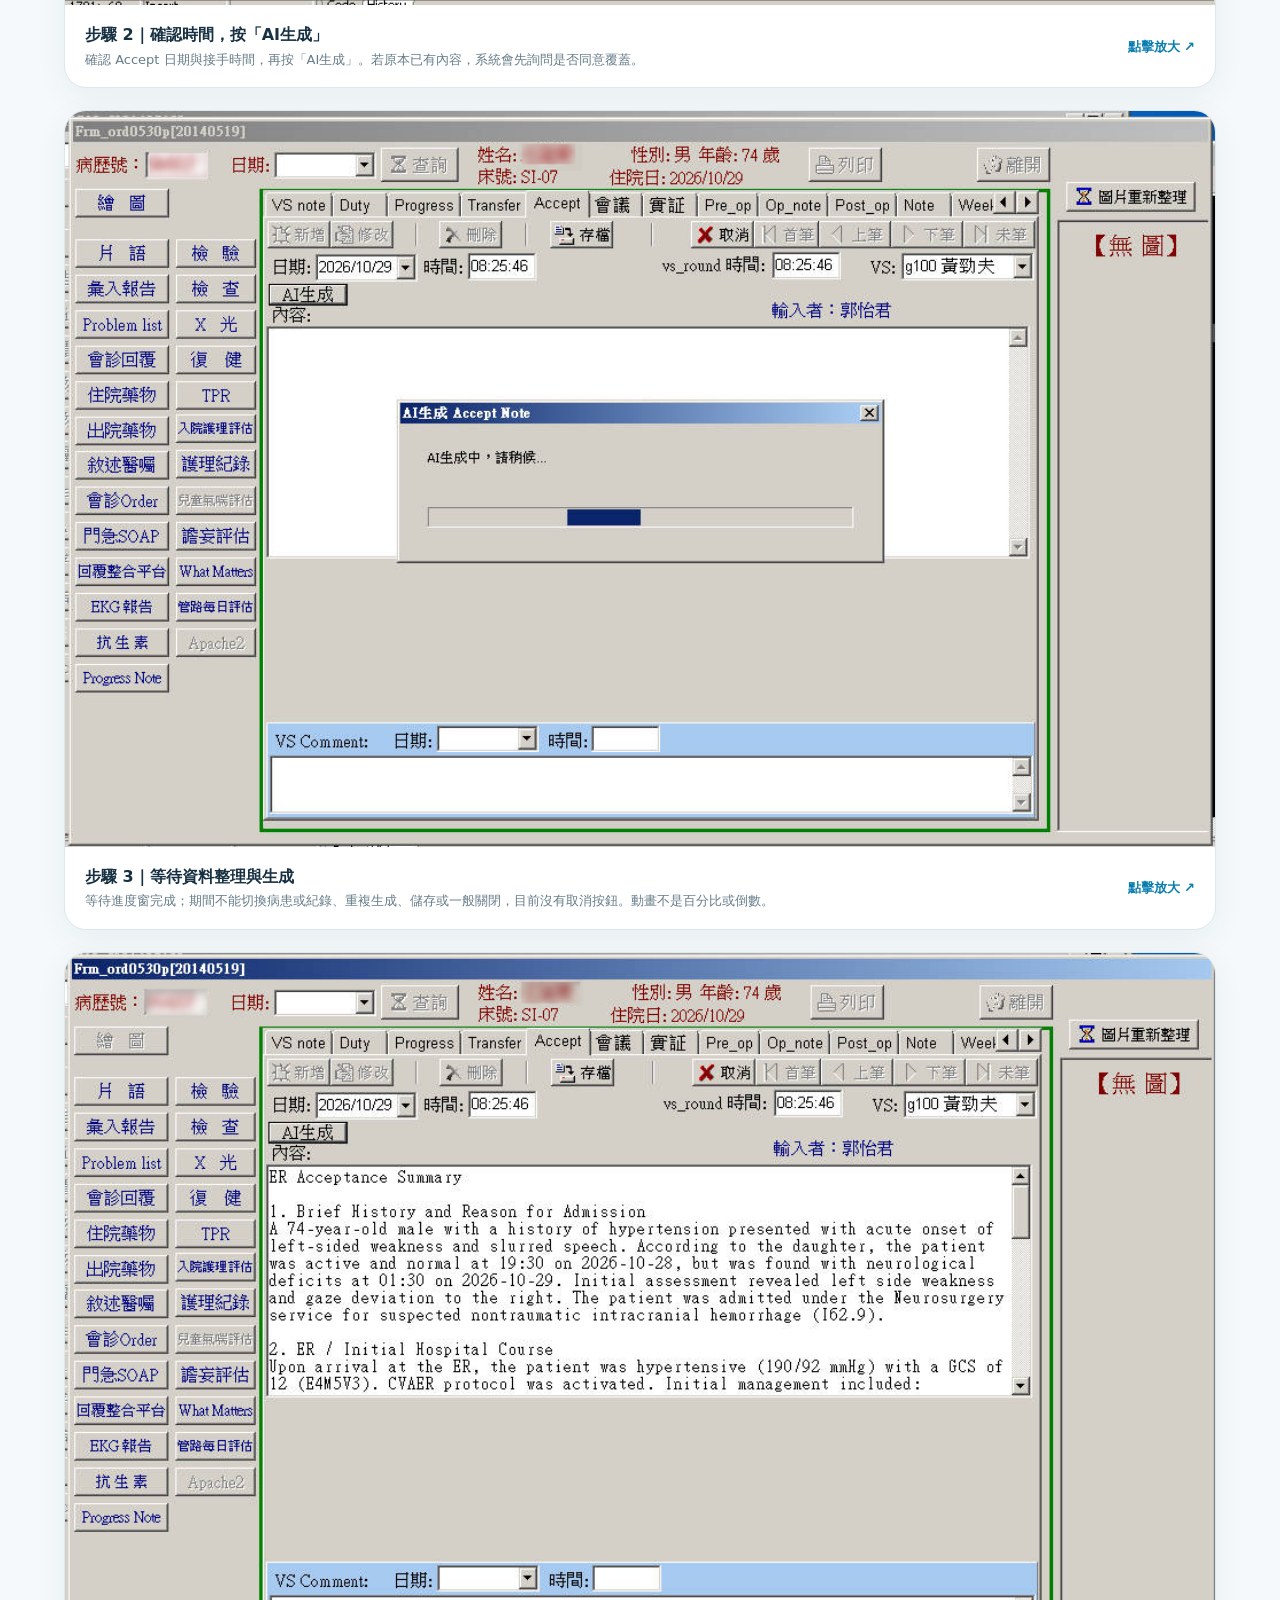
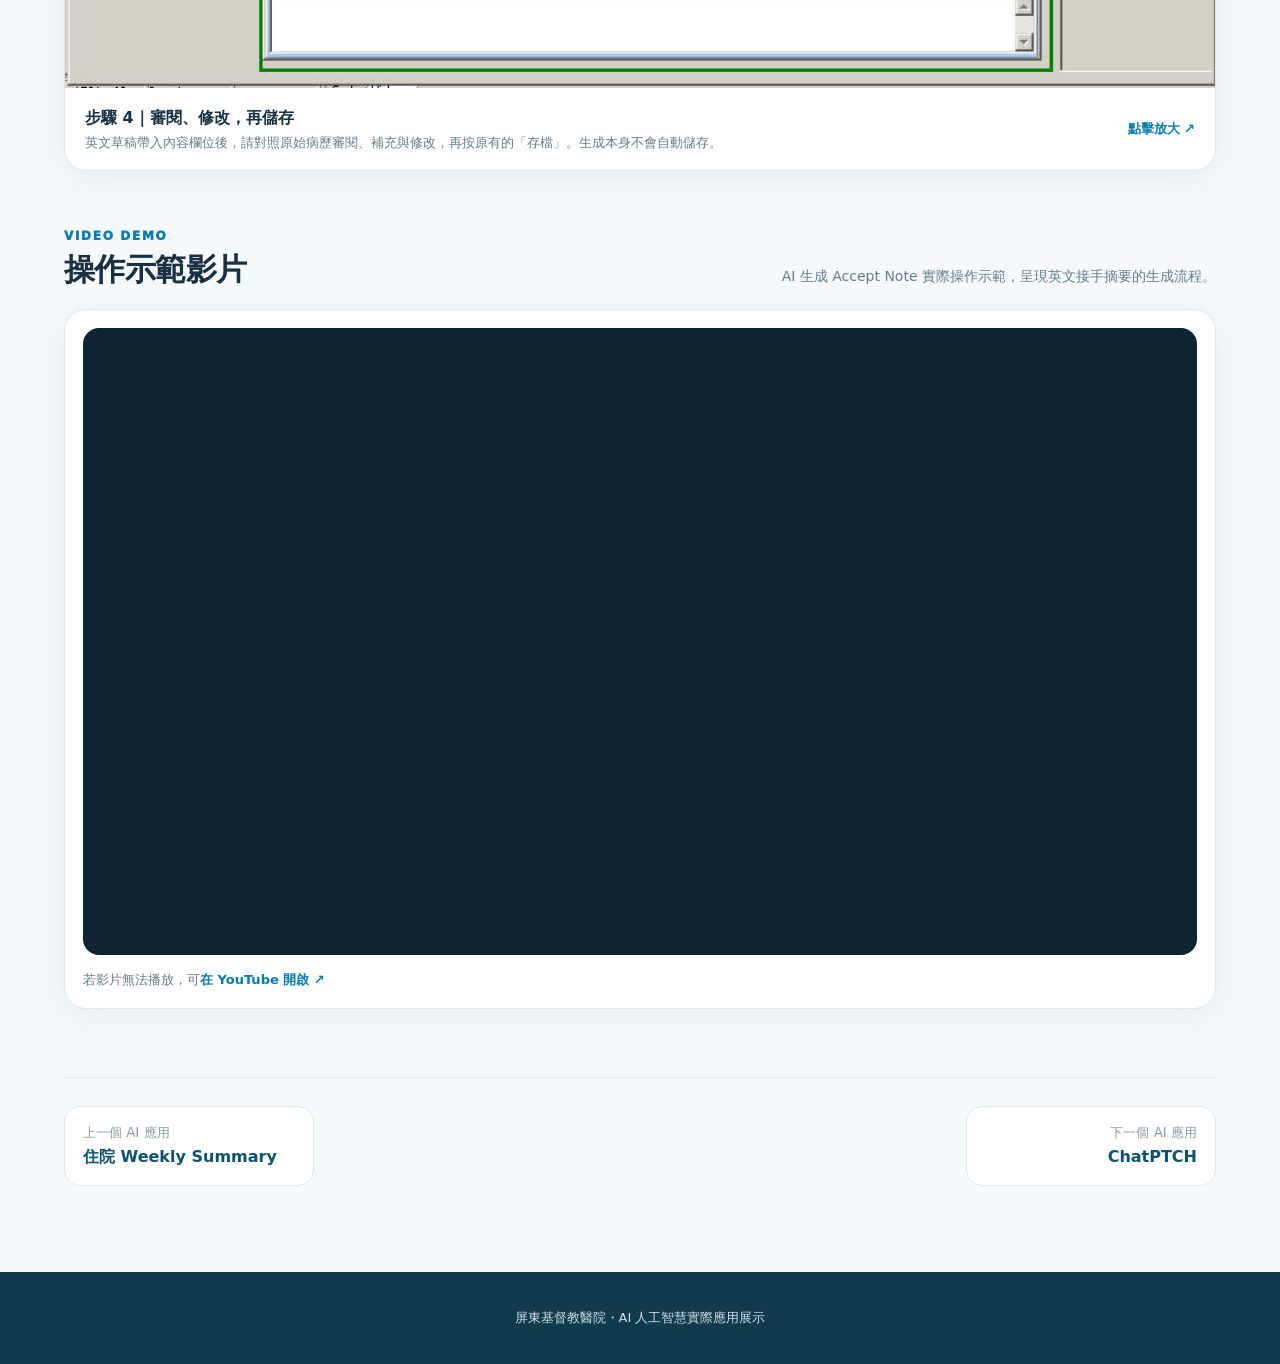
<file: service-11.html>
<!doctype html><html lang="zh-Hant"><head><meta charset="utf-8"><meta name="viewport" content="width=device-width,initial-scale=1"><title>AI 生成 Accept Note｜屏東基督教醫院 AI 應用</title><link rel="stylesheet" href="assets/styles.css?v=2"></head><body><header class="topbar"><nav class="nav"><a class="brand" href="index.html"><img class="brandlogo" src="assets/img/ptch-logo.png" alt="屏基醫療財團法人屏東基督教醫院 PINGTUNG CHRISTIAN HOSPITAL"></a><div class="navlinks"><a href="index.html#services">AI 應用</a><a href="index.html#architecture">系統架構</a><button id="openDrawer">AI 應用導覽 ▾</button></div></nav></header>
<section class="hero"><div class="hero-inner"><div><div class="kicker">AI Service 11</div><h1>AI 生成 Accept Note</h1><div class="en">AI-Generated ER Acceptance Summary</div><p class="lead">整合急診病歷，產生可供審閱的英文 Accept Note 草稿，協助醫師掌握病人的來院原因、初期經過與接手時狀況。</p><div class="badges"><span class="badge">急診轉住院</span><span class="badge">英文病歷摘要</span><span class="badge">醫師審閱</span></div></div><aside class="hero-card"><div class="num">11 <span>/ 12</span></div><strong>院方 AI 服務項目</strong><p>院內 AI 應用服務</p></aside></div></section>
<main>
<section class="info-grid"><article class="panel"><h2>程式資訊</h2><dl class="meta"><dt>服務名稱</dt><dd>AI 生成 Accept Note</dd><dt>應用情境</dt><dd>急診轉住院病歷摘要</dd><dt>操作位置</dt><dd>Accept 分頁</dd><dt>生成內容</dt><dd>英文 Accept Note 草稿</dd><dt>服務序號</dt><dd>11 / 12</dd></dl></article><article class="panel"><h2>功能簡介</h2><p class="summary">在 Accept 分頁按下「AI生成」，系統會整合目前病人的急診醫囑、急診護理敘述、檢驗資料、一般檢查／放射／病理與急診會診，整理為英文 Accept Note 草稿。內容涵蓋簡要病史與入院原因、急診與初期住院經過、接手時臨床狀況，以及評估與計畫，並另外列出待臨床確認事項。</p><p class="summary-en">From the Accept tab, AI combines five categories of emergency records into an English acceptance-note draft covering the history and reason for admission, ER and initial hospital course, current clinical status, and assessment and plan. Items requiring clinical confirmation are listed separately. The physician reviews and edits the draft before saving.</p><div class="callout">生成結果帶入正在編輯的內容欄位，AI 不會自動儲存病歷；醫師確認與修改後，再依原有流程儲存。</div></article></section>
<section class="section" id="workflow"><div class="section-head"><div><div class="eyebrow">Data &amp; Workflow</div><h2 class="section-title">資料整合與操作流程</h2></div><p class="section-desc">從既有急診病歷到接手摘要，保留醫師審閱與確認步驟。</p></div><div class="info-grid"><article class="panel"><h2>整合五類急診資料</h2><ul class="summary"><li>急診醫囑</li><li>急診護理敘述</li><li>檢驗資料</li><li>一般檢查、放射與病理</li><li>急診會診</li></ul><p class="privacy-note">獨立 EKG 資料擷取目前停用；其他病歷中既有的 EKG 文字仍可能出現在摘要中。</p></article><article class="panel"><h2>四步驟完成草稿</h2><ol class="summary"><li>確認病患與本次住院資料，進入 Accept 分頁新增或編輯紀錄。</li><li>填入正確的 Accept 日期與接手時間，按下「AI生成」。</li><li>等待系統完成資料整理與生成，草稿帶入內容欄位。</li><li>對照原始病歷審閱、修改，再依原有流程儲存。</li></ol><div class="callout">資料擷取範圍為對應急診日前一天至住院日，包含起訖日，並非截止於接手時間。回填歷史紀錄時，請核對事件時序、診斷、用藥、數值、報告與待確認事項。</div></article></div></section>
<section id="screens" class="section"><div class="section-head"><div><div class="eyebrow">Operation Screens</div><h2 class="section-title">實際操作畫面</h2></div><p class="section-desc">四個操作步驟，姓名與病歷號已模糊處理；點擊圖片可放大檢視。</p></div><div class="gallery"><figure class="figure weekly"><button class="zoomable" aria-label="放大操作畫面 1：進入 Accept，新增紀錄"><img src="assets/img/accept-note-step-01-redacted.png" alt="Accept 分頁與新增按鈕以紅框標示的原始操作畫面。" loading="lazy"></button><figcaption><div><div class="caption-title">步驟 1｜進入 Accept，新增紀錄</div><div class="caption-sub">選取正確病患與本次住院後，切換至 Accept 分頁，按「新增」；也可編輯既有紀錄。</div></div><div class="zoom">點擊放大 ↗</div></figcaption></figure><figure class="figure weekly"><button class="zoomable" aria-label="放大操作畫面 2：確認時間，按「AI生成」"><img src="assets/img/accept-note-step-02-redacted.png" alt="新增紀錄後，AI生成按鈕以紅框標示的原始操作畫面。" loading="lazy"></button><figcaption><div><div class="caption-title">步驟 2｜確認時間，按「AI生成」</div><div class="caption-sub">確認 Accept 日期與接手時間，再按「AI生成」。若原本已有內容，系統會先詢問是否同意覆蓋。</div></div><div class="zoom">點擊放大 ↗</div></figcaption></figure><figure class="figure weekly"><button class="zoomable" aria-label="放大操作畫面 3：等待資料整理與生成"><img src="assets/img/accept-note-step-03-redacted.png" alt="AI生成 Accept Note 的等待進度窗，顯示正在處理。" loading="lazy"></button><figcaption><div><div class="caption-title">步驟 3｜等待資料整理與生成</div><div class="caption-sub">等待進度窗完成；期間不能切換病患或紀錄、重複生成、儲存或一般關閉，目前沒有取消按鈕。動畫不是百分比或倒數。</div></div><div class="zoom">點擊放大 ↗</div></figcaption></figure><figure class="figure weekly"><button class="zoomable" aria-label="放大操作畫面 4：審閱、修改，再儲存"><img src="assets/img/accept-note-step-04-redacted.png" alt="英文 ER Acceptance Summary 已帶入 Accept 內容欄位的原始操作畫面。" loading="lazy"></button><figcaption><div><div class="caption-title">步驟 4｜審閱、修改，再儲存</div><div class="caption-sub">英文草稿帶入內容欄位後，請對照原始病歷審閱、補充與修改，再按原有的「存檔」。生成本身不會自動儲存。</div></div><div class="zoom">點擊放大 ↗</div></figcaption></figure></div></section>
<section id="video" class="section"><div class="section-head"><div><div class="eyebrow">Video Demo</div><h2 class="section-title">操作示範影片</h2></div><p class="section-desc">AI 生成 Accept Note 實際操作示範，呈現英文接手摘要的生成流程。</p></div><div class="video-frame"><div class="video-embed"><iframe src="https://www.youtube-nocookie.com/embed/nKzYz9A1I0I?rel=0" title="AI 生成 Accept Note 操作示範影片" loading="lazy" allow="accelerometer; autoplay; clipboard-write; encrypted-media; gyroscope; picture-in-picture; web-share" referrerpolicy="strict-origin-when-cross-origin" allowfullscreen></iframe></div><p class="video-note">若影片無法播放，可<a href="https://youtu.be/nKzYz9A1I0I?si=bIo36XLuvBxrHDey" target="_blank" rel="noopener">在 YouTube 開啟 ↗</a></p></div></section>
<nav class="pager"><a href="service-10.html"><small>上一個 AI 應用</small><strong>住院 Weekly Summary</strong></a><a href="service-12.html" style="text-align:right"><small>下一個 AI 應用</small><strong>ChatPTCH</strong></a></nav></main><footer class="footer">屏東基督教醫院・AI 人工智慧實際應用展示</footer><div class="lightbox" id="lightbox"><button class="close" aria-label="關閉">×</button><img id="lightboxImg" alt="放大畫面"></div><div class="drawer" id="drawer"><div class="drawer-bg"></div><aside class="drawer-panel"><div class="drawer-header"><div><strong>AI 應用項目</strong><div style="color:#78909b;font-size:12px">AI Services</div></div><button id="closeDrawer" style="border:0;background:#edf4f7;border-radius:50%;width:38px;height:38px;cursor:pointer">×</button></div><div class="drawer-list"><a class="drawer-item drawer-home" href="index.html">← 回到首頁</a><a class="drawer-item" href="service-01.html"><b>01</b>　AI 診斷碼推薦</a><a class="drawer-item" href="service-02.html"><b>02</b>　AI 推薦用藥</a><a class="drawer-item" href="service-03.html"><b>03</b>　AI 生成診斷書</a><a class="drawer-item" href="service-04.html"><b>04</b>　抗生素升降階 AI 輔助決策</a><a class="drawer-item" href="service-05.html"><b>05</b>　AI 輔助第三線抗生素審核程式</a><a class="drawer-item" href="service-06.html"><b>06</b>　官網 AI 客服機器人</a><a class="drawer-item" href="service-07.html"><b>07</b>　AI 優化語音輸入</a><a class="drawer-item" href="service-08.html"><b>08</b>　門診醫令核藥安全快審</a><a class="drawer-item" href="service-09.html"><b>09</b>　AI 護理紀錄</a><a class="drawer-item" href="service-10.html"><b>10</b>　住院 Weekly Summary</a><a class="drawer-item active" href="service-11.html"><b>11</b>　AI 生成 Accept Note</a><a class="drawer-item" href="service-12.html"><b>12</b>　ChatPTCH</a></div></aside></div><script src="assets/site.js"></script></body></html>
</file>
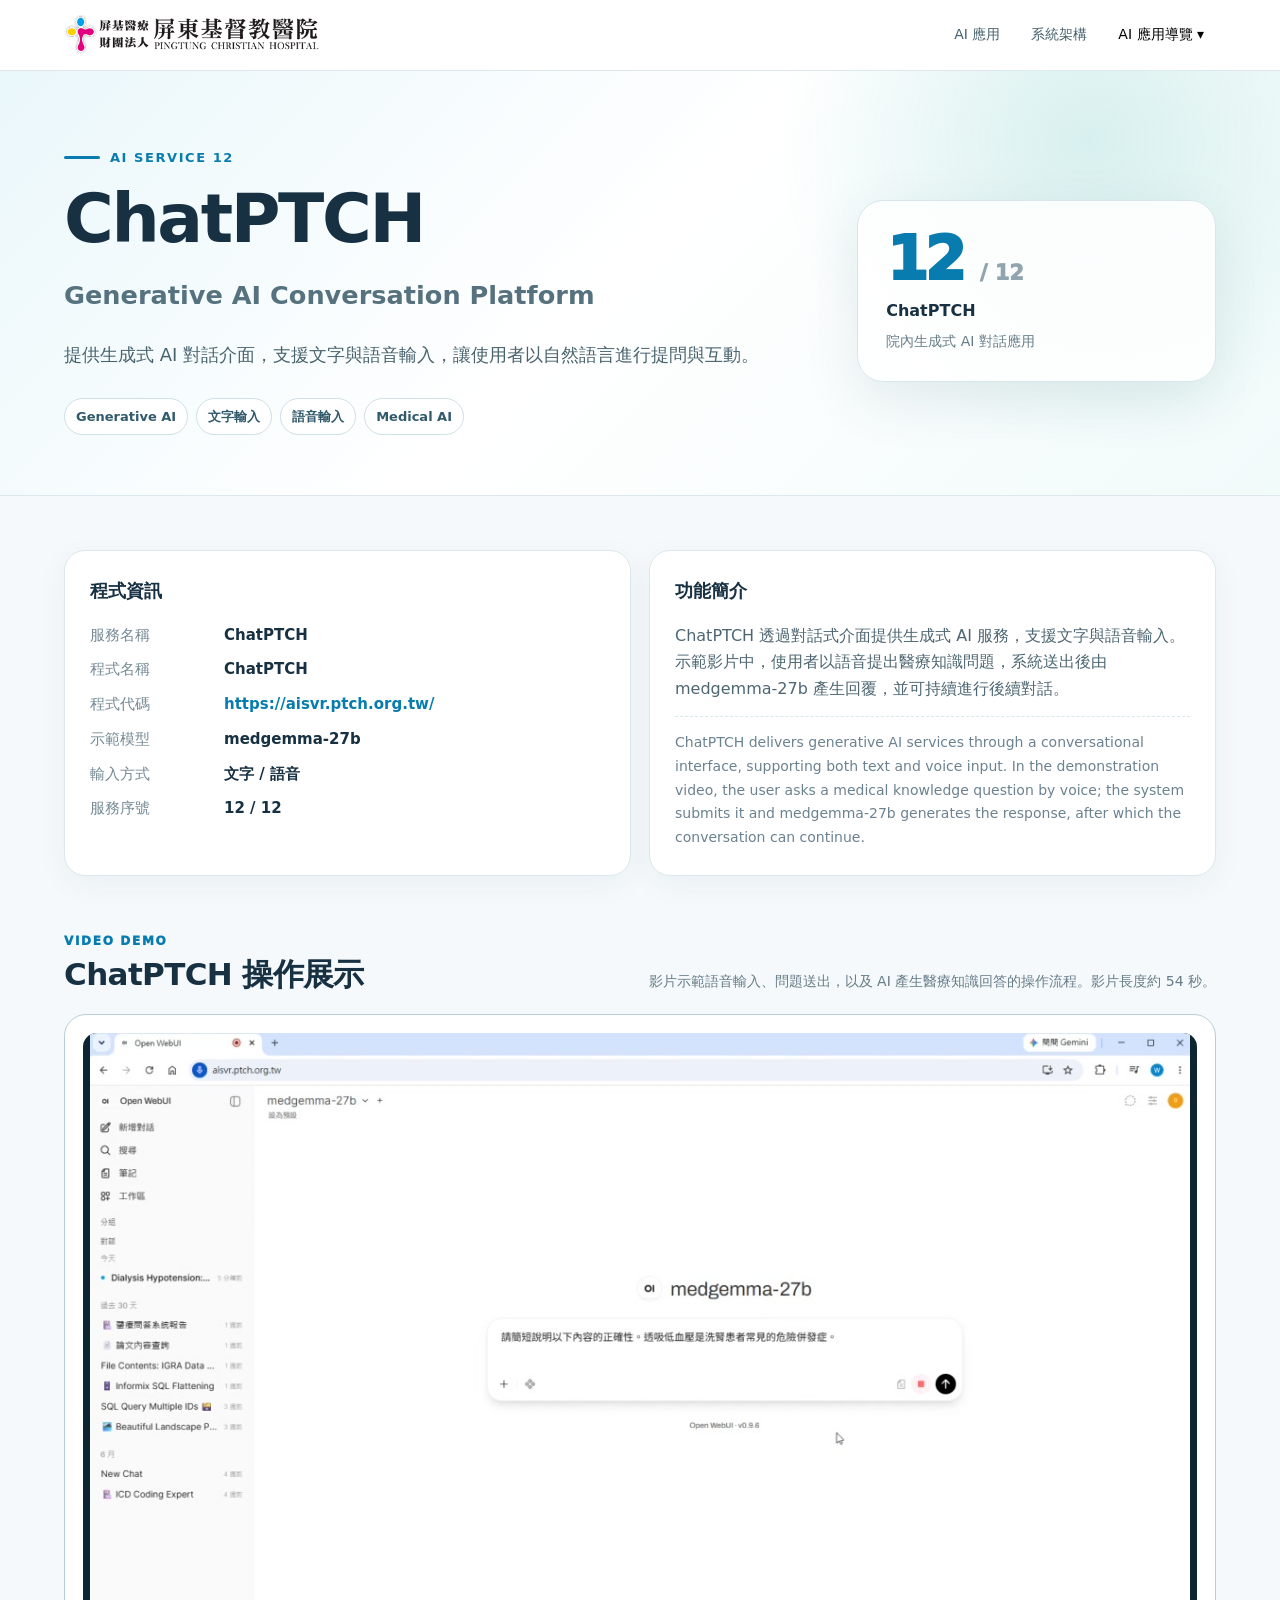
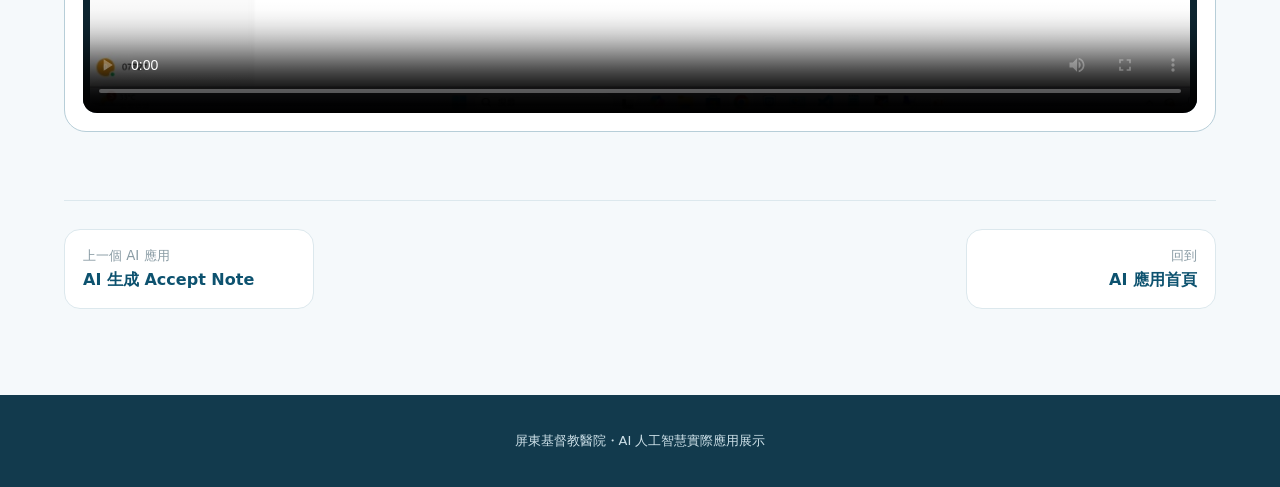
<file: service-12.html>
<!doctype html><html lang="zh-Hant"><head><meta charset="utf-8"><meta name="viewport" content="width=device-width,initial-scale=1"><title>ChatPTCH｜屏東基督教醫院 AI 應用</title><link rel="stylesheet" href="assets/styles.css?v=2"></head><body><header class="topbar"><nav class="nav"><a class="brand" href="index.html"><img class="brandlogo" src="assets/img/ptch-logo.png" alt="屏基醫療財團法人屏東基督教醫院 PINGTUNG CHRISTIAN HOSPITAL"></a><div class="navlinks"><a href="index.html#services">AI 應用</a><a href="index.html#architecture">系統架構</a><button id="openDrawer">AI 應用導覽 ▾</button></div></nav></header>
<section class="hero"><div class="hero-inner"><div><div class="kicker">AI Service 12</div><h1>ChatPTCH</h1><div class="en">Generative AI Conversation Platform</div><p class="lead">提供生成式 AI 對話介面，支援文字與語音輸入，讓使用者以自然語言進行提問與互動。</p><div class="badges"><span class="badge">Generative AI</span><span class="badge">文字輸入</span><span class="badge">語音輸入</span><span class="badge">Medical AI</span></div></div><aside class="hero-card"><div class="num">12 <span>/ 12</span></div><strong>ChatPTCH</strong><p>院內生成式 AI 對話應用</p></aside></div></section>
<main><section class="info-grid"><article class="panel"><h2>程式資訊</h2><dl class="meta"><dt>服務名稱</dt><dd>ChatPTCH</dd><dt>程式名稱</dt><dd>ChatPTCH</dd><dt>程式代碼</dt><dd><a href="https://aisvr.ptch.org.tw/" target="_blank" rel="noopener">https://aisvr.ptch.org.tw/</a></dd><dt>示範模型</dt><dd>medgemma-27b</dd><dt>輸入方式</dt><dd>文字 / 語音</dd><dt>服務序號</dt><dd>12 / 12</dd></dl></article><article class="panel"><h2>功能簡介</h2><p class="summary">ChatPTCH 透過對話式介面提供生成式 AI 服務，支援文字與語音輸入。示範影片中，使用者以語音提出醫療知識問題，系統送出後由 medgemma-27b 產生回覆，並可持續進行後續對話。</p><p class="summary-en">ChatPTCH delivers generative AI services through a conversational interface, supporting both text and voice input. In the demonstration video, the user asks a medical knowledge question by voice; the system submits it and medgemma-27b generates the response, after which the conversation can continue.</p></article></section>
<section id="video" class="section"><div class="section-head"><div><div class="eyebrow">Video Demo</div><h2 class="section-title">ChatPTCH 操作展示</h2></div><p class="section-desc">影片示範語音輸入、問題送出，以及 AI 產生醫療知識回答的操作流程。影片長度約 54 秒。</p></div><div class="video-card video-card-live"><video controls preload="metadata" poster="assets/img/chatptch-poster.jpg"><source src="assets/video/chatptch.mp4" type="video/mp4">您的瀏覽器不支援影片播放。</video></div></section>
<nav class="pager"><a href="service-11.html"><small>上一個 AI 應用</small><strong>AI 生成 Accept Note</strong></a><a href="index.html" style="text-align:right"><small>回到</small><strong>AI 應用首頁</strong></a></nav></main><footer class="footer">屏東基督教醫院・AI 人工智慧實際應用展示</footer><div class="lightbox" id="lightbox"><button class="close" aria-label="關閉">×</button><img id="lightboxImg" alt="放大畫面"></div><div class="drawer" id="drawer"><div class="drawer-bg"></div><aside class="drawer-panel"><div class="drawer-header"><div><strong>AI 應用項目</strong><div style="color:#78909b;font-size:12px">AI Services</div></div><button id="closeDrawer" style="border:0;background:#edf4f7;border-radius:50%;width:38px;height:38px;cursor:pointer">×</button></div><div class="drawer-list"><a class="drawer-item drawer-home" href="index.html">← 回到首頁</a><a class="drawer-item" href="service-01.html"><b>01</b>　AI 診斷碼推薦</a><a class="drawer-item" href="service-02.html"><b>02</b>　AI 推薦用藥</a><a class="drawer-item" href="service-03.html"><b>03</b>　AI 生成診斷書</a><a class="drawer-item" href="service-04.html"><b>04</b>　抗生素升降階 AI 輔助決策</a><a class="drawer-item" href="service-05.html"><b>05</b>　AI 輔助第三線抗生素審核程式</a><a class="drawer-item" href="service-06.html"><b>06</b>　官網 AI 客服機器人</a><a class="drawer-item" href="service-07.html"><b>07</b>　AI 優化語音輸入</a><a class="drawer-item" href="service-08.html"><b>08</b>　門診醫令核藥安全快審</a><a class="drawer-item" href="service-09.html"><b>09</b>　AI 護理紀錄</a><a class="drawer-item" href="service-10.html"><b>10</b>　住院 Weekly Summary</a><a class="drawer-item" href="service-11.html"><b>11</b>　AI 生成 Accept Note</a><a class="drawer-item active" href="service-12.html"><b>12</b>　ChatPTCH</a></div></aside></div><script src="assets/site.js"></script></body></html>
</file>
<file: assets/styles.css>
:root{--brand:#087caf;--brand2:#0b97a0;--brand-dark:#0d526f;--ink:#173042;--muted:#667c88;--line:#dce8ed;--bg:#f5f9fb;--card:#fff;--accent:#12a49f;--pink:#e4508c;--warn:#9a6412;--shadow:0 18px 55px rgba(28,72,92,.10)}
*{box-sizing:border-box} html{scroll-behavior:smooth} body{margin:0;font-family:"Noto Sans TC","PingFang TC","Microsoft JhengHei",system-ui,-apple-system,sans-serif;background:var(--bg);color:var(--ink);line-height:1.65} a{color:inherit;text-decoration:none} button,input{font:inherit}
.topbar{position:sticky;top:0;z-index:50;background:rgba(255,255,255,.93);backdrop-filter:blur(14px);border-bottom:1px solid rgba(220,232,237,.92)} .nav{max-width:1200px;height:70px;margin:auto;padding:0 24px;display:flex;align-items:center;justify-content:space-between;gap:20px}.brand{display:flex;align-items:center;gap:12px;font-weight:900;letter-spacing:.02em}.brand small{display:block;font-size:11px;color:#738894;font-weight:700;letter-spacing:.10em}.brandlogo{height:40px;width:auto;display:block}.navlinks{display:flex;align-items:center;gap:7px;color:#45606d;font-size:14px}.navlinks a,.navlinks button{border:0;background:transparent;padding:9px 12px;border-radius:10px;cursor:pointer}.navlinks a:hover,.navlinks button:hover{background:#edf5f8;color:var(--brand-dark)}
.hero{background:radial-gradient(circle at 85% 16%,rgba(20,164,159,.15),transparent 27%),linear-gradient(135deg,#eaf7fb 0%,#fff 48%,#f1fbfa 100%);border-bottom:1px solid var(--line)}.hero-inner{max-width:1200px;margin:auto;padding:76px 24px 60px;display:grid;grid-template-columns:minmax(0,1.35fr) minmax(310px,.65fr);gap:48px;align-items:center}.kicker{display:flex;align-items:center;gap:10px;color:var(--brand);font-weight:900;letter-spacing:.12em;text-transform:uppercase;font-size:13px}.kicker:before{content:"";width:36px;height:3px;background:var(--brand);border-radius:99px}h1{font-size:clamp(40px,5.3vw,70px);line-height:1.08;letter-spacing:-.035em;margin:14px 0 18px}.hero .en{font-size:clamp(18px,2vw,27px);font-weight:750;color:#57727f;margin-bottom:24px}.lead{font-size:18px;max-width:760px;color:#49636e;margin:0}.badges{display:flex;flex-wrap:wrap;gap:8px;margin-top:28px}.badge{padding:7px 11px;border-radius:999px;background:white;border:1px solid #cfe0e7;font-size:13px;font-weight:750;color:#315a6b}.hero-card{background:rgba(255,255,255,.88);border:1px solid #d6e6ec;border-radius:26px;padding:28px;box-shadow:var(--shadow)}.hero-card .num{font-size:60px;font-weight:950;letter-spacing:-.06em;color:var(--brand);line-height:1}.hero-card .num span{font-size:21px;color:#91a5af;letter-spacing:0}.hero-card strong{display:block;margin-top:9px}.hero-card p{font-size:14px;color:var(--muted);margin:5px 0 0}
.home-hero .hero-inner{grid-template-columns:1.1fr .9fr}.cover-shot{border-radius:24px;border:1px solid #d7e6eb;overflow:hidden;box-shadow:var(--shadow);background:white}.cover-shot img{display:block;width:100%;height:auto}.cta-row{display:flex;flex-wrap:wrap;gap:10px;margin-top:28px}.btn{display:inline-flex;align-items:center;justify-content:center;gap:8px;padding:11px 16px;border-radius:12px;border:1px solid #cfe0e7;background:white;font-weight:800;color:var(--brand-dark)}.btn.primary{background:var(--brand);border-color:var(--brand);color:white;box-shadow:0 10px 25px rgba(8,124,175,.20)}
main{max-width:1200px;margin:auto;padding:54px 24px 86px}.section{margin-top:56px}.section:first-child{margin-top:0}.section-head{display:flex;justify-content:space-between;align-items:end;gap:24px;margin-bottom:21px}.eyebrow{font-size:12px;color:var(--brand);font-weight:950;letter-spacing:.14em;text-transform:uppercase}.section-title{font-size:31px;line-height:1.2;letter-spacing:-.02em;margin:4px 0 0}.section-desc{max-width:590px;color:var(--muted);font-size:14px;margin:0}.panel{background:white;border:1px solid var(--line);border-radius:21px;padding:25px;box-shadow:0 8px 30px rgba(18,68,91,.05)}.info-grid{display:grid;grid-template-columns:1fr 1fr;gap:18px}.panel h2{font-size:18px;margin:0 0 17px}.meta{display:grid;grid-template-columns:116px 1fr;gap:10px 18px;font-size:15px}.meta dt{color:#758a95}.meta dd{margin:0;font-weight:750}.meta dd a{color:var(--brand);font-weight:750;text-decoration:none;word-break:break-all}.meta dd a:hover{text-decoration:underline}.pending{display:inline-flex;padding:3px 9px;background:#fff4df;color:var(--warn);border-radius:999px;font-size:12px;font-weight:850}.summary{margin:0;color:#4d6672}.summary-en{margin:14px 0 0;padding-top:14px;border-top:1px dashed #dbe8ee;color:#6b8290;font-size:14px;line-height:1.7}.callout{background:#edf9f8;border:1px solid #c6e9e6;border-left:5px solid var(--accent);border-radius:15px;padding:16px 18px;color:#356a6a;margin-top:17px;font-size:14px}
.service-grid{display:grid;grid-template-columns:repeat(2,1fr);gap:17px}.service-card{position:relative;background:white;border:1px solid var(--line);border-radius:21px;padding:23px;min-height:190px;transition:.22s transform,.22s box-shadow,.22s border-color;overflow:hidden}.service-card:hover{transform:translateY(-3px);box-shadow:var(--shadow);border-color:#badce8}.service-no{font-size:12px;color:var(--brand);font-weight:900;letter-spacing:.12em}.service-card h3{font-size:22px;line-height:1.3;margin:10px 0 6px}.service-card .sub{color:#70858f;font-size:13px}.service-card p{font-size:14px;color:#526b77;margin:13px 0 0}.service-card .en-desc{font-size:12.5px;color:#8298a3;margin:7px 0 0;line-height:1.55}.service-card .arrow{position:absolute;right:20px;bottom:17px;color:var(--brand);font-weight:900}.status{display:inline-flex;margin-top:13px;font-size:11px;font-weight:850;padding:4px 8px;border-radius:999px;background:#edf6fa;color:#28657e}.status.planned{background:#fff4df;color:#8d601a}
.arch-grid{display:grid;grid-template-columns:.76fr 1.24fr;gap:20px;align-items:stretch}.arch-shot{background:white;border:1px solid var(--line);border-radius:21px;overflow:hidden}.arch-shot img{display:block;width:100%;height:100%;object-fit:contain}.steps{display:grid;grid-template-columns:repeat(5,1fr);gap:10px;margin-top:16px}.step{background:white;border:1px solid var(--line);border-radius:16px;padding:14px;text-align:center;font-size:13px;font-weight:800;position:relative}.step:not(:last-child):after{content:"→";position:absolute;right:-10px;top:50%;transform:translateY(-50%);color:#9fb6bf;z-index:2}
.gallery{display:grid;gap:22px}.figure{margin:0;background:white;border:1px solid var(--line);border-radius:22px;overflow:hidden;box-shadow:0 8px 32px rgba(17,67,90,.06)}.figure button{all:unset;display:block;cursor:zoom-in;width:100%}.figure img{display:block;width:100%;aspect-ratio:16/9;object-fit:contain;background:#edf4f7}.figure.weekly img{aspect-ratio:auto}.figure figcaption{padding:17px 20px;display:flex;align-items:center;justify-content:space-between;gap:14px}.caption-title{font-weight:850}.caption-sub{font-size:13px;color:var(--muted)}.zoom{font-size:13px;color:var(--brand);font-weight:850;white-space:nowrap}
.video-card{border:1.5px dashed #b7ced8;border-radius:22px;min-height:300px;background:linear-gradient(135deg,#f4fafc,#edf7f8);display:grid;place-items:center;text-align:center;padding:28px}.play{width:72px;height:72px;border-radius:50%;background:var(--brand);color:white;display:grid;place-items:center;margin:auto;font-size:28px;padding-left:5px;box-shadow:0 12px 30px rgba(8,124,175,.28)}.video-card h3{font-size:21px;margin:17px 0 5px}.video-card p{font-size:14px;color:var(--muted);margin:0 0 13px}.video-card video{width:100%;max-height:560px;border-radius:14px;background:#0d2530}.filepick{display:inline-flex;cursor:pointer}.filepick input{display:none}
.pager{margin-top:68px;padding-top:28px;border-top:1px solid var(--line);display:flex;justify-content:space-between;gap:16px}.pager a{background:white;border:1px solid var(--line);border-radius:16px;padding:15px 18px;min-width:250px}.pager small{display:block;color:#899ba4}.pager strong{color:var(--brand-dark)}.footer{background:#123a4d;color:#cde0e8;padding:35px 24px;text-align:center;font-size:13px}.privacy-note{font-size:12px;color:#8a9aa2;margin-top:14px}
.lightbox{position:fixed;inset:0;z-index:100;display:none;align-items:center;justify-content:center;padding:30px;background:rgba(9,26,36,.89)}.lightbox.open{display:flex}.lightbox img{max-width:95vw;max-height:90vh;object-fit:contain;border-radius:10px;box-shadow:0 25px 80px rgba(0,0,0,.35)}.lightbox .close{position:absolute;right:24px;top:20px;color:white;background:rgba(255,255,255,.12);border:1px solid rgba(255,255,255,.25);border-radius:50%;width:44px;height:44px;font-size:26px;cursor:pointer}.drawer{position:fixed;inset:0;z-index:80;display:none}.drawer.open{display:block}.drawer-bg{position:absolute;inset:0;background:rgba(11,31,42,.45)}.drawer-panel{position:absolute;right:0;top:0;bottom:0;width:min(430px,91vw);background:white;padding:27px;box-shadow:-20px 0 55px rgba(15,42,55,.18);overflow:auto}.drawer-header{display:flex;align-items:center;justify-content:space-between;margin-bottom:20px}.drawer-list{display:grid;gap:8px}.drawer-item{display:block;padding:12px 13px;border-radius:12px;background:#f6fafb;border:1px solid #e4eef2;font-size:14px}.drawer-item:hover,.drawer-item.active{background:#e7f5fa;border-color:#b7dce9;color:var(--brand-dark);font-weight:850}.drawer-home{margin-bottom:10px;background:#11394d;color:white;border-color:#11394d}
@media(max-width:900px){.hero-inner,.home-hero .hero-inner{grid-template-columns:1fr;gap:28px;padding-top:50px}.hero-card{max-width:390px}.info-grid,.arch-grid{grid-template-columns:1fr}.steps{grid-template-columns:1fr 1fr}.step:not(:last-child):after{display:none}.navlinks a{display:none}}@media(max-width:650px){.nav{padding:0 16px}.brand small{display:none}.brandlogo{height:30px}.hero-inner,main{padding-left:18px;padding-right:18px}h1{font-size:40px}.section-head{display:block}.section-desc{margin-top:10px}.service-grid{grid-template-columns:1fr}.steps{grid-template-columns:1fr}.meta{grid-template-columns:96px 1fr}.pager{display:grid}.pager a{min-width:0}}

.architecture-layout{grid-template-columns:1.18fr .62fr}
.architecture-points{align-self:stretch;display:flex;flex-direction:column;justify-content:center}
.architecture-points p{font-size:15px;color:var(--muted);margin:6px 0 0}
.section-tight{margin-top:18px}
.arch-main-figure{padding:18px}
.arch-main-figure img{display:block;width:100%;height:auto;border-radius:16px}
.route-grid{display:grid;grid-template-columns:1fr 1fr;gap:18px;margin-top:18px}
.route-card{background:white;border:1px solid var(--line);border-radius:20px;padding:22px;box-shadow:0 8px 30px rgba(18,68,91,.05)}
.route-card h3{margin:10px 0 8px;font-size:22px}
.route-card p{margin:0;color:#526b77;font-size:14px}
.route-tag{display:inline-flex;padding:6px 10px;border-radius:999px;font-size:12px;font-weight:900;letter-spacing:.08em;text-transform:uppercase}
.local-route .route-tag{background:#e9fbf7;color:#0f8f81}
.external-route .route-tag{background:#ecf4ff;color:#1f6be0}
.local-route{border-top:4px solid #12a49f}
.external-route{border-top:4px solid #2579f2}
@media(max-width:900px){.architecture-layout{grid-template-columns:1fr}.route-grid{grid-template-columns:1fr}}

.video-card-live{display:block;min-height:0;padding:18px;background:white;border-style:solid}
.video-card-live video{display:block;width:100%;max-height:680px;border-radius:14px;background:#0d2530}

.video-frame{background:white;border:1px solid var(--line);border-radius:22px;padding:18px;box-shadow:0 8px 32px rgba(17,67,90,.06)}
.video-embed{position:relative;width:100%;height:0;padding-bottom:56.25%;border-radius:16px;overflow:hidden;background:#0d2530}
.video-embed iframe{position:absolute;top:0;left:0;width:100%;height:100%;border:0;display:block}
.video-note{margin:14px 0 0;font-size:13px;color:var(--muted)}
.video-note a{color:var(--brand);font-weight:850}
.video-note a:hover{text-decoration:underline}
@media(max-width:650px){.video-frame{padding:12px}}
</file>
